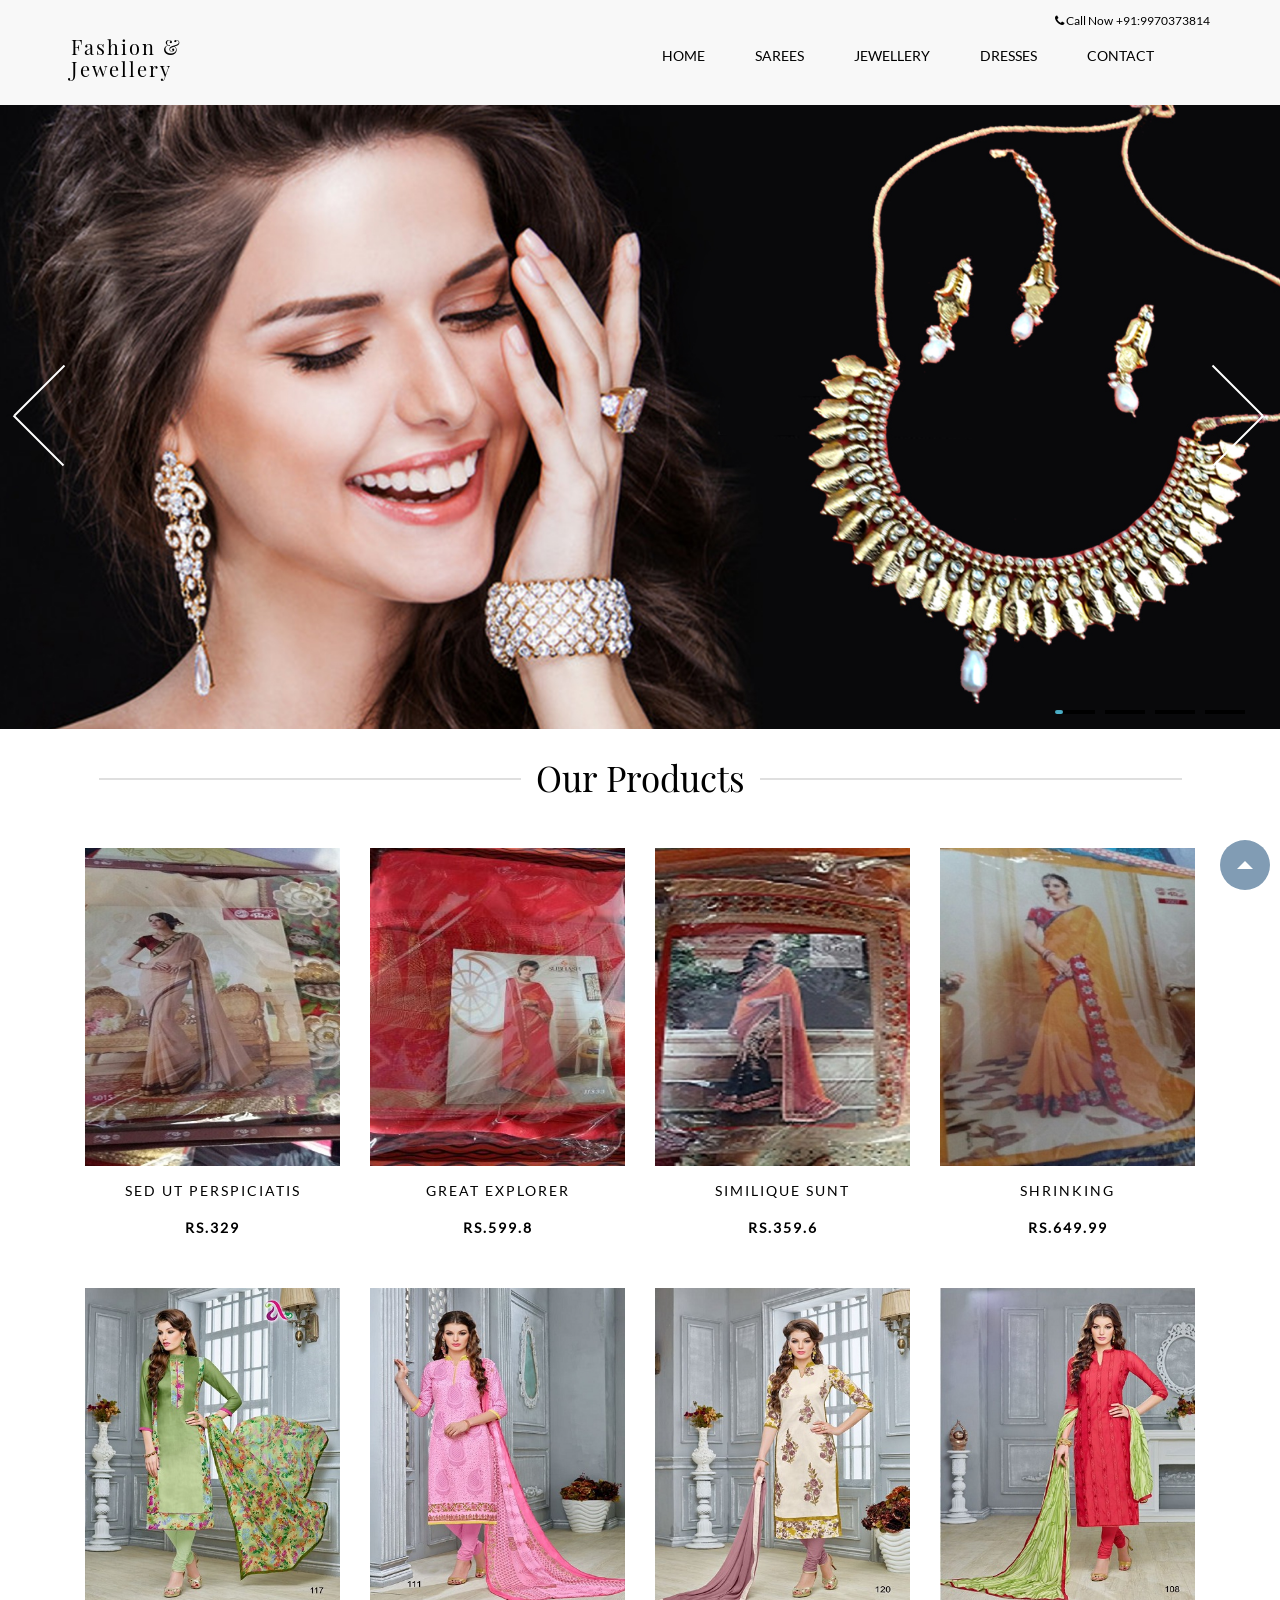
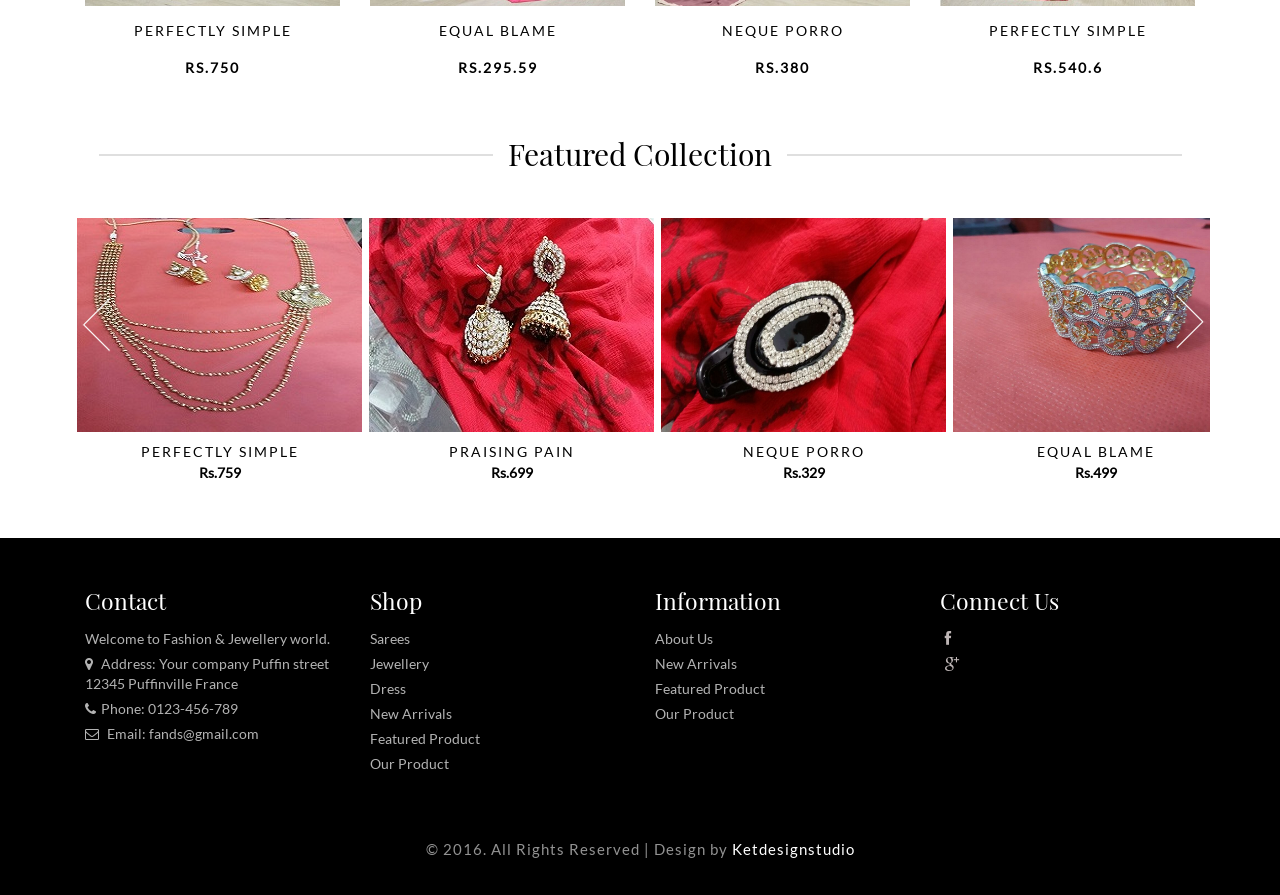
<file: sites/jewellery/index.html>
<!DOCTYPE html>
<html>
<head>
<title>Fashion & Jewellery</title>
<link href="css/bootstrap.css" rel='stylesheet' type='text/css' />
<!-- jQuery (necessary for Bootstrap's JavaScript plugins) -->
<script src="js/jquery.min.js"></script>
<!-- Custom Theme files -->
<link href="css/style.css" rel="stylesheet" type="text/css" media="all" />
<!--font awasome link-->
<link href="font-awesome/css/font-awesome.min.css" rel="stylesheet" />
<!-- Custom Theme files -->
<meta name="viewport" content="width=device-width, initial-scale=1">
<meta http-equiv="Content-Type" content="text/html; charset=utf-8" />
<script type="application/x-javascript"> addEventListener("load", function() { setTimeout(hideURLbar, 0); }, false); function hideURLbar(){ window.scrollTo(0,1); } </script>
<!--webfont-->
<!-- for bootstrap working -->
	<script type="text/javascript" src="js/bootstrap-3.1.1.min.js"></script>
<!-- //for bootstrap working -->
<!-- cart -->
	<script src="js/simpleCart.min.js"> </script>
<!-- cart -->
<!--scroll to top position-->
<script type='text/javascript'>
$(document).ready(function(){ 
    $(window).scroll(function(){ 
        if ($(this).scrollTop() > 100) { 
            $('#scroll').fadeIn(); 
        } else { 
            $('#scroll').fadeOut(); 
        } 
    }); 
    $('#scroll').click(function(){ 
        $("html, body").animate({ scrollTop: 0 }, 600); 
        return false; 
    }); 
});
</script>
<link rel="stylesheet" href="css/flexslider.css" type="text/css" media="screen" />
<!--home page start slider -->
<script src="js/jquery.min.js"></script>
<link rel="stylesheet" href="css/fwslider.css" media="all">
<script src="js/jquery-ui.min.js"></script>
<script src="js/fwslider.js"></script>
<!--end slider -->
</head>
<body>
	<!-- header-section-starts -->
	<div class="header">
	<div class="header-top-strip">
	<div class="container">
	<div class="header-top-left">
	<ul>
	<li><a href="account.html"><span class="glyphicon glyphicon-user"> </span>Login</a></li>
	<li><a href="register.html"><span class="glyphicon glyphicon-lock"> </span>Create an Account</a></li>			
	</ul>
	</div>
	<div class="header-right">
	<div class="cart box_1">
	<span class="phone-no"> <i class="icon-phone"></i> <span>Call Now</span></span>	
	<span class="phone-no">+91:9970373814</span>
	<div class="clearfix"> </div>
	</div>
	</div>
	<div class="clearfix"> </div>
	</div>
	</div>
	</div>
	<!-- header-section-ends -->
		<div class="banner-top">
		<div class="container">
				<nav class="navbar navbar-default" role="navigation">
	    <div class="navbar-header">
	        <button type="button" class="navbar-toggle" data-toggle="collapse" data-target="#bs-example-navbar-collapse-1">
		        <span class="sr-only">Toggle navigation</span>
		        <span class="icon-bar"></span>
		        <span class="icon-bar"></span>
		        <span class="icon-bar"></span>
	        </button>
				<div class="logo">
					<h1><a href="index.html"><p>Fashion & </p><p>Jewellery </p></a></h1>
				</div>
	    </div>
	    <!--/.navbar-header-->
	
	    <div class="collapse navbar-collapse" id="bs-example-navbar-collapse-1">
	        <ul class="nav navbar-nav">
			<li><a href="index.html">Home</a></li>
		        <li class="dropdown">
		            <a href="sarees.html">Sarees <b class="caret"></b></a>
		        </li>
		        <li class="dropdown">
		            <a href="jewellery.html">Jewellery <b class="caret"></b></a>
		        </li>
		        <li class="dropdown">
		        	<a href="dress.html">Dresses <b class="caret"></b></a>
		        </li>
					<li><a href="contact.html">CONTACT</a></li>
	        </ul>
	    </div>
	    <!--/.navbar-collapse-->
	</nav>
	<!--/.navbar-->
</div>
</div>
		<div class="banner">
	<!-- start slider -->
       <div id="fwslider">
         <div class="slider_container">
            <div class="slide"> 
                <!-- Slide image -->
               <img src="images/banner-01.jpg" class="img-responsive" alt=""/>
                <!-- /Slide image -->
            </div>
            <!-- /Duplicate to create more slides -->
            <div class="slide">
               <img src="images/banner-02.jpg" class="img-responsive" alt=""/>
            </div>
             <div class="slide">
               <img src="images/banner-03.jpg" class="img-responsive" alt=""/>
            </div>
            <div class="slide">
               <img src="images/banner-04.jpg" class="img-responsive" alt=""/>
            </div>
            <!--/slide -->
        </div>
        <div class="timers"></div>
        <div class="slidePrev"><span></span></div>
        <div class="slideNext"><span></span></div>
       </div>
       <!--/slider -->
      </div>		
	</div>
		</div>
		<!-- content-section-starts-here -->
		<div class="container">
			<div class="main-content">
				<div class="online-strip">
					<div class="col-md-4 follow-us">
						<h3>follow us : <a class="twitter" href="#"></a><a class="facebook" href="#"></a></h3>
					</div>
					<div class="col-md-4 shipping-grid">
						<div class="shipping">
							<img src="images/shipping.png" alt="" />
						</div>
						<div class="shipping-text">
							<h3>Free Shipping</h3>
							<p>on orders over Rs. 199</p>
						</div>
						<div class="clearfix"></div>
					</div>
					<div class="col-md-4 online-order">
						<p>Order online</p>
						<h3>Tel:999 4567 8902</h3>
					</div>
					<div class="clearfix"></div>
				</div>
				<div class="products-grid">
				<header>
					<h3 class="head text-center line-seperater"><span>Our Products</span></h3>
				</header>
					<div class="col-md-3 product simpleCart_shelfItem text-center">
						<a href="sarees.html"><img src="images/s1.jpg" alt="" /></a>
						<div class="mask">
							<a href="sarees.html">Quick View</a>
						</div>
						<a class="product_name" href="single.html">Sed ut perspiciatis</a>
						<p><a class="item_add" href="#"><i></i> <span class="item_price">Rs.329</span></a></p>
					</div>
					<div class="col-md-3 product simpleCart_shelfItem text-center">
						<a href="sarees.html"><img src="images/s2.jpg" alt="" /></a>
						<div class="mask">
							<a href="sarees.html">Quick View</a>
						</div>
						<a class="product_name" href="single.html">great explorer</a>
						<p><a class="item_add" href="#"><i></i> <span class="item_price">Rs.599.8</span></a></p>
					</div>
					<div class="col-md-3 product simpleCart_shelfItem text-center">
						<a href="sarees.html"><img src="images/s6.jpg" alt="" /></a>
						<div class="mask">
							<a href="single.html">Quick View</a>
						</div>
						<a class="product_name" href="single.html">similique sunt</a>
						<p><a class="item_add" href="#"><i></i> <span class="item_price">Rs.359.6</span></a></p>
					</div>
					<div class="col-md-3 product simpleCart_shelfItem text-center">
						<a href="sarees.html"><img src="images/s7.jpg" alt="" /></a>
						<div class="mask">
							<a href="sarees.html">Quick View</a>
						</div>
						<a class="product_name" href="single.html">shrinking </a>
						<p><a class="item_add" href="#"><i></i> <span class="item_price">Rs.649.99</span></a></p>
					</div>
					<div class="col-md-3 product simpleCart_shelfItem text-center">
						<a href="dress.html"><img src="images/d2.jpg" alt="" /></a>
						<div class="mask">
							<a href="dress.html">Quick View</a>
						</div>
						<a class="product_name" href="single.html">perfectly simple</a>
						<p><a class="item_add" href="#"><i></i> <span class="item_price">Rs.750</span></a></p>
					</div>
					<div class="col-md-3 product simpleCart_shelfItem text-center">
						<a href="dress.html"><img src="images/d3.jpg" alt="" /></a>
						<div class="mask">
							<a href="dress.html">Quick View</a>
						</div>
						<a class="product_name" href="single.html">equal blame</a>
						<p><a class="item_add" href="#"><i></i> <span class="item_price">Rs.295.59</span></a></p>
					</div>
					<div class="col-md-3 product simpleCart_shelfItem text-center">
						<a href="single.html"><img src="images/d4.jpg" alt="" /></a>
						<div class="mask">
							<a href="dress.html">Quick View</a>
						</div>
						<a class="product_name" href="single.html">Neque porro</a>
						<p><a class="item_add" href="#"><i></i> <span class="item_price">Rs.380</span></a></p>
					</div>
					<div class="col-md-3 product simpleCart_shelfItem text-center">
						<a href="single.html"><img src="images/d5.jpg" alt="" /></a>
						<div class="mask">
							<a href="dress.html">Quick View</a>
						</div>
						<a class="product_name" href="single.html">perfectly simple</a>
						<p><a class="item_add" href="#"><i></i> <span class="item_price">Rs.540.6</span></a></p>
					</div>
					<div class="clearfix"></div>
				</div>
			</div>

		</div>
		<div class="other-products">
		<div class="container">
			<h3 class="like text-center line-seperater"><span>Featured Collection</span></h3>        			
				     <ul id="flexiselDemo3">
						<li><a href="jewellery.html"><img src="images/j1slider.jpg" class="img-responsive" alt="" /></a>
							<div class="product liked-product simpleCart_shelfItem">
							<a class="like_name" href="jewellery.html">perfectly simple</a>
							<p><a class="item_add" href="#"><i></i> <span class=" item_price">Rs.759</span></a></p>
							</div>
						</li>
						<li><a href="jewellery.html"><img src="images/j2slider.jpg" class="img-responsive" alt="" /></a>						
							<div class="product liked-product simpleCart_shelfItem">
							<a class="like_name" href="jewellery.html">praising pain</a>
							<p><a class="item_add" href="#"><i></i> <span class=" item_price">Rs.699</span></a></p>
							</div>
						</li>
						<li><a href="jewellery.html"><img src="images/j3.jpg" class="img-responsive" alt="" /></a>
							<div class="product liked-product simpleCart_shelfItem">
							<a class="like_name" href="jewellery.html">Neque porro</a>
							<p><a class="item_add" href="#"><i></i> <span class=" item_price">Rs.329</span></a></p>
							</div>
						</li>
						<li><a href="jewellery.html"><img src="images/j4.jpg" class="img-responsive" alt="" /></a>
							<div class="product liked-product simpleCart_shelfItem">
							<a class="like_name" href="jewellery.html">equal blame</a>
							<p><a class="item_add" href="#"><i></i> <span class=" item_price">Rs.499</span></a></p>
							</div>
						</li>
						<li><a href="single.html"><img src="images/j5.jpg" class="img-responsive" alt="" /></a>
							<div class="product liked-product simpleCart_shelfItem">
							<a class="like_name" href="jewellery.html">perfectly simple</a>
							<p><a class="item_add" href="#"><i></i> <span class=" item_price">Rs.649</span></a></p>
							</div>
						</li>
				     </ul>
				    <script type="text/javascript">
					 $(window).load(function() {
						$("#flexiselDemo3").flexisel({
							visibleItems: 4,
							animationSpeed: 1000,
							autoPlay: true,
							autoPlaySpeed: 3000,    		
							pauseOnHover: true,
							enableResponsiveBreakpoints: true,
					    	responsiveBreakpoints: { 
					    		portrait: { 
					    			changePoint:480,
					    			visibleItems: 1
					    		}, 
					    		landscape: { 
					    			changePoint:640,
					    			visibleItems: 2
					    		},
					    		tablet: { 
					    			changePoint:768,
					    			visibleItems: 3
					    		}
					    	}
					    });
					    
					});
				   </script>
				   <script type="text/javascript" src="js/jquery.flexisel.js"></script>
				   </div>
				   </div>
		<!-- content-section-ends-here -->
		<div class="news-letter">
			<div class="container">
				<div class="join">
					<h6>JOIN OUR MAILING LIST</h6>
					<div class="sub-left-right">
						<form>
							<input type="text" value="Enter Your Email Here" onfocus="this.value = '';" onblur="if (this.value == '') {this.value = 'Enter Your Email Here';}" />
							<input type="submit" value="SUBSCRIBE" />
						</form>
					</div>
					<div class="clearfix"> </div>
				</div>
			</div>
		</div>
		<!--scroll to top -->
		<div class="srolltop">
		<a href="javascript:void(0);" id="scroll" title="Scroll to Top" style="display: none;">Top<span></span></a>
		</div>
		<div class="footer">
		<div class="container">
		 <div class="footer_top">
			<div class="span_of_4">
				<div class="col-md-3 span1_of_4">
					<h4>Contact</h4>
					<ul class="f_nav">
					    <li><p>Welcome to <i>Fashion & Jewellery</i> world.</p></li>
						<li><p><span><i class="icon-map-marker iconspace"></i></span> Address: Your company Puffin street 12345 Puffinville France</p></li>
						<li><p><span><i class="icon-phone iconspace"></i>Phone: 0123-456-789</span></p></li>
						<li><p><span><i class="icon-envelope-alt iconspace"></i></span> Email: fands@gmail.com</p></li>
					</ul>	
				</div>
				<div class="col-md-3 span1_of_4">
					<h4>Shop</h4>
					<ul class="f_nav">
					    <li><a href="#">sarees</a></li>
						<li><a href="#">jewellery</a></li>
						<li><a href="#">dress</a></li>
					    <li><a href="#">new arrivals</a></li>
						<li><a href="#">featured product</a></li>
						<li><a href="#">our product</a></li>
					</ul>	
				</div>
				<div class="col-md-3 span1_of_4">
					<h4>Information</h4>
					<ul class="f_nav">
						<li><a href="account.html">About Us</a></li>
						<li><a href="#">new arrivals</a></li>
						<li><a href="#">featured product</a></li>
						<li><a href="#">our product</a></li>
					</ul>				
				</div>
				<div class="col-md-3 span1_of_4">
					<h4>Connect Us</h4>
					<ul class="f_nav">
						<li><a href="#"><i class="icon-facebook follow"></i></a></li>
						<li><a href="#"><i class="icon-google-plus follow"></i></a></li>
					</ul>
				</div>
				<div class="clearfix"></div>
				</div>
		  </div>
		  <div class="cards text-center">
				<img src="images/cards.jpg" alt="" />
		  </div>
		  <div class="copyright text-center">
				<p>© 2016. All Rights Reserved | Design by   <a href="#">  Ketdesignstudio</a></p>
		  </div>
		</div>
		</div>
</body>
</html>
</file>
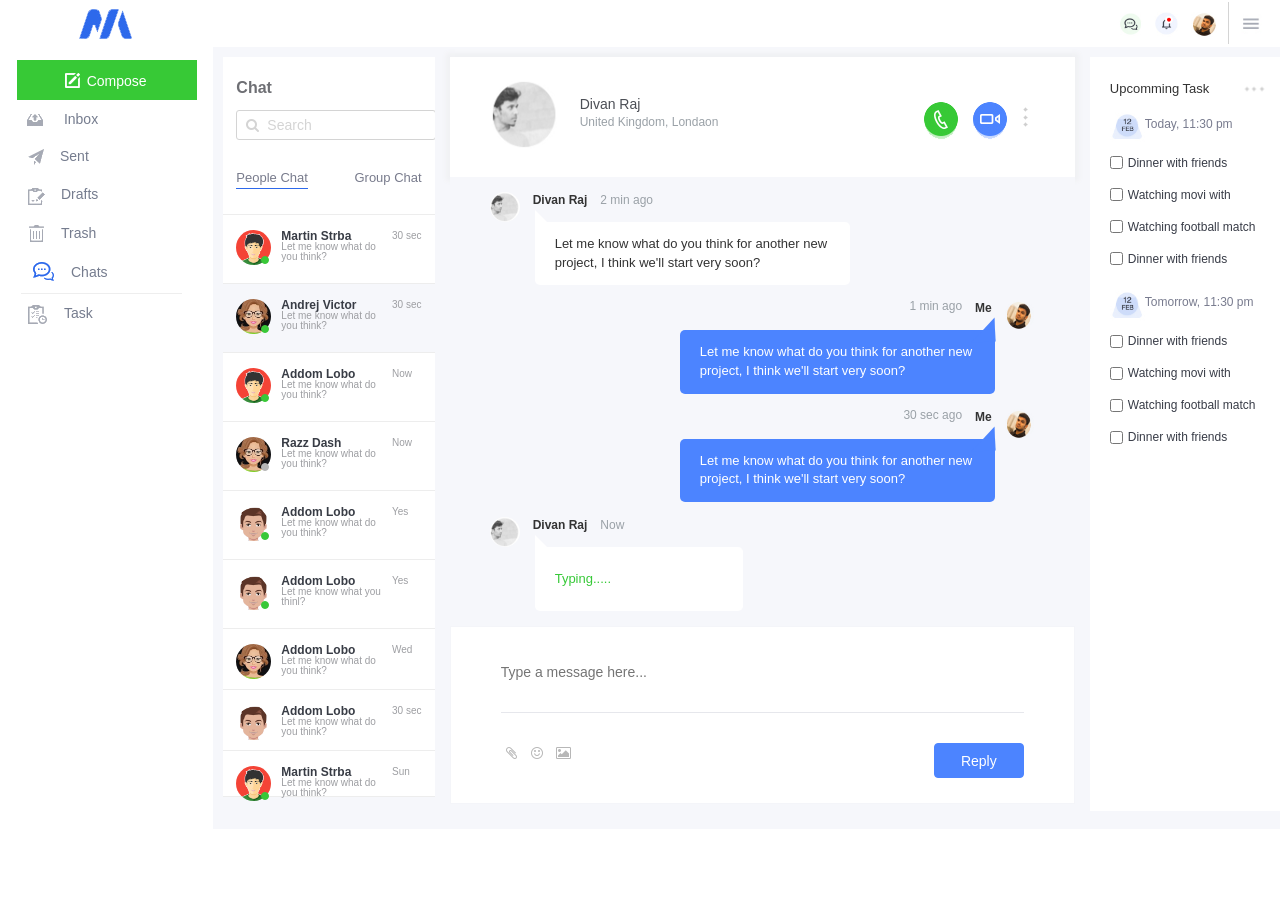
<file: sites/medico/index.html>
<!DOCTYPE html>
<html>
   <head>
      <title>Medico</title>
      <meta charset="utf-8">
      <meta http-equiv="X-UA-Compatible" content="IE=edge">
      <meta name="viewport" content="width=device-width, initial-scale=1">
      <link rel="stylesheet" type="text/css" href="css/bootstrap.min.css">
      <link rel="stylesheet" type="text/css" href="css/style.css">
      <link rel="stylesheet" type="text/css" href="fonts/font-awesome/css/font-awesome.min.css">
   </head>
   <body>
      <div class="container-fluid">
         <div class="toprmenu">
            <ul>
               <span id="hide">
                  <li><a href="#"><img src="images/t1.png" alt="icon" /></a></li>
                  <li><a href="#"><img src="images/t2.png" alt="icon" /></a></li>
                  <li><a href="#"><img src="images/t3.png" alt="icon" /></a></li>
               </span>
               <li class="barline"><a href="#"><img src="images/t4.png" alt="icon" style="margin-left: 10px;"/></a></li>
            </ul>
         </div>
         <div class="row">
            <div class="col-md-2 text-center">
               <p><img src="images/logo.png" alt="logo">
               </p>
               <button class="composebtn">
               <img src="images/compose.png" alt="compose" /><span>Compose</span>
               </button>
               <!--compose menu start-->
               <nav class="navbar firstnav">
                  <div class="container-fluid" style="padding: 0px;">
                     <div class="navbar-header">
                        <button type="button" class="navbar-toggle collapsed composebtn-mob" data-toggle="collapse" data-target="#navbar" aria-expanded="false" aria-controls="navbar">
                        <span class="sr-only">Toggle navigation</span>
                        <img src="images/compose.png" alt="compose" /><span>Compose</span>
                        </button>
                     </div>
                     <div id="navbar" class="navbar-collapse collapse" style="padding-left: 5px;">
                        <ul class="nav compose-menu">
                           <li class="active"><a href="#"><img src="images/1.png" alt="icon"/> Inbox</a></li>
                           <li><a href="#"><img src="images/2.png" alt="icon"/>Sent</a></li>
                           <li><a href="#"><img src="images/3.png" alt="icon"/>Drafts</a></li>
                           <li><a href="#"><img src="images/4.png" alt="icon"/>Trash</a></li>
                           <li><a href="#"><img src="images/5.png" alt="icon"/>Chats</a></li>
                           <li>
                              <hr style="margin:0px;">
                           </li>
                           <li><a href="#"><img src="images/6.png" alt="icon"/>Task</a></li>
                        </ul>
                     </div>
                  </div>
               </nav>
               <!--compose menu end-->
            </div>
            <div class="col-md-10 text-center outersection">
               <div class="col-md-3 userlist-outer">
                  <div class="userlist">
                     <div class="userlistinner">
                        <p>Chat</p>
                        <input type="search" value="Search" class="searchbtn">
                        <i class="fa fa-search" aria-hidden="true" id="icon"></i>
                        <div class="chat-type">
                           <div class="peoplechat">People Chat</div>
                           <div class="groupchat">Group Chat</div>
                        </div>
                     </div>
                     <div class="demo"></div>
                     <div class="user-profile2">
                        <div class="userphoto"><a href="accountsetting.html" target="_blank"><img src="images/av.png" class="img-circle img-responsive" alt=""/></a><span class="onlinesign">k</span>
                        </div>
                        <div class="usertext">
                           <p>Martin Strba</p>
                           <p>Let me know what do you think?</p>
                        </div>
                        <div class="usertime">
                           <p>30 sec</p>
                        </div>
                     </div>
                     <div class="user-profile2 active">
                        <div class="userphoto"><a href="accountsetting.html" target="_blank"><img src="images/av2.jpg" class="img-circle img-responsive" alt=""></a><span class="onlinesign">k</span>
                        </div>
                        <div class="usertext">
                           <p>Andrej Victor</p>
                           <p>Let me know what do you think?</p>
                        </div>
                        <div class="usertime">
                           <p>30 sec</p>
                        </div>
                     </div>
                     <div class="user-profile2">
                        <div class="userphoto">
                           <a href="accountsetting.html" target="_blank"><img src="images/av.png" class="img-circle img-responsive" alt=""></a><span class="onlinesign">k</span>
                        </div>
                        <div class="usertext">
                           <p>Addom Lobo</p>
                           <p>Let me know what do you think?</p>
                        </div>
                        <div class="usertime">
                           <p>Now</p>
                        </div>
                     </div>
                     <div class="user-profile2">
                        <div class="userphoto"><img src="images/av2.jpg" class="img-circle img-responsive" alt=""><span class="onlinesign2">k</span>
                        </div>
                        <div class="usertext">
                           <p>Razz Dash</p>
                           <p>Let me know what do you think?</p>
                        </div>
                        <div class="usertime">
                           <p>Now</p>
                        </div>
                     </div>
                     <div class="user-profile2">
                        <div class="userphoto"><img src="images/av3.png" class="img-circle img-responsive" alt=""><span class="onlinesign">k</span>
                        </div>
                        <div class="usertext">
                           <p>Addom Lobo</p>
                           <p>Let me know what do you think?</p>
                        </div>
                        <div class="usertime">
                           <p>Yes</p>
                        </div>
                     </div>
                     <div class="user-profile2">
                        <div class="userphoto"><img src="images/av3.png" class="img-circle img-responsive" alt=""><span class="onlinesign">k</span>
                        </div>
                        <div class="usertext">
                           <p>Addom Lobo</p>
                           <p>Let me know what you thinl?</p>
                        </div>
                        <div class="usertime">
                           <p>Yes</p>
                        </div>
                     </div>
                     <div class="user-profile2">
                        <div class="userphoto"><img src="images/av2.jpg" class="img-circle img-responsive" alt="">
                        </div>
                        <div class="usertext">
                           <p>Addom Lobo</p>
                           <p>Let me know what do you think?</p>
                        </div>
                        <div class="usertime">
                           <p>Wed</p>
                        </div>
                     </div>
                     <div class="user-profile2">
                        <div class="userphoto"><img src="images/av3.png" class="img-circle img-responsive" alt="">
                        </div>
                        <div class="usertext">
                           <p>Addom Lobo</p>
                           <p>Let me know what do you think?</p>
                        </div>
                        <div class="usertime">
                           <p>30 sec</p>
                        </div>
                     </div>
                     <div class="user-profile2">
                        <div class="userphoto"><img src="images/av.png" class="img-circle img-responsive" alt=""><span class="onlinesign">k</span>
                        </div>
                        <div class="usertext">
                           <p>Martin Strba</p>
                           <p>Let me know what do you think?</p>
                        </div>
                        <div class="usertime">
                           <p>Sun</p>
                        </div>
                     </div>
                  </div>
               </div>
               <div class="col-md-6 chatsection" style="background-color:#f6f7fb;">
                  <div class="comment1">
                     <div class="user">
                        <div class="user-profile">
                           <a href="accountsetting.html" target="_blank"><img src="images/divan.png" class="img-circle img-responsive" alt="user picture"/></a>
                           <!-- <span class="onlinesign2">k</span> -->
                        </div>
                        <div class="user-name">
                           <p>Divan Raj</p>
                           <p>United Kingdom, Londaon</p>
                        </div>
                     </div>
                     <div class="user2">
                        <img src="images/phone.png" alt="phone"/>
                        <img src="images/video.png" alt="video"/>
                        <span class="dots"><img src="images/dot.png" alt="dots"/></span>
                     </div>
                  </div>
                  <div class="comment2">
                     <div class="send-cmt">
                        <img src="images/divan.png" class="img-circle img-responsive" alt=""/><span class="sender-name">Divan Raj</span>
                        <span class="sender-time">2 min ago</span>
                     </div>
                     <!-- <div class="sender-cmttext"></div> -->
                     <div class="talk-bubble tri-right btm-right">
                        <div class="talktext">
                           <p>Let me know what do you think for another new project, I think we'll start very soon?</p>
                        </div>
                     </div>
                  </div>
                  <div class="comment3">
                     <div class="send-cmt">
                        <img src="images/me.png" class="img-circle img-responsive" alt=""/><span class="sender-name">Me</span>
                        <span class="sender-time">1 min ago</span>
                     </div>
                     <!-- <div class="sender-cmttext"></div> -->
                     <div class="talk-bubble tri-right btm-right">
                        <div class="talktext">
                           <p>Let me know what do you think for another new project, I think we'll start very soon?</p>
                        </div>
                     </div>
                  </div>
                  <div class="comment3">
                     <div class="send-cmt">
                        <img src="images/me.png" class="img-circle img-responsive" alt=""/><span class="sender-name">Me</span>
                        <span class="sender-time">30 sec ago</span>
                     </div>
                     <!-- <div class="sender-cmttext"></div> -->
                     <div class="talk-bubble tri-right btm-right">
                        <div class="talktext">
                           <p>Let me know what do you think for another new project, I think we'll start very soon?</p>
                        </div>
                     </div>
                  </div>
                  <div class="comment2">
                     <div class="send-cmt">
                        <img src="images/divan.png" class="img-circle img-responsive" alt=""/><span class="sender-name">Divan Raj</span>
                        <span class="sender-time">Now</span>
                     </div>
                     <!-- <div class="sender-cmttext"></div> -->
                     <div class="talk-bubble tri-right btm-right" style="width:auto;margin-bottom:15px;">
                        <div class="talktext">
                           <input type="text" placeholder="Typing.....">
                           <!-- <p><span style="color: #37c938;">Typing......</span> </p> -->
                        </div>
                     </div>
                  </div>
                  <div class="commentreply-section">
                     <input type="text" class="text" placeholder="Type a message here..."/>
                     <p class="line">.</p>
                     <div class="buttons">
                        <div class="buttons-icon">
                           <span><i class="fa fa-paperclip" aria-hidden="true"></i></span>
                           <span><i class="fa fa-smile-o" aria-hidden="true"></i></span>
                           <span><i class="fa fa-picture-o" aria-hidden="true"></i></span>
                        </div>
                        <div class="buttons-replay">
                           <button>Reply</button>
                        </div>
                     </div>
                  </div>
               </div>
               <div class="col-md-3 tasksection1">
                  <div class="tasksection">
                     <p class="cmgtask">Upcomming Task</p>
                     <p class="dotstask"><img src="images/dot.png" alt="dots"/></p>
                  </div>
                  <div class="date">
                     <span class="date1"><img src="images/d1.png" alt="date" /></span>
                     <span class="date2">Today, 11:30 pm</span>
                  </div>
                  <div class="task-list">
                     <p>
                        <input type="checkbox"><span class="chk">Dinner with friends</span>
                     </p>
                     <p>
                        <input type="checkbox"><span class="chk">Watching movi with</span>
                     </p>
                     <p>
                        <input type="checkbox"><span class="chk">Watching football match</span>
                     </p>
                     <p>
                        <input type="checkbox"><span class="chk">Dinner with friends</span>
                     </p>
                  </div>
                  <div class="date">
                     <span class="date1"><img src="images/d1.png" alt="date" /></span>
                     <span class="date2">Tomorrow, 11:30 pm</span>
                  </div>
                  <div class="task-list bottomspace">
                     <p>
                        <input type="checkbox"><span class="chk">Dinner with friends</span>
                     </p>
                     <p><input type="checkbox"><span class="chk">Watching movi with</span></p>
                     <p><input type="checkbox"><span class="chk">Watching football match</span></p>
                     <p><input type="checkbox"><span class="chk">Dinner with friends</span></p>
                  </div>
               </div>
            </div>
         </div>
      </div>
      <script src="https://ajax.googleapis.com/ajax/libs/jquery/1.12.4/jquery.min.js"></script>
      <script src="js/bootstrap.min.js"></script>
   </body>
</html>
</file>
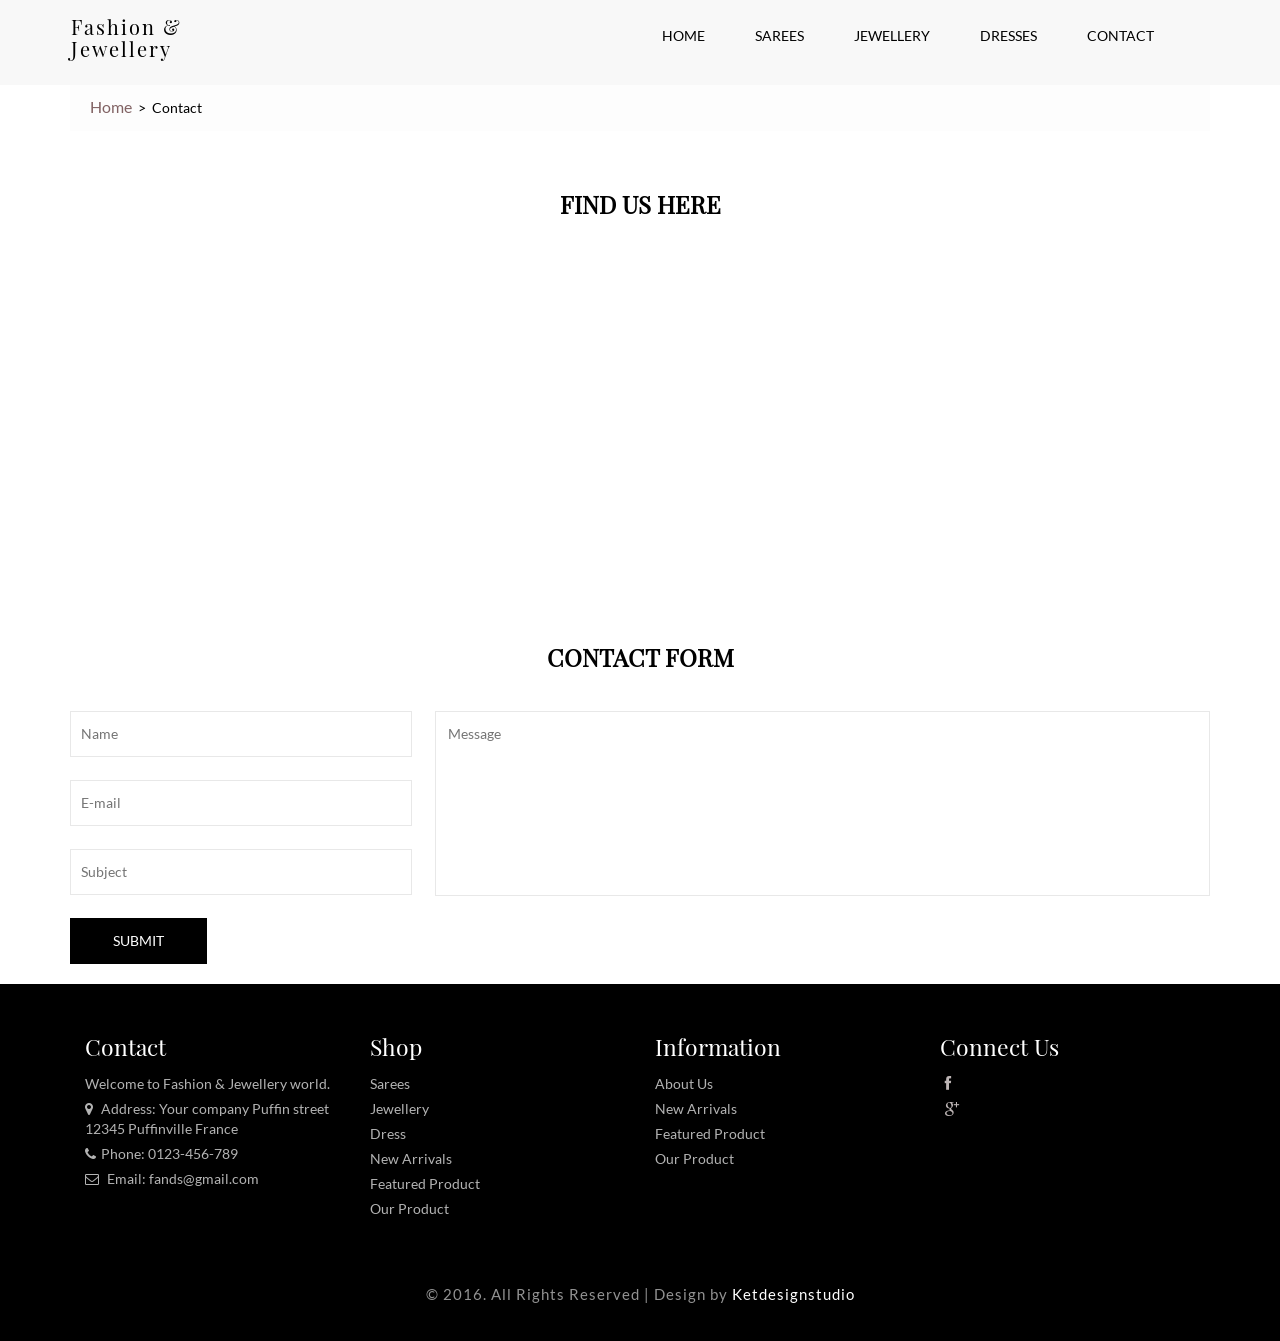
<file: sites/jewellery/contact.html>
<!DOCTYPE html>
<html>
<head>
<title>Fashion & Jewellery</title>
<link href="css/bootstrap.css" rel='stylesheet' type='text/css' />
<!-- jQuery (necessary for Bootstrap's JavaScript plugins) -->
<script src="js/jquery.min.js"></script>
<!-- Custom Theme files -->
<link href="css/style.css" rel="stylesheet" type="text/css" media="all" />
<!--font awasome link-->
<link href="font-awesome/css/font-awesome.min.css" rel="stylesheet" />
<!-- Custom Theme files -->
<meta name="viewport" content="width=device-width, initial-scale=1">
<meta http-equiv="Content-Type" content="text/html; charset=utf-8" />
<meta name="keywords"/>
<script type="application/x-javascript"> addEventListener("load", function() { setTimeout(hideURLbar, 0); }, false); function hideURLbar(){ window.scrollTo(0,1); } </script>
<!--webfont-->
<!-- for bootstrap working -->
	<script type="text/javascript" src="js/bootstrap-3.1.1.min.js"></script>
<!-- //for bootstrap working -->
<!-- cart -->
	<script src="js/simpleCart.min.js"> </script>
<!-- cart -->
<link rel="stylesheet" href="css/flexslider.css" type="text/css" media="screen" />
</head>
<body>
	<!-- header-section-starts -->
	<div class="header">
	<div class="header-top-strip">
		<div class="container test">
		<div class="header-right">
		<div class="cart box_1">
		<div class="clearfix"> </div>
		</div>
		</div>
		<div class="clearfix"> </div>
		</div>
		</div>
	</div>
	<!-- header-section-ends -->
	<div class="inner-banner">
		<div class="container">
			<div class="banner-top inner-head">
				<nav class="navbar navbar-default" role="navigation">
	    <div class="navbar-header">
	        <button type="button" class="navbar-toggle" data-toggle="collapse" data-target="#bs-example-navbar-collapse-1">
		        <span class="sr-only">Toggle navigation</span>
		        <span class="icon-bar"></span>
		        <span class="icon-bar"></span>
		        <span class="icon-bar"></span>
	        </button>
				<div class="logo">
					<h1><a href="index.html"><p>Fashion & </p><p>Jewellery </p></a></h1>
				</div>
	    </div>
	    <!--/.navbar-header-->
	     <div class="collapse navbar-collapse" id="bs-example-navbar-collapse-1">
	        <ul class="nav navbar-nav">
			<li><a href="index.html">Home</a></li>
		        <li class="dropdown">
		            <a href="sarees.html">Sarees <b class="caret"></b></a>
		        </li>
		        <li class="dropdown">
		            <a href="jewellery.html">Jewellery <b class="caret"></b></a>
		        </li>
		        <li class="dropdown">
		        	<a href="dress.html">Dresses <b class="caret"></b></a>
		        </li>
					<li><a href="contact.html">CONTACT</a></li>
	        </ul>
	    </div>
	    <!--/.navbar-collapse-->
	</nav>
	<!--/.navbar-->
</div>
	</div>
		</div>
		
<!-- contact-page -->
<div class="contact">
	<div class="container">
	<div class="dreamcrub">
			   	 <ul class="breadcrumbs">
                    <li class="home">
                       <a href="index.html" title="Go to Home Page">Home</a>&nbsp;
                       <span>&gt;</span>
                    </li>
                    <li class="women">
                       Contact
                    </li>
                </ul>
                <ul class="previous">
                	<li><a href="index.html">Back to Previous Page</a></li>
                </ul>
                <div class="clearfix"></div>
			   </div>
		<div class="contact-info">
			<h2>FIND US HERE</h2>
		</div>
		<div class="contact-map">
			<iframe src="https://www.google.com/maps/embed?pb=!1m18!1m12!1m3!1d6632.248000703498!2d151.265683!3d-33.7832959!2m3!1f0!2f0!3f0!3m2!1i1024!2i768!4f13.1!3m3!1m2!1s0x6b12abc7edcbeb07%3A0x5017d681632bfc0!2sManly+Vale+NSW+2093%2C+Australia!5e0!3m2!1sen!2sin!4v1433329298259" style="border:0"></iframe>
		</div>
		<div class="contact-form">
			<div class="contact-info">
				<h3>CONTACT FORM</h3>
			</div>
			<form>
				<div class="contact-left">
					<input type="text" placeholder="Name" required>
					<input type="text" placeholder="E-mail" required>
					<input type="text" placeholder="Subject" required>
				</div>
				<div class="contact-right">
					<textarea placeholder="Message" required></textarea>
				</div>
				<div class="clearfix"></div>
				<input type="submit" value="SUBMIT">
			</form>
		</div>
	</div>
</div>
<!-- //contact-page -->

		<div class="news-letter">
			<div class="container">
				<div class="join">
					<h6>JOIN OUR MAILING LIST</h6>
					<div class="sub-left-right">
						<form>
							<input type="text" value="Enter Your Email Here" onfocus="this.value = '';" onblur="if (this.value == '') {this.value = 'Enter Your Email Here';}" />
							<input type="submit" value="SUBSCRIBE" />
						</form>
					</div>
					<div class="clearfix"> </div>
				</div>
			</div>
		</div>
		<div class="footer">
		<div class="container">
		 <div class="footer_top">
			<div class="span_of_4">
				<div class="col-md-3 span1_of_4">
					<h4>Contact</h4>
					<ul class="f_nav">
					    <li><p>Welcome to <i>Fashion & Jewellery</i> world.</p></li>
						<li><p><span><i class="icon-map-marker iconspace"></i></span> Address: Your company Puffin street 12345 Puffinville France</p></li>
						<li><p><span><i class="icon-phone iconspace"></i>Phone: 0123-456-789</span></p></li>
						<li><p><span><i class="icon-envelope-alt iconspace"></i></span> Email: fands@gmail.com</p></li>
					</ul>	
				</div>
				<div class="col-md-3 span1_of_4">
					<h4>Shop</h4>
					<ul class="f_nav">
					    <li><a href="#">sarees</a></li>
						<li><a href="#">jewellery</a></li>
						<li><a href="#">dress</a></li>
					    <li><a href="#">new arrivals</a></li>
						<li><a href="#">featured product</a></li>
						<li><a href="#">our product</a></li>
					</ul>	
				</div>
				<div class="col-md-3 span1_of_4">
					<h4>Information</h4>
					<ul class="f_nav">
						<li><a href="account.html">About Us</a></li>
						<li><a href="#">new arrivals</a></li>
						<li><a href="#">featured product</a></li>
						<li><a href="#">our product</a></li>
					</ul>				
				</div>
				<div class="col-md-3 span1_of_4">
					<h4>Connect Us</h4>
					<ul class="f_nav">
						<li><a href="#"><i class="icon-facebook follow"></i></a></li>
						<li><a href="#"><i class="icon-google-plus follow"></i></a></li>
					</ul>
				</div>
				<div class="clearfix"></div>
				</div>
		  </div>
		  <div class="cards text-center">
				<img src="images/cards.jpg" alt="" />
		  </div>
		  <div class="copyright text-center">
				<p>© 2016. All Rights Reserved | Design by   <a href="#">  Ketdesignstudio</a></p>
		  </div>
		</div>
		</div>
</body>
</html>
</file>
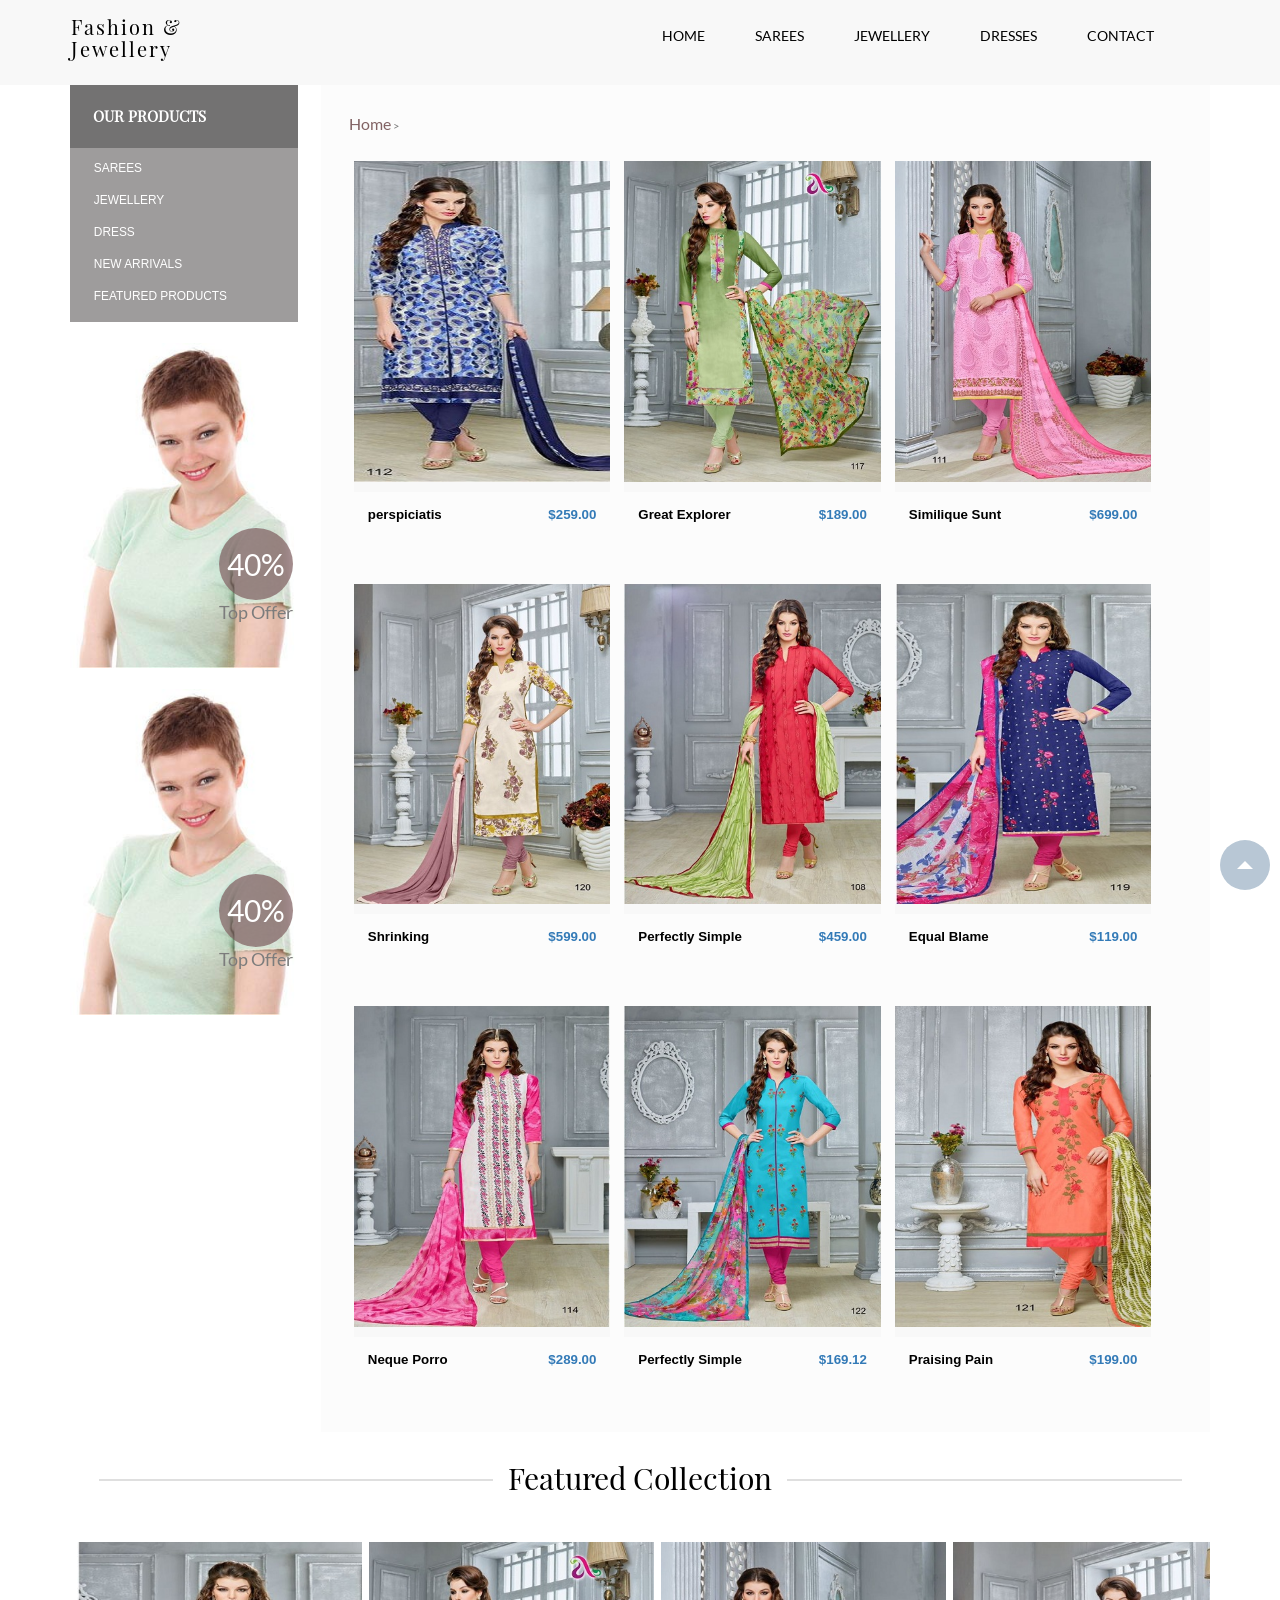
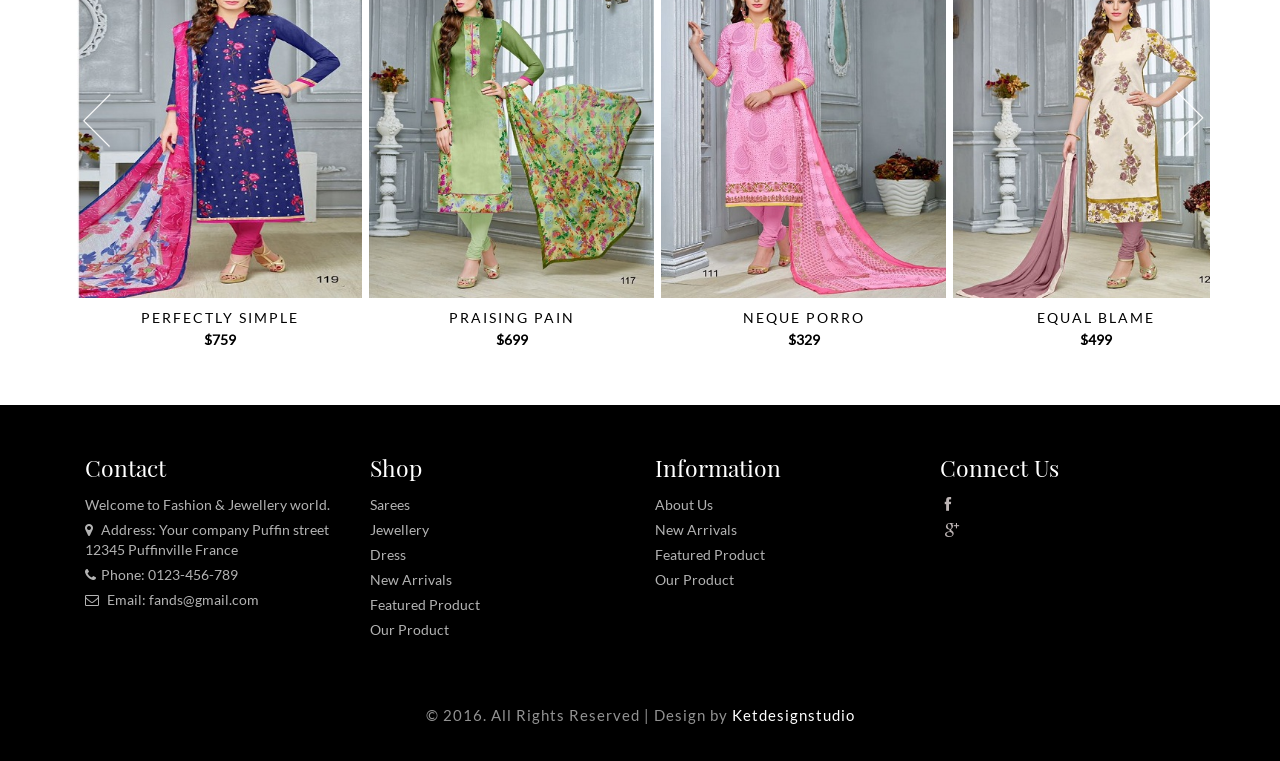
<file: sites/jewellery/dress.html>
<!DOCTYPE html>
<html>
<head>
<title>Fashion & Jewellery</title>
<link href="css/bootstrap.css" rel='stylesheet' type='text/css' />
<!-- jQuery (necessary for Bootstrap's JavaScript plugins) -->
<script src="js/jquery.min.js"></script>
<!-- Custom Theme files -->
<link href="css/style.css" rel="stylesheet" type="text/css" media="all" />
<link href="css/component.css" rel='stylesheet' type='text/css' />
<!--font awasome link-->
<link href="font-awesome/css/font-awesome.min.css" rel="stylesheet" />
<!-- Custom Theme files -->
<meta name="viewport" content="width=device-width, initial-scale=1">
<meta http-equiv="Content-Type" content="text/html; charset=utf-8" />
<meta name="keywords"/>
<script type="application/x-javascript"> addEventListener("load", function() { setTimeout(hideURLbar, 0); }, false); function hideURLbar(){ window.scrollTo(0,1); } </script>
<!--webfont-->
<!-- for bootstrap working -->
	<script type="text/javascript" src="js/bootstrap-3.1.1.min.js"></script>
<!-- //for bootstrap working -->
<!-- cart -->
	<script src="js/simpleCart.min.js"> </script>
<!-- cart -->
<!--scroll to top position-->
<script type='text/javascript'>
$(document).ready(function(){ 
    $(window).scroll(function(){ 
        if ($(this).scrollTop() > 100) { 
            $('#scroll').fadeIn(); 
        } else { 
            $('#scroll').fadeOut(); 
        } 
    }); 
    $('#scroll').click(function(){ 
        $("html, body").animate({ scrollTop: 0 }, 600); 
        return false; 
    }); 
});
</script>
<link rel="stylesheet" href="css/flexslider.css" type="text/css" media="screen" />
</head>
<body>
	<!-- header-section-starts -->
	<div class="header">
	<div class="header-top-strip">
		<div class="container test">
		<div class="header-right">
		<div class="cart box_1">
		<div class="clearfix"> </div>
		</div>
		</div>
		<div class="clearfix"> </div>
		</div>
		</div>
	</div>
	<!-- header-section-ends -->
	<div class="inner-banner">
		<div class="container">
			<div class="banner-top inner-head">
				<nav class="navbar navbar-default" role="navigation">
	    <div class="navbar-header">
	        <button type="button" class="navbar-toggle" data-toggle="collapse" data-target="#bs-example-navbar-collapse-1">
		        <span class="sr-only">Toggle navigation</span>
		        <span class="icon-bar"></span>
		        <span class="icon-bar"></span>
		        <span class="icon-bar"></span>
	        </button>
				<div class="logo">
					<h1><a href="index.html"><p>Fashion & </p><p>Jewellery </p></a></h1>
				</div>
	    </div>
	    <!--/.navbar-header-->
	    <div class="collapse navbar-collapse" id="bs-example-navbar-collapse-1">
	        <ul class="nav navbar-nav">
			<li><a href="index.html">Home</a></li>
		        <li class="dropdown">
		            <a href="sarees.html">Sarees <b class="caret"></b></a>
		        </li>
		        <li class="dropdown">
		            <a href="jewellery.html">Jewellery <b class="caret"></b></a>
		        </li>
		        <li class="dropdown">
		        	<a href="dress.html">Dresses <b class="caret"></b></a>
		        </li>
					<li><a href="contact.html">CONTACT</a></li>
	        </ul>
	    </div>
	
	    <!--/.navbar-collapse-->
	</nav>
	<!--/.navbar-->
</div>
	</div>
		</div>
		
		<!-- content-section-starts -->
	<div class="container">
	   <div class="products-page">
			<div class="products">
				<div class="product-listy">
					<h2>our Products</h2>
					<ul class="product-list">
						<li><a href="">Sarees</a></li>
						<li><a href="">Jewellery</a></li>
						<li><a href="">Dress</a></li>
						<li><a href="">New Arrivals</a></li>
						<li><a href="">Featured Products</li>
					</ul>
				</div>
				<div class="latest-bis">
					<img src="images/l4.jpg" class="img-responsive" alt="" />
					<div class="offer">
						<p>40%</p>
						<small>Top Offer</small>
					</div>
				</div> 
				<div class="latest-bis">
					<img src="images/l4.jpg" class="img-responsive" alt="" />
					<div class="offer">
						<p>40%</p>
						<small>Top Offer</small>
					</div>
				</div> 	
			</div>
			<div class="new-product">
				<div class="new-product-top">
					<ul class="product-top-list">
						<li><a href="index.html">Home</a>&nbsp;<span>&gt;</span></li>
						<li><span class="act">Best Sales</span>&nbsp;</li>
					</ul>
					<p class="back"><a href="index.html">Back to Previous</a></p>
					<div class="clearfix"></div>
				</div>
				<div class="mens-toolbar">
                 <div class="sort">
               	   <div class="sort-by">
			            <label>Sort By</label>
			            <select>
			                            <option value="">
			                    Position                </option>
			                            <option value="">
			                    Name                </option>
			                            <option value="">
			                    Price                </option>
			            </select>
			            <a href=""><img src="images/arrow2.gif" alt="" class="v-middle"></a>
	                   </div>
	    		     </div>
		    	        <ul class="women_pagenation">
					     <li>Page:</li>
					     <li class="active"><a href="#">1</a></li>
					     <li><a href="#">2</a></li>
				  	    </ul>
	               		 <div class="clearfix"></div>		
			        </div>
			        <div id="cbp-vm" class="cbp-vm-switcher cbp-vm-view-grid">
					<div class="cbp-vm-options">
						<a href="#" class="cbp-vm-icon cbp-vm-grid cbp-vm-selected" data-view="cbp-vm-view-grid" title="grid">Grid View</a>
						<a href="#" class="cbp-vm-icon cbp-vm-list" data-view="cbp-vm-view-list" title="list">List View</a>
					</div>
					<div class="pages">   
        	 <div class="limiter visible-desktop">
               <label>Show</label>
                  <select>
                            <option value="" selected="selected">
                    9                </option>
                            <option value="">
                    15                </option>
                            <option value="">
                    30                </option>
                  </select> per page        
               </div>
       	   </div>
					<div class="clearfix"></div>
					<ul>
					  <li>
							<a class="cbp-vm-image" href="dressview.html">
								<div class="simpleCart_shelfItem">
							 <div class="view view-first">
					   		  <div class="inner_content clearfix">
								<div class="product_image">
									<img src="images/d1.jpg" class="img-responsive" alt=""/>
									<div class="mask">
			                       		<div class="info">Quick View</div>
					                  </div>
									<div class="product_container">
									   <div class="cart-left">
										 <p class="title">perspiciatis</p>
									   </div>
									   <div class="pricey"><span class="item_price">$259.00</span></div>
									   <div class="clearfix"></div>
								     </div>		
								  </div>
			                     </div>
		                      </div>
		                    </a>
							<div class="cbp-vm-details">
								Silver beet shallot wakame tomatillo salsify mung bean beetroot groundnut.
							</div>
							<a class="cbp-vm-icon cbp-vm-add item_add" href="#">Add to cart</a>
							</div>
						</li>
						<li>
							<a class="cbp-vm-image" href="dressview.html">
								<div class="simpleCart_shelfItem">
							  <div class="view view-first">
					   		  <div class="inner_content clearfix">
								<div class="product_image">
									<img src="images/d2.jpg" class="img-responsive" alt=""/>
									<div class="mask">
			                       		<div class="info">Quick View</div>
					                  </div>
									<div class="product_container">
									   <div class="cart-left">
										 <p class="title">Great Explorer</p>
									   </div>
									   <div class="pricey"><span class="item_price">$189.00</span></div>
									   <div class="clearfix"></div>
								     </div>		
								  </div>
			                     </div>
		                      </div>
							 </a>
							<div class="cbp-vm-details">
								Wattle seed bunya nuts spring onion okra garlic bitterleaf zucchini.
							</div>
							<a class="cbp-vm-icon cbp-vm-add item_add" href="#">Add to cart</a>
							</div>
						</li>
						<li>
							<a class="cbp-vm-image" href="dressview.html">
								<div class="simpleCart_shelfItem">
								<div class="view view-first">
					   		  <div class="inner_content clearfix">
								<div class="product_image">
									<img src="images/d3.jpg" class="img-responsive" alt=""/>
									<div class="mask">
			                       		<div class="info">Quick View</div>
					                  </div>
									<div class="product_container">
									   <div class="cart-left">
										 <p class="title">Similique Sunt</p>
									   </div>
									   <div class="pricey"><span class="item_price">$699.00</span></div>
									   <div class="clearfix"></div>
								     </div>		
								  </div>
			                     </div>
		                      </div>
							</a>
							<div class="cbp-vm-details">
								Kohlrabi bok choy broccoli rabe welsh onion spring onion tatsoi ricebean kombu chard.
							</div>
							<a class="cbp-vm-icon cbp-vm-add item_add" href="#">Add to cart</a>
							</div>
						</li>
						<li>
							<a class="cbp-vm-image" href="dressview.html">
								<div class="simpleCart_shelfItem">
								<div class="view view-first">
					   		  <div class="inner_content clearfix">
								<div class="product_image">
									<img src="images/d4.jpg" class="img-responsive" alt=""/>
									<div class="mask">
			                       		<div class="info">Quick View</div>
					                  </div>
									<div class="product_container">
									   <div class="cart-left">
										 <p class="title">Shrinking</p>
									   </div>
									   <div class="pricey"><span class="item_price">$599.00</span></div>
									   <div class="clearfix"></div>
								     </div>		
								  </div>
			                     </div>
		                      </div>
							</a>
							<div class="cbp-vm-details">
								Kohlrabi bok choy broccoli rabe welsh onion spring onion tatsoi ricebean kombu chard.
							</div>
							<a class="cbp-vm-icon cbp-vm-add item_add" href="#">Add to cart</a>
							</div>
						</li>
						<li>
							<a class="cbp-vm-image" href="dressview.html">
								<div class="simpleCart_shelfItem">
								<div class="view view-first">
					   		  <div class="inner_content clearfix">
								<div class="product_image">
									<img src="images/d5.jpg" class="img-responsive" alt=""/>
									<div class="mask">
			                       		<div class="info">Quick View</div>
					                  </div>
									<div class="product_container">
									   <div class="cart-left">
										 <p class="title">Perfectly Simple</p>
									   </div>
									   <div class="pricey"><span class="item_price">$459.00</span></div>
									   <div class="clearfix"></div>
								     </div>		
								  </div>
			                     </div>
		                      </div>
							</a>
							<div class="cbp-vm-details">
								Kohlrabi bok choy broccoli rabe welsh onion spring onion tatsoi ricebean kombu chard.
							</div>
							<a class="cbp-vm-icon cbp-vm-add item_add" href="#">Add to cart</a>
							</div>
						</li>
						<li>
							<a class="cbp-vm-image" href="dressview.html">
								<div class="simpleCart_shelfItem">
								<div class="view view-first">
					   		  <div class="inner_content clearfix">
								<div class="product_image">
									<img src="images/d6.jpg" class="img-responsive" alt=""/>
									<div class="mask">
			                       		<div class="info">Quick View</div>
					                  </div>
									<div class="product_container">
									   <div class="cart-left">
										 <p class="title">Equal Blame</p>
									   </div>
									   <div class="pricey"><span class="item_price">$119.00</span></div>
									   <div class="clearfix"></div>
								     </div>		
								  </div>
			                     </div>
		                      </div>
							</a>
							<div class="cbp-vm-details">
								Kohlrabi bok choy broccoli rabe welsh onion spring onion tatsoi ricebean kombu chard.
							</div>
							<a class="cbp-vm-icon cbp-vm-add item_add" href="#">Add to cart</a>
							</div>
						</li>
						<li>
							<a class="cbp-vm-image" href="dressview.html">
								<div class="simpleCart_shelfItem">
								<div class="view view-first">
					   		  <div class="inner_content clearfix">
								<div class="product_image">
									<img src="images/d7.jpg" class="img-responsive" alt=""/>
									<div class="mask">
			                       		<div class="info">Quick View</div>
					                  </div>
									<div class="product_container">
									   <div class="cart-left">
										 <p class="title">Neque Porro</p>
									   </div>
									   <div class="pricey"><span class="item_price">$289.00</span></div>
									   <div class="clearfix"></div>
								     </div>		
								  </div>
			                     </div>
		                      </div>
							</a>
							<div class="cbp-vm-details">
								Kohlrabi bok choy broccoli rabe welsh onion spring onion tatsoi ricebean kombu chard.
							</div>
							<a class="cbp-vm-icon cbp-vm-add item_add" href="#">Add to cart</a>
							</div>
						</li>
						<li>
							<a class="cbp-vm-image" href="dressview.html">
								<div class="simpleCart_shelfItem">
								<div class="view view-first">
					   		  <div class="inner_content clearfix">
								<div class="product_image">
									<img src="images/d8.jpg" class="img-responsive" alt=""/>
									<div class="mask">
			                       		<div class="info">Quick View</div>
					                  </div>
									<div class="product_container">
									   <div class="cart-left">
										 <p class="title">Perfectly Simple</p>
									   </div>
									   <div class="pricey"><span class="item_price">$169.12</span></div>
									   <div class="clearfix"></div>
								     </div>		
								  </div>
			                     </div>
		                      </div>
							</a>
							<div class="cbp-vm-details">
								Kohlrabi bok choy broccoli rabe welsh onion spring onion tatsoi ricebean kombu chard.
							</div>
							<a class="cbp-vm-icon cbp-vm-add item_add" href="#">Add to cart</a>
							</div>
						</li>
						<li>
							<a class="cbp-vm-image" href="dressview.html">
								<div class="simpleCart_shelfItem">
								<div class="view view-first">
					   		  <div class="inner_content clearfix">
								<div class="product_image">
									<img src="images/d9.jpg" class="img-responsive" alt=""/>
									<div class="mask">
			                       		<div class="info">Quick View</div>
					                  </div>
									<div class="product_container">
									   <div class="cart-left">
										 <p class="title">Praising Pain</p>
									   </div>
									   <div class="pricey"><span class="item_price">$199.00</span></div>
									   <div class="clearfix"></div>
								     </div>		
								  </div>
			                     </div>
		                      </div>
							</a>
							<div class="cbp-vm-details">
								Kohlrabi bok choy broccoli rabe welsh onion spring onion tatsoi ricebean kombu chard.
							</div>
								<a class="cbp-vm-icon cbp-vm-add item_add" href="#">Add to cart</a>
							</div>
						</li>
					</ul>
				</div>
				<script src="js/cbpViewModeSwitch.js" type="text/javascript"></script>
                <script src="js/classie.js" type="text/javascript"></script>
			</div>
			<div class="clearfix"></div>
			</div>
			<div class="clearfix"></div>
   </div>
   <!-- content-section-ends -->
		<div class="other-products">
		<div class="container">
			<h3 class="like text-center line-seperater"><span>Featured Collection</span></h3>        			
				     <ul id="flexiselDemo3">
						<li><a href="jewelleryview.html"><img src="images/d6.jpg" class="img-responsive"/></a>
							<div class="product liked-product simpleCart_shelfItem">
							<a class="like_name" href="single.html">Perfectly simple</a>
							<p><a class="item_add" href="#"><i></i> <span class=" item_price">$759</span></a></p>
							</div>
						</li>
						<li><a href="dressview.html"><img src="images/d2.jpg" class="img-responsive"/></a>						
							<div class="product liked-product simpleCart_shelfItem">
							<a class="like_name" href="single.html">Praising pain</a>
							<p><a class="item_add" href="#"><i></i> <span class=" item_price">$699</span></a></p>
							</div>
						</li>
						<li><a href="dressview.html"><img src="images/d3.jpg" class="img-responsive"/></a>
							<div class="product liked-product simpleCart_shelfItem">
							<a class="like_name" href="single.html">Neque porro</a>
							<p><a class="item_add" href="#"><i></i> <span class=" item_price">$329</span></a></p>
							</div>
						</li>
						<li><a href="dressview.html"><img src="images/d4.jpg" class="img-responsive"/></a>
							<div class="product liked-product simpleCart_shelfItem">
							<a class="like_name" href="single.html">Equal blame</a>
							<p><a class="item_add" href="#"><i></i> <span class=" item_price">$499</span></a></p>
							</div>
						</li>
						<li><a href="dressview.html"><img src="images/d5.jpg" class="img-responsive"/></a>
							<div class="product liked-product simpleCart_shelfItem">
							<a class="like_name" href="single.html">Perfectly simple</a>
							<p><a class="item_add" href="#"><i></i> <span class=" item_price">$649</span></a></p>
							</div>
						</li>
				     </ul>
				    <script type="text/javascript">
					 $(window).load(function() {
						$("#flexiselDemo3").flexisel({
							visibleItems: 4,
							animationSpeed: 1000,
							autoPlay: true,
							autoPlaySpeed: 3000,    		
							pauseOnHover: true,
							enableResponsiveBreakpoints: true,
					    	responsiveBreakpoints: { 
					    		portrait: { 
					    			changePoint:480,
					    			visibleItems: 1
					    		}, 
					    		landscape: { 
					    			changePoint:640,
					    			visibleItems: 2
					    		},
					    		tablet: { 
					    			changePoint:768,
					    			visibleItems: 3
					    		}
					    	}
					    });
					    
					});
				   </script>
				   <script type="text/javascript" src="js/jquery.flexisel.js"></script>
				   </div>
				   </div>
		<!-- content-section-ends-here -->
		<div class="news-letter">
			<div class="container">
				<div class="join">
					<h6>JOIN OUR MAILING LIST</h6>
					<div class="sub-left-right">
						<form>
							<input type="text" value="Enter Your Email Here" onfocus="this.value = '';" onblur="if (this.value == '') {this.value = 'Enter Your Email Here';}" />
							<input type="submit" value="SUBSCRIBE" />
						</form>
					</div>
					<div class="clearfix"> </div>
				</div>
			</div>
		</div>
		<!--scroll to top -->
		<div class="srolltop">
		<a href="javascript:void(0);" id="scroll" title="Scroll to Top" style="display: none;">Top<span></span></a>
		</div>
		<div class="footer">
		<div class="container">
		 <div class="footer_top">
			<div class="span_of_4">
				<div class="col-md-3 span1_of_4">
					<h4>Contact</h4>
					<ul class="f_nav">
					    <li><p>Welcome to <i>Fashion & Jewellery</i> world.</p></li>
						<li><p><span><i class="icon-map-marker iconspace"></i></span> Address: Your company Puffin street 12345 Puffinville France</p></li>
						<li><p><span><i class="icon-phone iconspace"></i>Phone: 0123-456-789</span></p></li>
						<li><p><span><i class="icon-envelope-alt iconspace"></i></span> Email: fands@gmail.com</p></li>
					</ul>	
				</div>
				<div class="col-md-3 span1_of_4">
					<h4>Shop</h4>
					<ul class="f_nav">
					    <li><a href="#">sarees</a></li>
						<li><a href="#">jewellery</a></li>
						<li><a href="#">dress</a></li>
					    <li><a href="#">new arrivals</a></li>
						<li><a href="#">featured product</a></li>
						<li><a href="#">our product</a></li>
					</ul>	
				</div>
				<div class="col-md-3 span1_of_4">
					<h4>Information</h4>
					<ul class="f_nav">
						<li><a href="account.html">About Us</a></li>
						<li><a href="#">new arrivals</a></li>
						<li><a href="#">featured product</a></li>
						<li><a href="#">our product</a></li>
					</ul>				
				</div>
				<div class="col-md-3 span1_of_4">
					<h4>Connect Us</h4>
					<ul class="f_nav">
						<li><a href="#"><i class="icon-facebook follow"></i></a></li>
						<li><a href="#"><i class="icon-google-plus follow"></i></a></li>
					</ul>

				</div>
				<div class="clearfix"></div>
				</div>
		  </div>
		  <div class="cards text-center">
				<img src="images/cards.jpg" alt="" />
		  </div>
		  <div class="copyright text-center">
				<p>© 2016. All Rights Reserved | Design by   <a href="#">  Ketdesignstudio</a></p>
		  </div>
		</div>
		</div>
</body>
</html>
</file>
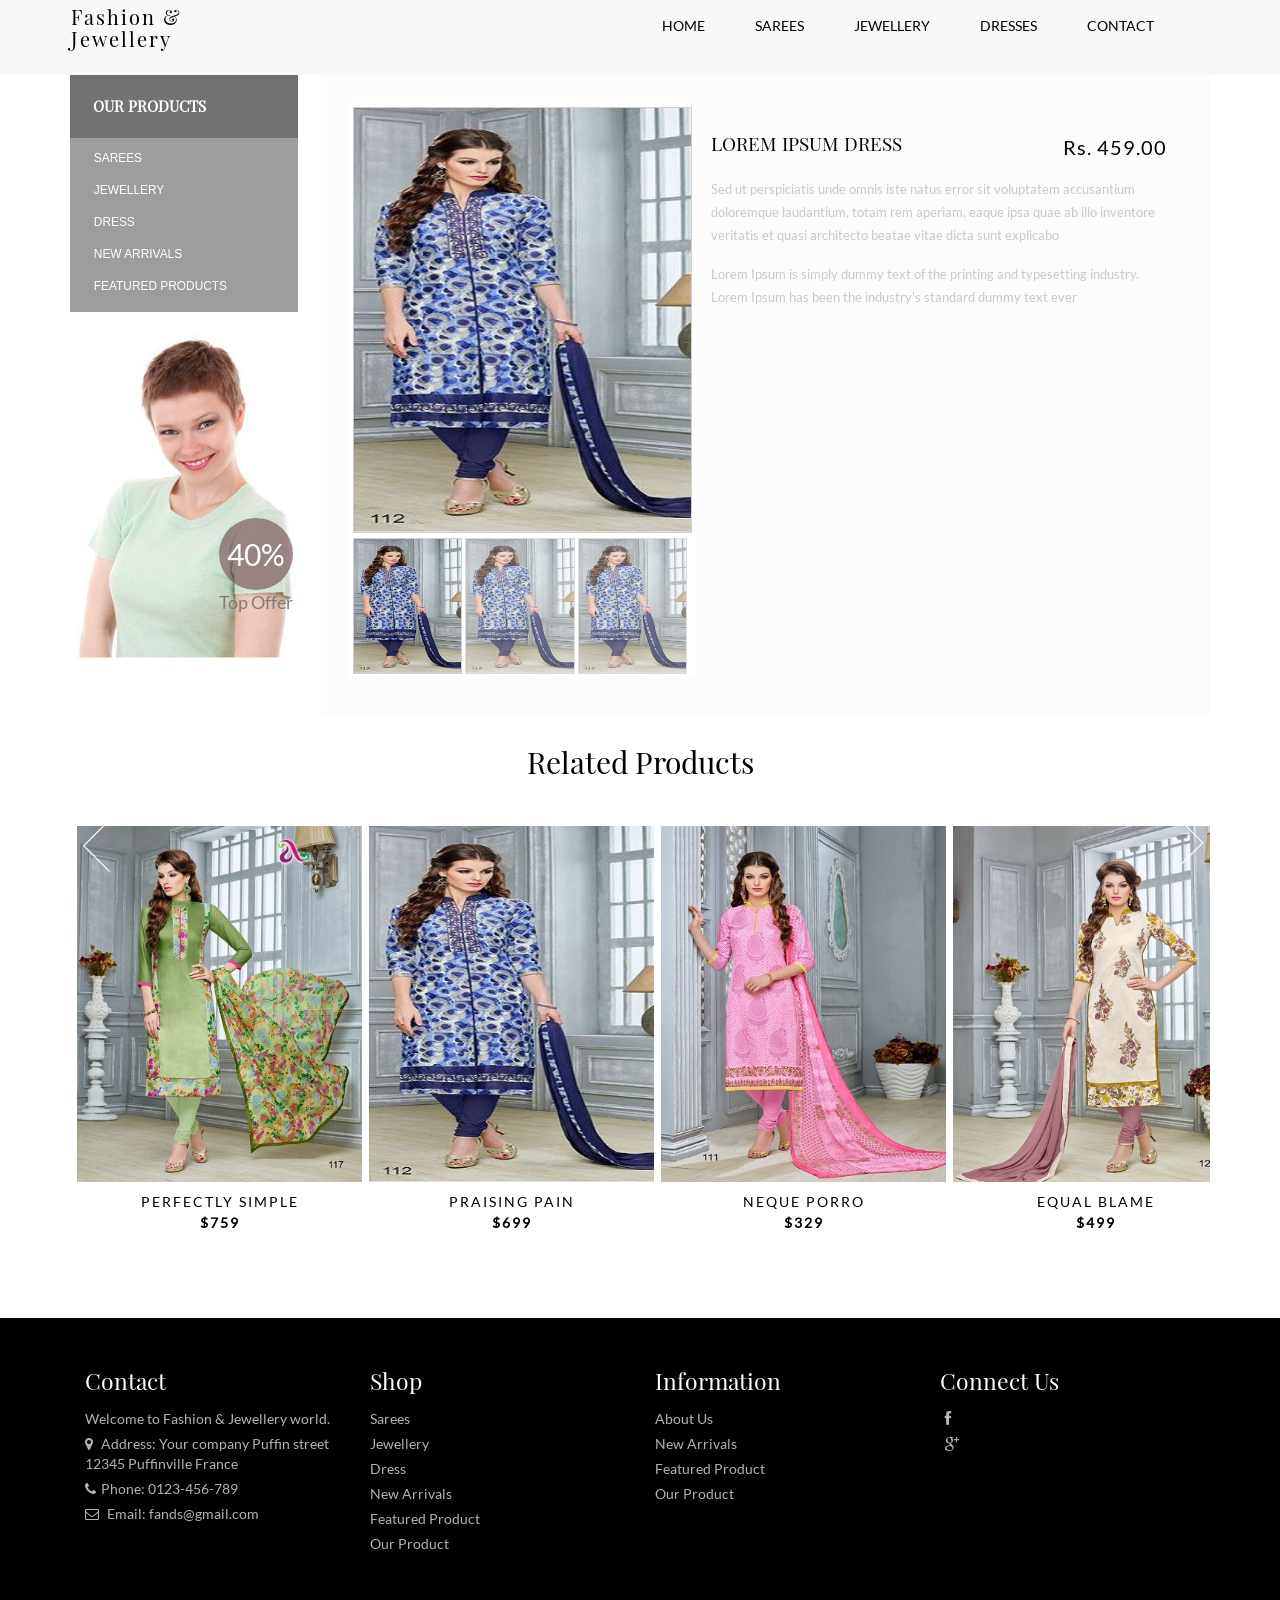
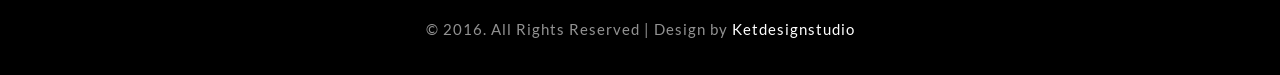
<file: sites/jewellery/dressview.html>
<!DOCTYPE html>
<html>
<head>
<title>Fashion & Jewellery</title>
<link href="css/bootstrap.css" rel='stylesheet' type='text/css' />
<!-- jQuery (necessary for Bootstrap's JavaScript plugins) -->
<script src="js/jquery.min.js"></script>
<!-- Custom Theme files -->
<link href="css/style.css" rel="stylesheet" type="text/css" media="all" />
<!--font awasome link-->
<link href="font-awesome/css/font-awesome.min.css" rel="stylesheet" />
<!-- Custom Theme files -->
<meta name="viewport" content="width=device-width, initial-scale=1">
<meta http-equiv="Content-Type" content="text/html; charset=utf-8" />
<meta name="keywords" content="Eshop Responsive web template, Bootstrap Web Templates, Flat Web Templates, Andriod Compatible web template, 
Smartphone Compatible web template, free webdesigns for Nokia, Samsung, LG, SonyErricsson, Motorola web design" />
<script type="application/x-javascript"> addEventListener("load", function() { setTimeout(hideURLbar, 0); }, false); function hideURLbar(){ window.scrollTo(0,1); } </script>
<!--webfont-->
<!-- for bootstrap working -->
	<script type="text/javascript" src="js/bootstrap-3.1.1.min.js"></script>
<!-- //for bootstrap working -->
<!-- cart -->
	<script src="js/simpleCart.min.js"> </script>
<!-- cart -->
<link rel="stylesheet" href="css/flexslider.css" type="text/css" media="screen" />

</head>
<body>
	<!-- header-section-starts -->
	<div class="header">
	</div>
	<!-- header-section-ends -->
	<div class="inner-banner">
		<div class="container">
			<div class="banner-top inner-head">
				<nav class="navbar navbar-default" role="navigation">
	    <div class="navbar-header">
	        <button type="button" class="navbar-toggle" data-toggle="collapse" data-target="#bs-example-navbar-collapse-1">
		        <span class="sr-only">Toggle navigation</span>
		        <span class="icon-bar"></span>
		        <span class="icon-bar"></span>
		        <span class="icon-bar"></span>
	        </button>
				<div class="logo">
					<h1><a href="index.html"><p>Fashion & </p><p>Jewellery </p></a></h1>
				</div>
	    </div>
	    <!--/.navbar-header-->
	    <div class="collapse navbar-collapse" id="bs-example-navbar-collapse-1">
	        <ul class="nav navbar-nav">
			<li><a href="index.html">Home</a></li>
		        <li class="dropdown">
		            <a href="sarees.html">Sarees <b class="caret"></b></a>
		        </li>
		        <li class="dropdown">
		            <a href="jewellery.html">Jewellery <b class="caret"></b></a>
		        </li>
		        <li class="dropdown">
		        	<a href="dress.html">Dresses <b class="caret"></b></a>
		        </li>
					<li><a href="contact.html">CONTACT</a></li>
	        </ul>
	    </div>
	    <!--/.navbar-collapse-->
	</nav>
	<!--/.navbar-->
</div>
	</div>
		</div>
		<!-- content-section-starts -->
	<div class="container">
	   <div class="products-page">
			<div class="products">
				<div class="product-listy">
					<h2>our Products</h2>
					<ul class="product-list">
						<li><a href="">Sarees</a></li>
						<li><a href="">Jewellery</a></li>
						<li><a href="">Dress</a></li>
						<li><a href="">New Arrivals</a></li>
						<li><a href="">Featured Products</li>
					</ul>
				</div>
				<div class="latest-bis">
					<img src="images/l4.jpg" class="img-responsive" alt="" />
					<div class="offer">
						<p>40%</p>
						<small>Top Offer</small>
					</div>
				</div> 
			</div>
			<div class="new-product">
				<div class="col-md-5 zoom-grid">
					<div class="flexslider">
						<ul class="slides">
							<li data-thumb="images/d1.jpg">
								<div class="thumb-image"> <img src="images/d1.jpg" data-imagezoom="true" class="img-responsive" alt="" /> </div>
							</li>
							<li data-thumb="images/d1.jpg">
								<div class="thumb-image"> <img src="images/d1.jpg" data-imagezoom="true" class="img-responsive" alt="" /> </div>
							</li>
							<li data-thumb="images/d1.jpg">
							<div class="thumb-image"> <img src="images/d1.jpg" data-imagezoom="true" class="img-responsive" alt="" /> </div>
							</li> 
						</ul>
					</div>
				</div>
				<div class="col-md-7 dress-info">
					<div class="dress-name">
						<h3>LOREM IPSUM DRESS</h3>
						<span>Rs. 459.00</span>
						<div class="clearfix"></div>
						<p>Sed ut perspiciatis unde omnis iste natus error sit voluptatem accusantium doloremque laudantium, totam rem aperiam, eaque ipsa quae ab illo inventore veritatis et quasi architecto beatae vitae dicta sunt explicabo</p>
						<p>Lorem Ipsum is simply dummy text of the printing and typesetting industry. Lorem Ipsum has been the industry's standard dummy text ever</p>
					</div>
					<div class="span span1">
						<p class="left">FABRIC ORIGIN</p>
						<p class="right">Japan</p>
						<div class="clearfix"></div>
					</div>
					<div class="span span2">
						<p class="left">MADE IN</p>
						<p class="right">China</p>
						<div class="clearfix"></div>
					</div>
					<div class="span span3">
						<p class="left">COLOR</p>
						<p class="right">White</p>
						<div class="clearfix"></div>
					</div>
					<div class="span span4">
						<p class="left">SIZE</p>
						<p class="right"><span class="selection-box"><select class="domains valid" name="domains">
										   <option>M</option>
										   <option>L</option>
										   <option>XL</option>
										   <option>FS</option>
										   <option>S</option>
									   </select></span></p>
						<div class="clearfix"></div>
					</div>
					<div class="purchase">
						<a href="#">Purchase Now</a>
						<div class="social-icons">
							<ul>
								<li><a class="facebook1" href="#"></a></li>
								<li><a class="twitter1" href="#"></a></li>
								<li><a class="googleplus1" href="#"></a></li>
							</ul>
						</div>
						<div class="clearfix"></div>
					</div>
				<script src="js/imagezoom.js"></script>
					<!-- FlexSlider -->
					<script defer src="js/jquery.flexslider.js"></script>
					<script>
						// Can also be used with $(document).ready()
						$(window).load(function() {
						  $('.flexslider').flexslider({
							animation: "slide",
							controlNav: "thumbnails"
						  });
						});
					</script>
				</div>
				<div class="clearfix"></div>
			</div>
			<div class="clearfix"></div>
			</div>
   </div>
   <div class="other-products products-grid">
		<!-- content-section-ends -->
		<div class="other-products sareeview_slider">
		<div class="container">
			<h3 class="like text-center">Related Products</h3>        			
				     <ul id="flexiselDemo3">
						<li><a href="single.html"><img src="images/d2.jpg" class="img-responsive"/></a>
							<div class="product liked-product simpleCart_shelfItem">
							<a class="like_name" href="single.html">Perfectly simple</a>
							<p><a class="item_add" href="#"><i></i> <span class=" item_price">$759</span></a></p>
							</div>
						</li>
						<li><a href="single.html"><img src="images/d1.jpg" class="img-responsive"/></a>						
							<div class="product liked-product simpleCart_shelfItem">
							<a class="like_name" href="single.html">Praising pain</a>
							<p><a class="item_add" href="#"><i></i> <span class=" item_price">$699</span></a></p>
							</div>
						</li>
						<li><a href="single.html"><img src="images/d3.jpg" class="img-responsive"/></a>
							<div class="product liked-product simpleCart_shelfItem">
							<a class="like_name" href="single.html">Neque porro</a>
							<p><a class="item_add" href="#"><i></i> <span class=" item_price">$329</span></a></p>
							</div>
						</li>
						<li><a href="single.html"><img src="images/d4.jpg" class="img-responsive"/></a>
							<div class="product liked-product simpleCart_shelfItem">
							<a class="like_name" href="single.html">Equal blame</a>
							<p><a class="item_add" href="#"><i></i> <span class=" item_price">$499</span></a></p>
							</div>
						</li>
						<li><a href="single.html"><img src="images/d5.jpg" class="img-responsive"/></a>
							<div class="product liked-product simpleCart_shelfItem">
							<a class="like_name" href="single.html">Perfectly simple</a>
							<p><a class="item_add" href="#"><i></i> <span class=" item_price">$649</span></a></p>
							</div>
						</li>
				     </ul>
				    <script type="text/javascript">
					 $(window).load(function() {
						$("#flexiselDemo3").flexisel({
							visibleItems: 4,
							animationSpeed: 1000,
							autoPlay: true,
							autoPlaySpeed: 3000,    		
							pauseOnHover: true,
							enableResponsiveBreakpoints: true,
					    	responsiveBreakpoints: { 
					    		portrait: { 
					    			changePoint:480,
					    			visibleItems: 1
					    		}, 
					    		landscape: { 
					    			changePoint:640,
					    			visibleItems: 2
					    		},
					    		tablet: { 
					    			changePoint:768,
					    			visibleItems: 3
					    		}
					    	}
					    });
					    
					});
				   </script>
				   <script type="text/javascript" src="js/jquery.flexisel.js"></script>
				   </div>
				   </div>
		<!-- content-section-ends-here -->
				   </div>
   <!-- content-section-ends -->
		<div class="news-letter">
			<div class="container">
				<div class="join">
					<h6>JOIN OUR MAILING LIST</h6>
					<div class="sub-left-right">
						<form>
							<input type="text" value="Enter Your Email Here" onfocus="this.value = '';" onblur="if (this.value == '') {this.value = 'Enter Your Email Here';}" />
							<input type="submit" value="SUBSCRIBE" />
						</form>
					</div>
					<div class="clearfix"> </div>
				</div>
			</div>
		</div>
		<div class="footer">
		<div class="container">
		 <div class="footer_top">
			<div class="span_of_4">
				<div class="col-md-3 span1_of_4">
					<h4>Contact</h4>
					<ul class="f_nav">
					    <li><p>Welcome to <i>Fashion & Jewellery</i> world.</p></li>
						<li><p><span><i class="icon-map-marker iconspace"></i></span> Address: Your company Puffin street 12345 Puffinville France</p></li>
						<li><p><span><i class="icon-phone iconspace"></i>Phone: 0123-456-789</span></p></li>
						<li><p><span><i class="icon-envelope-alt iconspace"></i></span> Email: fands@gmail.com</p></li>
					</ul>	
				</div>
				<div class="col-md-3 span1_of_4">
					<h4>Shop</h4>
					<ul class="f_nav">
					    <li><a href="#">sarees</a></li>
						<li><a href="#">jewellery</a></li>
						<li><a href="#">dress</a></li>
					    <li><a href="#">new arrivals</a></li>
						<li><a href="#">featured product</a></li>
						<li><a href="#">our product</a></li>
					</ul>	
				</div>
				<div class="col-md-3 span1_of_4">
					<h4>Information</h4>
					<ul class="f_nav">
						<li><a href="account.html">About Us</a></li>
						<li><a href="#">new arrivals</a></li>
						<li><a href="#">featured product</a></li>
						<li><a href="#">our product</a></li>
					</ul>				
				</div>
				<div class="col-md-3 span1_of_4">
					<h4>Connect Us</h4>
					<ul class="f_nav">
						<li><a href="#"><i class="icon-facebook follow"></i></a></li>
						<li><a href="#"><i class="icon-google-plus follow"></i></a></li>
					</ul>

				</div>
				<div class="clearfix"></div>
				</div>
		  </div>
		  <div class="cards text-center">
				<img src="images/cards.jpg" alt="" />
		  </div>
		  <div class="copyright text-center">
				<p>© 2016. All Rights Reserved | Design by   <a href="#">  Ketdesignstudio</a></p>
		  </div>
		</div>
		</div>		
 <script src="js/responsive-tabs.js"></script>
    <script type="text/javascript">
      $( '#myTab a' ).click( function ( e ) {
        e.preventDefault();
        $( this ).tab( 'show' );
      } );

      $( '#moreTabs a' ).click( function ( e ) {
        e.preventDefault();
        $( this ).tab( 'show' );
      } );

      ( function( $ ) {
          // Test for making sure event are maintained
          $( '.js-alert-test' ).click( function () {
            alert( 'Button Clicked: Event was maintained' );
          } );
          fakewaffle.responsiveTabs( [ 'xs', 'sm' ] );
      } )( jQuery );

    </script>

</body>
</html>
</file>
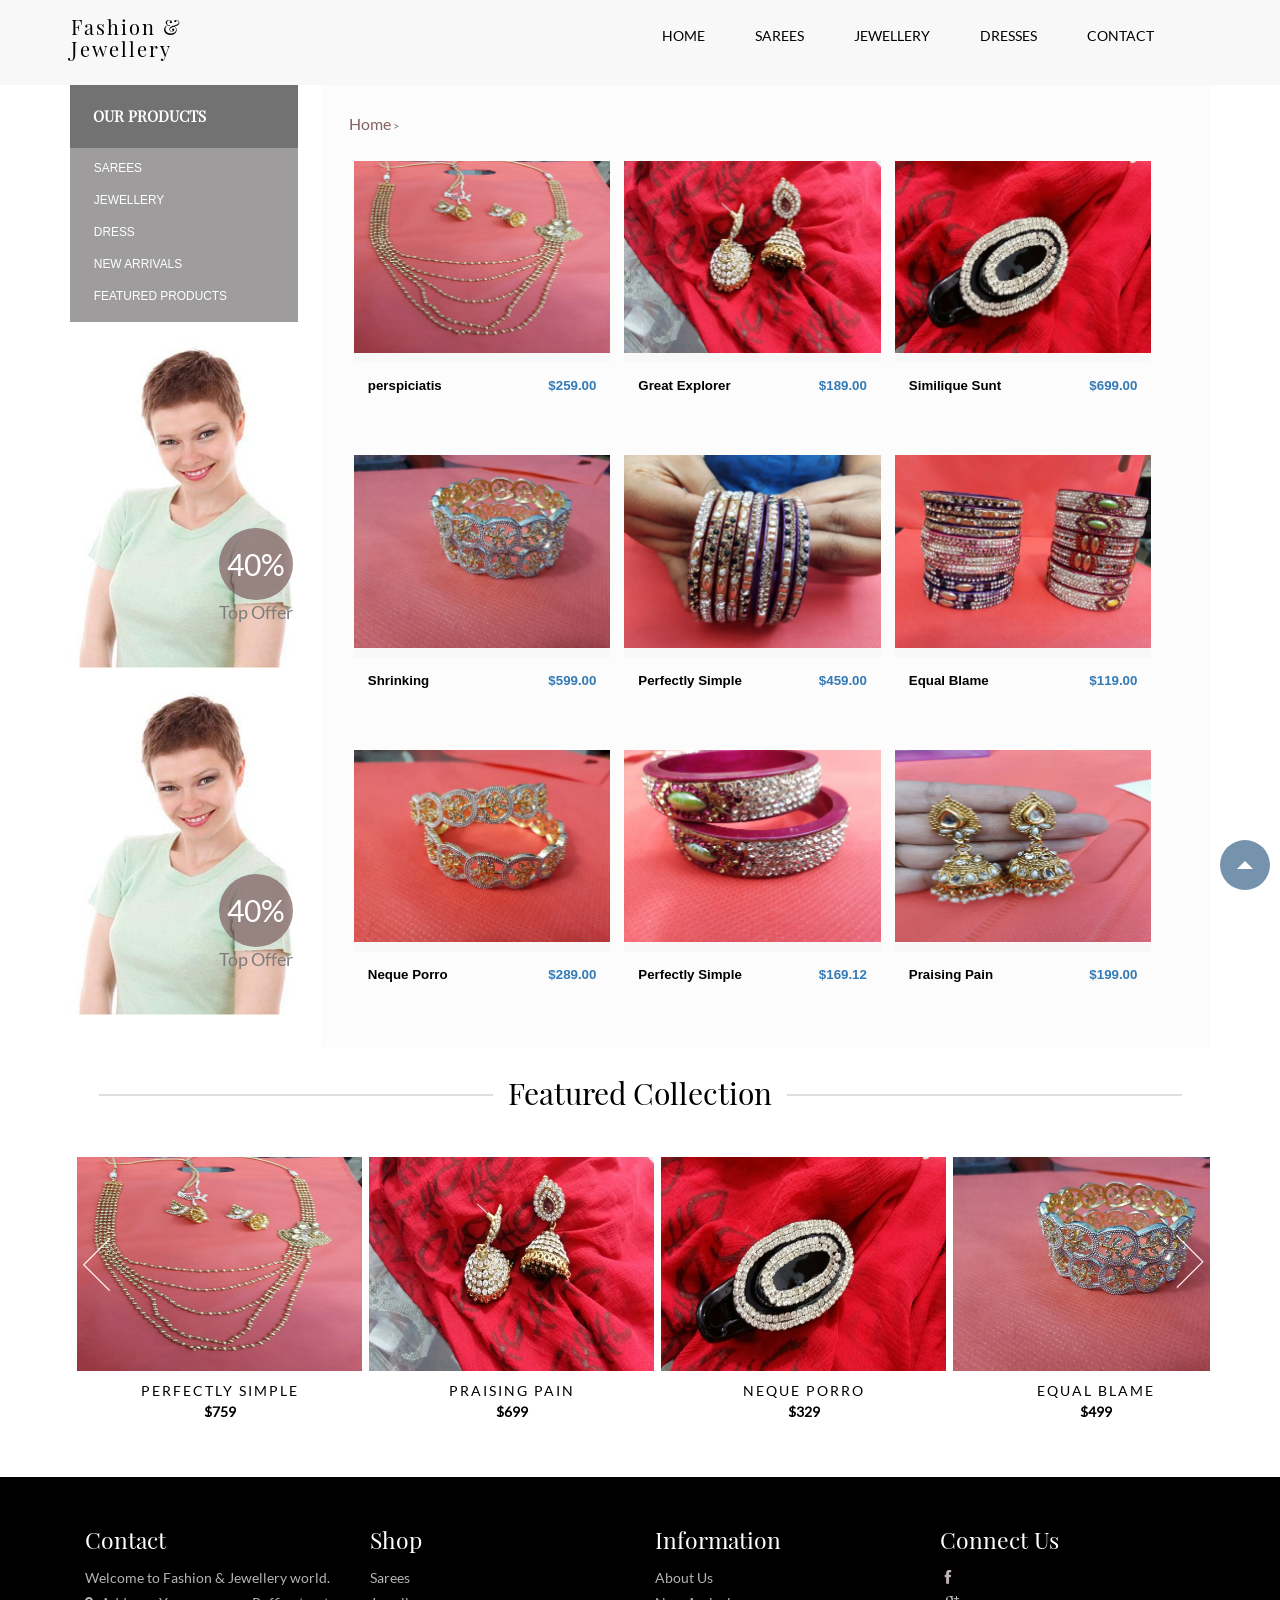
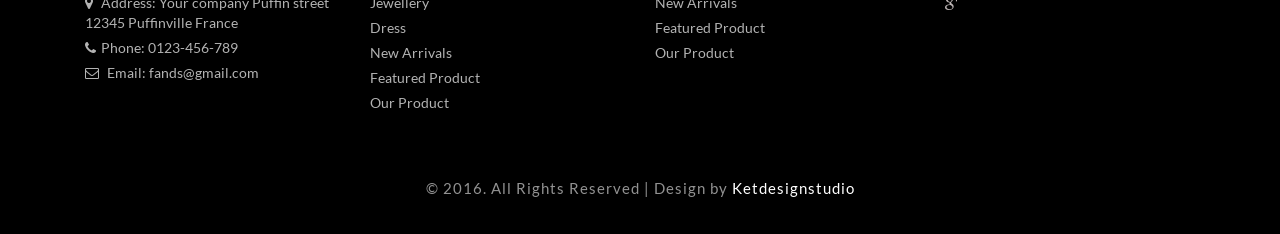
<file: sites/jewellery/jewellery.html>
<!DOCTYPE html>
<html>
<head>
<title>Fashion & Jewellery</title>
<link href="css/bootstrap.css" rel='stylesheet' type='text/css' />
<!-- jQuery (necessary for Bootstrap's JavaScript plugins) -->
<script src="js/jquery.min.js"></script>
<!-- Custom Theme files -->
<link href="css/style.css" rel="stylesheet" type="text/css" media="all" />
<link href="css/component.css" rel='stylesheet' type='text/css' />
<!--font awasome link-->
<link href="font-awesome/css/font-awesome.min.css" rel="stylesheet" />
<!-- Custom Theme files -->
<meta name="viewport" content="width=device-width, initial-scale=1">
<meta http-equiv="Content-Type" content="text/html; charset=utf-8" />
<meta name="keywords"/>
<script type="application/x-javascript"> addEventListener("load", function() { setTimeout(hideURLbar, 0); }, false); function hideURLbar(){ window.scrollTo(0,1); } </script>
<!--webfont-->
<!-- for bootstrap working -->
	<script type="text/javascript" src="js/bootstrap-3.1.1.min.js"></script>
<!-- //for bootstrap working -->
<!-- cart -->
	<script src="js/simpleCart.min.js"> </script>
<!-- cart -->
<!--scroll to top position-->
<script type='text/javascript'>
$(document).ready(function(){ 
    $(window).scroll(function(){ 
        if ($(this).scrollTop() > 100) { 
            $('#scroll').fadeIn(); 
        } else { 
            $('#scroll').fadeOut(); 
        } 
    }); 
    $('#scroll').click(function(){ 
        $("html, body").animate({ scrollTop: 0 }, 600); 
        return false; 
    }); 
});
</script>
<link rel="stylesheet" href="css/flexslider.css" type="text/css" media="screen" />
</head>
<body>
	<!-- header-section-starts -->
	<div class="header">
	<div class="header-top-strip">
		<div class="container test">
		<div class="header-right">
		<div class="cart box_1">
		<div class="clearfix"> </div>
		</div>
		</div>
		<div class="clearfix"> </div>
		</div>
		</div>
	</div>
	<!-- header-section-ends -->
	<div class="inner-banner">
		<div class="container">
			<div class="banner-top inner-head">
				<nav class="navbar navbar-default" role="navigation">
	    <div class="navbar-header">
	        <button type="button" class="navbar-toggle" data-toggle="collapse" data-target="#bs-example-navbar-collapse-1">
		        <span class="sr-only">Toggle navigation</span>
		        <span class="icon-bar"></span>
		        <span class="icon-bar"></span>
		        <span class="icon-bar"></span>
	        </button>
				<div class="logo">
					<h1><a href="index.html"><p>Fashion & </p><p>Jewellery </p></a></h1>
				</div>
	    </div>
	    <!--/.navbar-header-->
	    <div class="collapse navbar-collapse" id="bs-example-navbar-collapse-1">
	        <ul class="nav navbar-nav">
			<li><a href="index.html">Home</a></li>
		        <li class="dropdown">
		            <a href="sarees.html">Sarees <b class="caret"></b></a>
		        </li>
		        <li class="dropdown">
		            <a href="jewellery.html">Jewellery <b class="caret"></b></a>
		        </li>
		        <li class="dropdown">
		        	<a href="dress.html">Dresses <b class="caret"></b></a>
		        </li>
					<li><a href="contact.html">CONTACT</a></li>
	        </ul>
	    </div>
	
	  
	    <!--/.navbar-collapse-->
	</nav>
	<!--/.navbar-->
</div>
	</div>
		</div>
		
		<!-- content-section-starts -->
	<div class="container">
	   <div class="products-page">
			<div class="products">
				<div class="product-listy">
					<h2>our Products</h2>
					<ul class="product-list">
						<li><a href="">Sarees</a></li>
						<li><a href="">Jewellery</a></li>
						<li><a href="">Dress</a></li>
						<li><a href="">New Arrivals</a></li>
						<li><a href="">Featured Products</li>
					</ul>
				</div>
				<div class="latest-bis">
					<img src="images/l4.jpg" class="img-responsive" alt="" />
					<div class="offer">
						<p>40%</p>
						<small>Top Offer</small>
					</div>
				</div> 
				<div class="latest-bis">
					<img src="images/l4.jpg" class="img-responsive" alt="" />
					<div class="offer">
						<p>40%</p>
						<small>Top Offer</small>
					</div>
				</div> 	
			</div>
			<div class="new-product">
				<div class="new-product-top">
					<ul class="product-top-list">
						<li><a href="index.html">Home</a>&nbsp;<span>&gt;</span></li>
						<li><span class="act">Best Sales</span>&nbsp;</li>
					</ul>
					<p class="back"><a href="index.html">Back to Previous</a></p>
					<div class="clearfix"></div>
				</div>
				<div class="mens-toolbar">
                 <div class="sort">
               	   <div class="sort-by">
			            <label>Sort By</label>
			            <select>
			                            <option value="">
			                    Position                </option>
			                            <option value="">
			                    Name                </option>
			                            <option value="">
			                    Price                </option>
			            </select>
			            <a href=""><img src="images/arrow2.gif" alt="" class="v-middle"></a>
	                   </div>
	    		     </div>
		    	        <ul class="women_pagenation">
					     <li>Page:</li>
					     <li class="active"><a href="#">1</a></li>
					     <li><a href="#">2</a></li>
				  	    </ul>
	               		 <div class="clearfix"></div>		
			        </div>
			        <div id="cbp-vm" class="cbp-vm-switcher cbp-vm-view-grid">
					<div class="cbp-vm-options">
						<a href="#" class="cbp-vm-icon cbp-vm-grid cbp-vm-selected" data-view="cbp-vm-view-grid" title="grid">Grid View</a>
						<a href="#" class="cbp-vm-icon cbp-vm-list" data-view="cbp-vm-view-list" title="list">List View</a>
					</div>
					<div class="pages">   
        	 <div class="limiter visible-desktop">
               <label>Show</label>
                  <select>
                            <option value="" selected="selected">
                    9                </option>
                            <option value="">
                    15                </option>
                            <option value="">
                    30                </option>
                  </select> per page        
               </div>
       	   </div>
					<div class="clearfix"></div>
					<ul>
					  <li>
							<a class="cbp-vm-image" href="jewelleryview.html">
								<div class="simpleCart_shelfItem">
							 <div class="view view-first">
					   		  <div class="inner_content clearfix">
								<div class="product_image">
									<img src="images/j1.jpg" class="img-responsive" alt=""/>
									<div class="mask">
			                       		<div class="info">Quick View</div>
					                  </div>
									<div class="product_container">
									   <div class="cart-left">
										 <p class="title">perspiciatis</p>
									   </div>
									   <div class="pricey"><span class="item_price">$259.00</span></div>
									   <div class="clearfix"></div>
								     </div>		
								  </div>
			                     </div>
		                      </div>
		                    </a>
							<div class="cbp-vm-details">
								Silver beet shallot wakame tomatillo salsify mung bean beetroot groundnut.
							</div>
							<a class="cbp-vm-icon cbp-vm-add item_add" href="#">Add to cart</a>
							</div>
						</li>
						<li>
							<a class="cbp-vm-image" href="jewelleryview.html">
								<div class="simpleCart_shelfItem">
							  <div class="view view-first">
					   		  <div class="inner_content clearfix">
								<div class="product_image">
									<img src="images/j2.jpg" class="img-responsive" alt=""/>
									<div class="mask">
			                       		<div class="info">Quick View</div>
					                  </div>
									<div class="product_container">
									   <div class="cart-left">
										 <p class="title">Great Explorer</p>
									   </div>
									   <div class="pricey"><span class="item_price">$189.00</span></div>
									   <div class="clearfix"></div>
								     </div>		
								  </div>
			                     </div>
		                      </div>
							 </a>
							<div class="cbp-vm-details">
								Wattle seed bunya nuts spring onion okra garlic bitterleaf zucchini.
							</div>
							<a class="cbp-vm-icon cbp-vm-add item_add" href="#">Add to cart</a>
							</div>
						</li>
						<li>
							<a class="cbp-vm-image" href="jewelleryview.html">
								<div class="simpleCart_shelfItem">
								<div class="view view-first">
					   		  <div class="inner_content clearfix">
								<div class="product_image">
									<img src="images/j3.jpg" class="img-responsive" alt=""/>
									<div class="mask">
			                       		<div class="info">Quick View</div>
					                  </div>
									<div class="product_container">
									   <div class="cart-left">
										 <p class="title">Similique Sunt</p>
									   </div>
									   <div class="pricey"><span class="item_price">$699.00</span></div>
									   <div class="clearfix"></div>
								     </div>		
								  </div>
			                     </div>
		                      </div>
							</a>
							<div class="cbp-vm-details">
								Kohlrabi bok choy broccoli rabe welsh onion spring onion tatsoi ricebean kombu chard.
							</div>
							<a class="cbp-vm-icon cbp-vm-add item_add" href="#">Add to cart</a>
							</div>
						</li>
						<li>
							<a class="cbp-vm-image" href="jewelleryview.html">
								<div class="simpleCart_shelfItem">
								<div class="view view-first">
					   		  <div class="inner_content clearfix">
								<div class="product_image">
									<img src="images/j4.jpg" class="img-responsive" alt=""/>
									<div class="mask">
			                       		<div class="info">Quick View</div>
					                  </div>
									<div class="product_container">
									   <div class="cart-left">
										 <p class="title">Shrinking</p>
									   </div>
									   <div class="pricey"><span class="item_price">$599.00</span></div>
									   <div class="clearfix"></div>
								     </div>		
								  </div>
			                     </div>
		                      </div>
							</a>
							<div class="cbp-vm-details">
								Kohlrabi bok choy broccoli rabe welsh onion spring onion tatsoi ricebean kombu chard.
							</div>
							<a class="cbp-vm-icon cbp-vm-add item_add" href="#">Add to cart</a>
							</div>
						</li>
						<li>
							<a class="cbp-vm-image" href="jewelleryview.html">
								<div class="simpleCart_shelfItem">
								<div class="view view-first">
					   		  <div class="inner_content clearfix">
								<div class="product_image">
									<img src="images/j5.jpg" class="img-responsive" alt=""/>
									<div class="mask">
			                       		<div class="info">Quick View</div>
					                  </div>
									<div class="product_container">
									   <div class="cart-left">
										 <p class="title">Perfectly Simple</p>
									   </div>
									   <div class="pricey"><span class="item_price">$459.00</span></div>
									   <div class="clearfix"></div>
								     </div>		
								  </div>
			                     </div>
		                      </div>
							</a>
							<div class="cbp-vm-details">
								Kohlrabi bok choy broccoli rabe welsh onion spring onion tatsoi ricebean kombu chard.
							</div>
							<a class="cbp-vm-icon cbp-vm-add item_add" href="#">Add to cart</a>
							</div>
						</li>
						<li>
							<a class="cbp-vm-image" href="jewelleryview.html">
								<div class="simpleCart_shelfItem">
								<div class="view view-first">
					   		  <div class="inner_content clearfix">
								<div class="product_image">
									<img src="images/j6.jpg" class="img-responsive" alt=""/>
									<div class="mask">
			                       		<div class="info">Quick View</div>
					                  </div>
									<div class="product_container">
									   <div class="cart-left">
										 <p class="title">Equal Blame</p>
									   </div>
									   <div class="pricey"><span class="item_price">$119.00</span></div>
									   <div class="clearfix"></div>
								     </div>		
								  </div>
			                     </div>
		                      </div>
							</a>
							<div class="cbp-vm-details">
								Kohlrabi bok choy broccoli rabe welsh onion spring onion tatsoi ricebean kombu chard.
							</div>
							<a class="cbp-vm-icon cbp-vm-add item_add" href="#">Add to cart</a>
							</div>
						</li>
						<li>
							<a class="cbp-vm-image" href="jewelleryview.html">
								<div class="simpleCart_shelfItem">
								<div class="view view-first">
					   		  <div class="inner_content clearfix">
								<div class="product_image">
									<img src="images/j7.jpg" class="img-responsive" alt=""/>
									<div class="mask">
			                       		<div class="info">Quick View</div>
					                  </div>
									<div class="product_container">
									   <div class="cart-left">
										 <p class="title">Neque Porro</p>
									   </div>
									   <div class="pricey"><span class="item_price">$289.00</span></div>
									   <div class="clearfix"></div>
								     </div>		
								  </div>
			                     </div>
		                      </div>
							</a>
							<div class="cbp-vm-details">
								Kohlrabi bok choy broccoli rabe welsh onion spring onion tatsoi ricebean kombu chard.
							</div>
							<a class="cbp-vm-icon cbp-vm-add item_add" href="#">Add to cart</a>
							</div>
						</li>
						<li>
							<a class="cbp-vm-image" href="jewelleryview.html">
								<div class="simpleCart_shelfItem">
								<div class="view view-first">
					   		  <div class="inner_content clearfix">
								<div class="product_image">
									<img src="images/j8.jpg" class="img-responsive" alt=""/>
									<div class="mask">
			                       		<div class="info">Quick View</div>
					                  </div>
									<div class="product_container">
									   <div class="cart-left">
										 <p class="title">Perfectly Simple</p>
									   </div>
									   <div class="pricey"><span class="item_price">$169.12</span></div>
									   <div class="clearfix"></div>
								     </div>		
								  </div>
			                     </div>
		                      </div>
							</a>
							<div class="cbp-vm-details">
								Kohlrabi bok choy broccoli rabe welsh onion spring onion tatsoi ricebean kombu chard.
							</div>
							<a class="cbp-vm-icon cbp-vm-add item_add" href="#">Add to cart</a>
							</div>
						</li>
						<li>
							<a class="cbp-vm-image" href="jewelleryview.html">
								<div class="simpleCart_shelfItem">
								<div class="view view-first">
					   		  <div class="inner_content clearfix">
								<div class="product_image">
									<img src="images/j9.jpg" class="img-responsive" alt=""/>
									<div class="mask">
			                       		<div class="info">Quick View</div>
					                  </div>
									<div class="product_container">
									   <div class="cart-left">
										 <p class="title">Praising Pain</p>
									   </div>
									   <div class="pricey"><span class="item_price">$199.00</span></div>
									   <div class="clearfix"></div>
								     </div>		
								  </div>
			                     </div>
		                      </div>
							</a>
							<div class="cbp-vm-details">
								Kohlrabi bok choy broccoli rabe welsh onion spring onion tatsoi ricebean kombu chard.
							</div>
								<a class="cbp-vm-icon cbp-vm-add item_add" href="#">Add to cart</a>
							</div>
						</li>
					</ul>
				</div>
				<script src="js/cbpViewModeSwitch.js" type="text/javascript"></script>
                <script src="js/classie.js" type="text/javascript"></script>
			</div>
			<div class="clearfix"></div>
			</div>
			<div class="clearfix"></div>
   </div>
   <!-- content-section-ends -->
		<div class="other-products">
		<div class="container">
			<h3 class="like text-center line-seperater"><span>Featured Collection</span></h3>        			
				     <ul id="flexiselDemo3">
						<li><a href="single.html"><img src="images/j1.jpg" class="img-responsive"/></a>
							<div class="product liked-product simpleCart_shelfItem">
							<a class="like_name" href="single.html">Perfectly simple</a>
							<p><a class="item_add" href="#"><i></i> <span class=" item_price">$759</span></a></p>
							</div>
						</li>
						<li><a href="single.html"><img src="images/j2.jpg" class="img-responsive"/></a>						
							<div class="product liked-product simpleCart_shelfItem">
							<a class="like_name" href="single.html">Praising pain</a>
							<p><a class="item_add" href="#"><i></i> <span class=" item_price">$699</span></a></p>
							</div>
						</li>
						<li><a href="single.html"><img src="images/j3.jpg" class="img-responsive"/></a>
							<div class="product liked-product simpleCart_shelfItem">
							<a class="like_name" href="single.html">Neque porro</a>
							<p><a class="item_add" href="#"><i></i> <span class=" item_price">$329</span></a></p>
							</div>
						</li>
						<li><a href="single.html"><img src="images/j4.jpg" class="img-responsive"/></a>
							<div class="product liked-product simpleCart_shelfItem">
							<a class="like_name" href="single.html">Equal blame</a>
							<p><a class="item_add" href="#"><i></i> <span class=" item_price">$499</span></a></p>
							</div>
						</li>
						<li><a href="single.html"><img src="images/j5.jpg" class="img-responsive"/></a>
							<div class="product liked-product simpleCart_shelfItem">
							<a class="like_name" href="single.html">Perfectly simple</a>
							<p><a class="item_add" href="#"><i></i> <span class=" item_price">$649</span></a></p>
							</div>
						</li>
				     </ul>
				    <script type="text/javascript">
					 $(window).load(function() {
						$("#flexiselDemo3").flexisel({
							visibleItems: 4,
							animationSpeed: 1000,
							autoPlay: true,
							autoPlaySpeed: 3000,    		
							pauseOnHover: true,
							enableResponsiveBreakpoints: true,
					    	responsiveBreakpoints: { 
					    		portrait: { 
					    			changePoint:480,
					    			visibleItems: 1
					    		}, 
					    		landscape: { 
					    			changePoint:640,
					    			visibleItems: 2
					    		},
					    		tablet: { 
					    			changePoint:768,
					    			visibleItems: 3
					    		}
					    	}
					    });
					    
					});
				   </script>
				   <script type="text/javascript" src="js/jquery.flexisel.js"></script>
				   </div>
				   </div>
		<!-- content-section-ends-here -->
		<div class="news-letter">
			<div class="container">
				<div class="join">
					<h6>JOIN OUR MAILING LIST</h6>
					<div class="sub-left-right">
						<form>
							<input type="text" value="Enter Your Email Here" onfocus="this.value = '';" onblur="if (this.value == '') {this.value = 'Enter Your Email Here';}" />
							<input type="submit" value="SUBSCRIBE" />
						</form>
					</div>
					<div class="clearfix"> </div>
				</div>
			</div>
		</div>
		<!--scroll to top -->
		<div class="srolltop">
		<a href="javascript:void(0);" id="scroll" title="Scroll to Top" style="display: none;">Top<span></span></a>
		</div>
		<div class="footer">
		<div class="container">
		 <div class="footer_top">
			<div class="span_of_4">
				<div class="col-md-3 span1_of_4">
					<h4>Contact</h4>
					<ul class="f_nav">
					    <li><p>Welcome to <i>Fashion & Jewellery</i> world.</p></li>
						<li><p><span><i class="icon-map-marker iconspace"></i></span> Address: Your company Puffin street 12345 Puffinville France</p></li>
						<li><p><span><i class="icon-phone iconspace"></i>Phone: 0123-456-789</span></p></li>
						<li><p><span><i class="icon-envelope-alt iconspace"></i></span> Email: fands@gmail.com</p></li>
					</ul>	
				</div>
				<div class="col-md-3 span1_of_4">
					<h4>Shop</h4>
					<ul class="f_nav">
					    <li><a href="#">sarees</a></li>
						<li><a href="#">jewellery</a></li>
						<li><a href="#">dress</a></li>
					    <li><a href="#">new arrivals</a></li>
						<li><a href="#">featured product</a></li>
						<li><a href="#">our product</a></li>
					</ul>	
				</div>
				<div class="col-md-3 span1_of_4">
					<h4>Information</h4>
					<ul class="f_nav">
						<li><a href="account.html">About Us</a></li>
						<li><a href="#">new arrivals</a></li>
						<li><a href="#">featured product</a></li>
						<li><a href="#">our product</a></li>
					</ul>				
				</div>
				<div class="col-md-3 span1_of_4">
					<h4>Connect Us</h4>
					<ul class="f_nav">
						<li><a href="#"><i class="icon-facebook follow"></i></a></li>
						<li><a href="#"><i class="icon-google-plus follow"></i></a></li>
					</ul>

				</div>
				<div class="clearfix"></div>
				</div>
		  </div>
		  <div class="cards text-center">
				<img src="images/cards.jpg" alt="" />
		  </div>
		  <div class="copyright text-center">
				<p>© 2016. All Rights Reserved | Design by   <a href="#">  Ketdesignstudio</a></p>
		  </div>
		</div>
		</div>
</body>
</html>
</file>
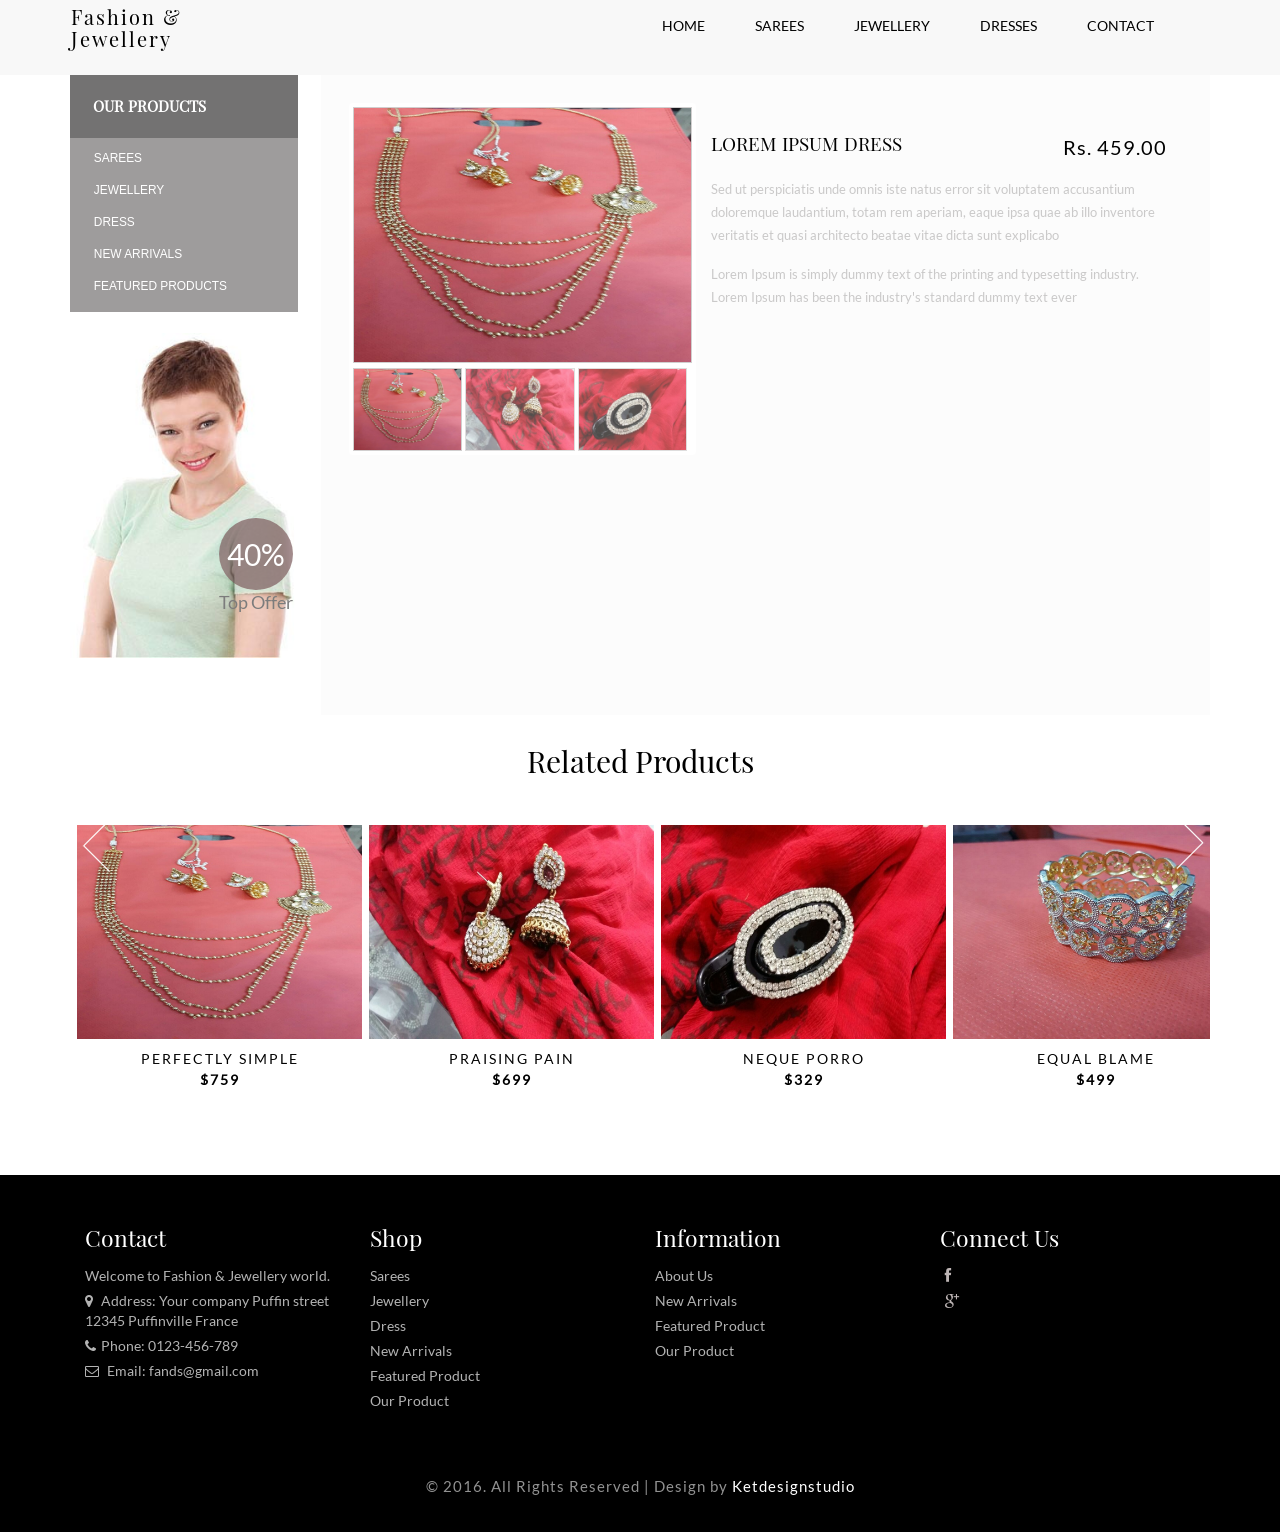
<file: sites/jewellery/jewelleryview.html>
<!DOCTYPE html>
<html>
<head>
<title>Fashion & Jewellery</title>
<link href="css/bootstrap.css" rel='stylesheet' type='text/css' />
<!-- jQuery (necessary for Bootstrap's JavaScript plugins) -->
<script src="js/jquery.min.js"></script>
<!-- Custom Theme files -->
<link href="css/style.css" rel="stylesheet" type="text/css" media="all" />
<!--font awasome link-->
<link href="font-awesome/css/font-awesome.min.css" rel="stylesheet" />
<!-- Custom Theme files -->
<meta name="viewport" content="width=device-width, initial-scale=1">
<meta http-equiv="Content-Type" content="text/html; charset=utf-8" />
<meta name="keywords" content="Eshop Responsive web template, Bootstrap Web Templates, Flat Web Templates, Andriod Compatible web template, 
Smartphone Compatible web template, free webdesigns for Nokia, Samsung, LG, SonyErricsson, Motorola web design" />
<script type="application/x-javascript"> addEventListener("load", function() { setTimeout(hideURLbar, 0); }, false); function hideURLbar(){ window.scrollTo(0,1); } </script>
<!--webfont-->
<!-- for bootstrap working -->
	<script type="text/javascript" src="js/bootstrap-3.1.1.min.js"></script>
<!-- //for bootstrap working -->
<!-- cart -->
	<script src="js/simpleCart.min.js"> </script>
<!-- cart -->
<link rel="stylesheet" href="css/flexslider.css" type="text/css" media="screen" />

</head>
<body>
	<!-- header-section-starts -->
	<div class="header">
	</div>
	<!-- header-section-ends -->
	<div class="inner-banner">
		<div class="container">
			<div class="banner-top inner-head">
				<nav class="navbar navbar-default" role="navigation">
	    <div class="navbar-header">
	        <button type="button" class="navbar-toggle" data-toggle="collapse" data-target="#bs-example-navbar-collapse-1">
		        <span class="sr-only">Toggle navigation</span>
		        <span class="icon-bar"></span>
		        <span class="icon-bar"></span>
		        <span class="icon-bar"></span>
	        </button>
				<div class="logo">
					<h1><a href="index.html"><p>Fashion & </p><p>Jewellery </p></a></h1>
				</div>
	    </div>
	    <!--/.navbar-header-->
	    <div class="collapse navbar-collapse" id="bs-example-navbar-collapse-1">
	        <ul class="nav navbar-nav">
			<li><a href="index.html">Home</a></li>
		        <li class="dropdown">
		            <a href="sarees.html">Sarees <b class="caret"></b></a>
		        </li>
		        <li class="dropdown">
		            <a href="jewellery.html">Jewellery <b class="caret"></b></a>
		        </li>
		        <li class="dropdown">
		        	<a href="dress.html">Dresses <b class="caret"></b></a>
		        </li>
					<li><a href="contact.html">CONTACT</a></li>
	        </ul>
	    </div>
	    <!--/.navbar-collapse-->
	</nav>
	<!--/.navbar-->
</div>
	</div>
		</div>
		<!-- content-section-starts -->
	<div class="container">
	   <div class="products-page">
			<div class="products">
				<div class="product-listy">
					<h2>our Products</h2>
					<ul class="product-list">
						<li><a href="">Sarees</a></li>
						<li><a href="">Jewellery</a></li>
						<li><a href="">Dress</a></li>
						<li><a href="">New Arrivals</a></li>
						<li><a href="">Featured Products</li>
					</ul>
				</div>
				<div class="latest-bis">
					<img src="images/l4.jpg" class="img-responsive" alt="" />
					<div class="offer">
						<p>40%</p>
						<small>Top Offer</small>
					</div>
				</div> 
			</div>
			<div class="new-product">
				<div class="col-md-5 zoom-grid">
					<div class="flexslider">
						<ul class="slides">
							<li data-thumb="images/j1.jpg">
								<div class="thumb-image"> <img src="images/j1.jpg" data-imagezoom="true" class="img-responsive" alt="" /> </div>
							</li>
							<li data-thumb="images/j2.jpg">
								<div class="thumb-image"> <img src="images/j2.jpg" data-imagezoom="true" class="img-responsive" alt="" /> </div>
							</li>
							<li data-thumb="images/j3.jpg">
							<div class="thumb-image"> <img src="images/j3.jpg" data-imagezoom="true" class="img-responsive" alt="" /> </div>
							</li> 
						</ul>
					</div>
				</div>
				<div class="col-md-7 dress-info">
					<div class="dress-name">
						<h3>LOREM IPSUM DRESS</h3>
						<span>Rs. 459.00</span>
						<div class="clearfix"></div>
						<p>Sed ut perspiciatis unde omnis iste natus error sit voluptatem accusantium doloremque laudantium, totam rem aperiam, eaque ipsa quae ab illo inventore veritatis et quasi architecto beatae vitae dicta sunt explicabo</p>
						<p>Lorem Ipsum is simply dummy text of the printing and typesetting industry. Lorem Ipsum has been the industry's standard dummy text ever</p>
					</div>
					<div class="span span1">
						<p class="left">FABRIC ORIGIN</p>
						<p class="right">Japan</p>
						<div class="clearfix"></div>
					</div>
					<div class="span span2">
						<p class="left">MADE IN</p>
						<p class="right">China</p>
						<div class="clearfix"></div>
					</div>
					<div class="span span3">
						<p class="left">COLOR</p>
						<p class="right">White</p>
						<div class="clearfix"></div>
					</div>
					<div class="span span4">
						<p class="left">SIZE</p>
						<p class="right"><span class="selection-box"><select class="domains valid" name="domains">
										   <option>M</option>
										   <option>L</option>
										   <option>XL</option>
										   <option>FS</option>
										   <option>S</option>
									   </select></span></p>
						<div class="clearfix"></div>
					</div>
					<div class="purchase">
						<a href="#">Purchase Now</a>
						<div class="social-icons">
							<ul>
								<li><a class="facebook1" href="#"></a></li>
								<li><a class="twitter1" href="#"></a></li>
								<li><a class="googleplus1" href="#"></a></li>
							</ul>
						</div>
						<div class="clearfix"></div>
					</div>
				<script src="js/imagezoom.js"></script>
					<!-- FlexSlider -->
					<script defer src="js/jquery.flexslider.js"></script>
					<script>
						// Can also be used with $(document).ready()
						$(window).load(function() {
						  $('.flexslider').flexslider({
							animation: "slide",
							controlNav: "thumbnails"
						  });
						});
					</script>
				</div>
				<div class="clearfix"></div>
			</div>
			<div class="clearfix"></div>
			</div>
   </div>
   <div class="other-products products-grid">
		<!-- content-section-ends -->
		<div class="other-products sareeview_slider">
		<div class="container">
			<h3 class="like text-center">Related Products</h3>        			
				     <ul id="flexiselDemo3">
						<li><a href="single.html"><img src="images/j1.jpg" class="img-responsive"/></a>
							<div class="product liked-product simpleCart_shelfItem">
							<a class="like_name" href="single.html">Perfectly simple</a>
							<p><a class="item_add" href="#"><i></i> <span class=" item_price">$759</span></a></p>
							</div>
						</li>
						<li><a href="single.html"><img src="images/j2.jpg" class="img-responsive"/></a>						
							<div class="product liked-product simpleCart_shelfItem">
							<a class="like_name" href="single.html">Praising pain</a>
							<p><a class="item_add" href="#"><i></i> <span class=" item_price">$699</span></a></p>
							</div>
						</li>
						<li><a href="single.html"><img src="images/j3.jpg" class="img-responsive"/></a>
							<div class="product liked-product simpleCart_shelfItem">
							<a class="like_name" href="single.html">Neque porro</a>
							<p><a class="item_add" href="#"><i></i> <span class=" item_price">$329</span></a></p>
							</div>
						</li>
						<li><a href="single.html"><img src="images/j4.jpg" class="img-responsive"/></a>
							<div class="product liked-product simpleCart_shelfItem">
							<a class="like_name" href="single.html">Equal blame</a>
							<p><a class="item_add" href="#"><i></i> <span class=" item_price">$499</span></a></p>
							</div>
						</li>
						<li><a href="single.html"><img src="images/j5.jpg" class="img-responsive"/></a>
							<div class="product liked-product simpleCart_shelfItem">
							<a class="like_name" href="single.html">Perfectly simple</a>
							<p><a class="item_add" href="#"><i></i> <span class=" item_price">$649</span></a></p>
							</div>
						</li>
				     </ul>
				    <script type="text/javascript">
					 $(window).load(function() {
						$("#flexiselDemo3").flexisel({
							visibleItems: 4,
							animationSpeed: 1000,
							autoPlay: true,
							autoPlaySpeed: 3000,    		
							pauseOnHover: true,
							enableResponsiveBreakpoints: true,
					    	responsiveBreakpoints: { 
					    		portrait: { 
					    			changePoint:480,
					    			visibleItems: 1
					    		}, 
					    		landscape: { 
					    			changePoint:640,
					    			visibleItems: 2
					    		},
					    		tablet: { 
					    			changePoint:768,
					    			visibleItems: 3
					    		}
					    	}
					    });
					    
					});
				   </script>
				   <script type="text/javascript" src="js/jquery.flexisel.js"></script>
				   </div>
				   </div>
		<!-- content-section-ends-here -->
				   </div>
   <!-- content-section-ends -->
		<div class="news-letter">
			<div class="container">
				<div class="join">
					<h6>JOIN OUR MAILING LIST</h6>
					<div class="sub-left-right">
						<form>
							<input type="text" value="Enter Your Email Here" onfocus="this.value = '';" onblur="if (this.value == '') {this.value = 'Enter Your Email Here';}" />
							<input type="submit" value="SUBSCRIBE" />
						</form>
					</div>
					<div class="clearfix"> </div>
				</div>
			</div>
		</div>
		<div class="footer">
		<div class="container">
		 <div class="footer_top">
			<div class="span_of_4">
				<div class="col-md-3 span1_of_4">
					<h4>Contact</h4>
					<ul class="f_nav">
					    <li><p>Welcome to <i>Fashion & Jewellery</i> world.</p></li>
						<li><p><span><i class="icon-map-marker iconspace"></i></span> Address: Your company Puffin street 12345 Puffinville France</p></li>
						<li><p><span><i class="icon-phone iconspace"></i>Phone: 0123-456-789</span></p></li>
						<li><p><span><i class="icon-envelope-alt iconspace"></i></span> Email: fands@gmail.com</p></li>
					</ul>	
				</div>
				<div class="col-md-3 span1_of_4">
					<h4>Shop</h4>
					<ul class="f_nav">
					    <li><a href="#">sarees</a></li>
						<li><a href="#">jewellery</a></li>
						<li><a href="#">dress</a></li>
					    <li><a href="#">new arrivals</a></li>
						<li><a href="#">featured product</a></li>
						<li><a href="#">our product</a></li>
					</ul>	
				</div>
				<div class="col-md-3 span1_of_4">
					<h4>Information</h4>
					<ul class="f_nav">
						<li><a href="account.html">About Us</a></li>
						<li><a href="#">new arrivals</a></li>
						<li><a href="#">featured product</a></li>
						<li><a href="#">our product</a></li>
					</ul>				
				</div>
				<div class="col-md-3 span1_of_4">
					<h4>Connect Us</h4>
					<ul class="f_nav">
						<li><a href="#"><i class="icon-facebook follow"></i></a></li>
						<li><a href="#"><i class="icon-google-plus follow"></i></a></li>
					</ul>

				</div>
				<div class="clearfix"></div>
				</div>
		  </div>
		  <div class="cards text-center">
				<img src="images/cards.jpg" alt="" />
		  </div>
		  <div class="copyright text-center">
				<p>© 2016. All Rights Reserved | Design by   <a href="#">  Ketdesignstudio</a></p>
		  </div>
		</div>
		</div>		
 <script src="js/responsive-tabs.js"></script>
    <script type="text/javascript">
      $( '#myTab a' ).click( function ( e ) {
        e.preventDefault();
        $( this ).tab( 'show' );
      } );

      $( '#moreTabs a' ).click( function ( e ) {
        e.preventDefault();
        $( this ).tab( 'show' );
      } );

      ( function( $ ) {
          // Test for making sure event are maintained
          $( '.js-alert-test' ).click( function () {
            alert( 'Button Clicked: Event was maintained' );
          } );
          fakewaffle.responsiveTabs( [ 'xs', 'sm' ] );
      } )( jQuery );

    </script>

</body>
</html>
</file>
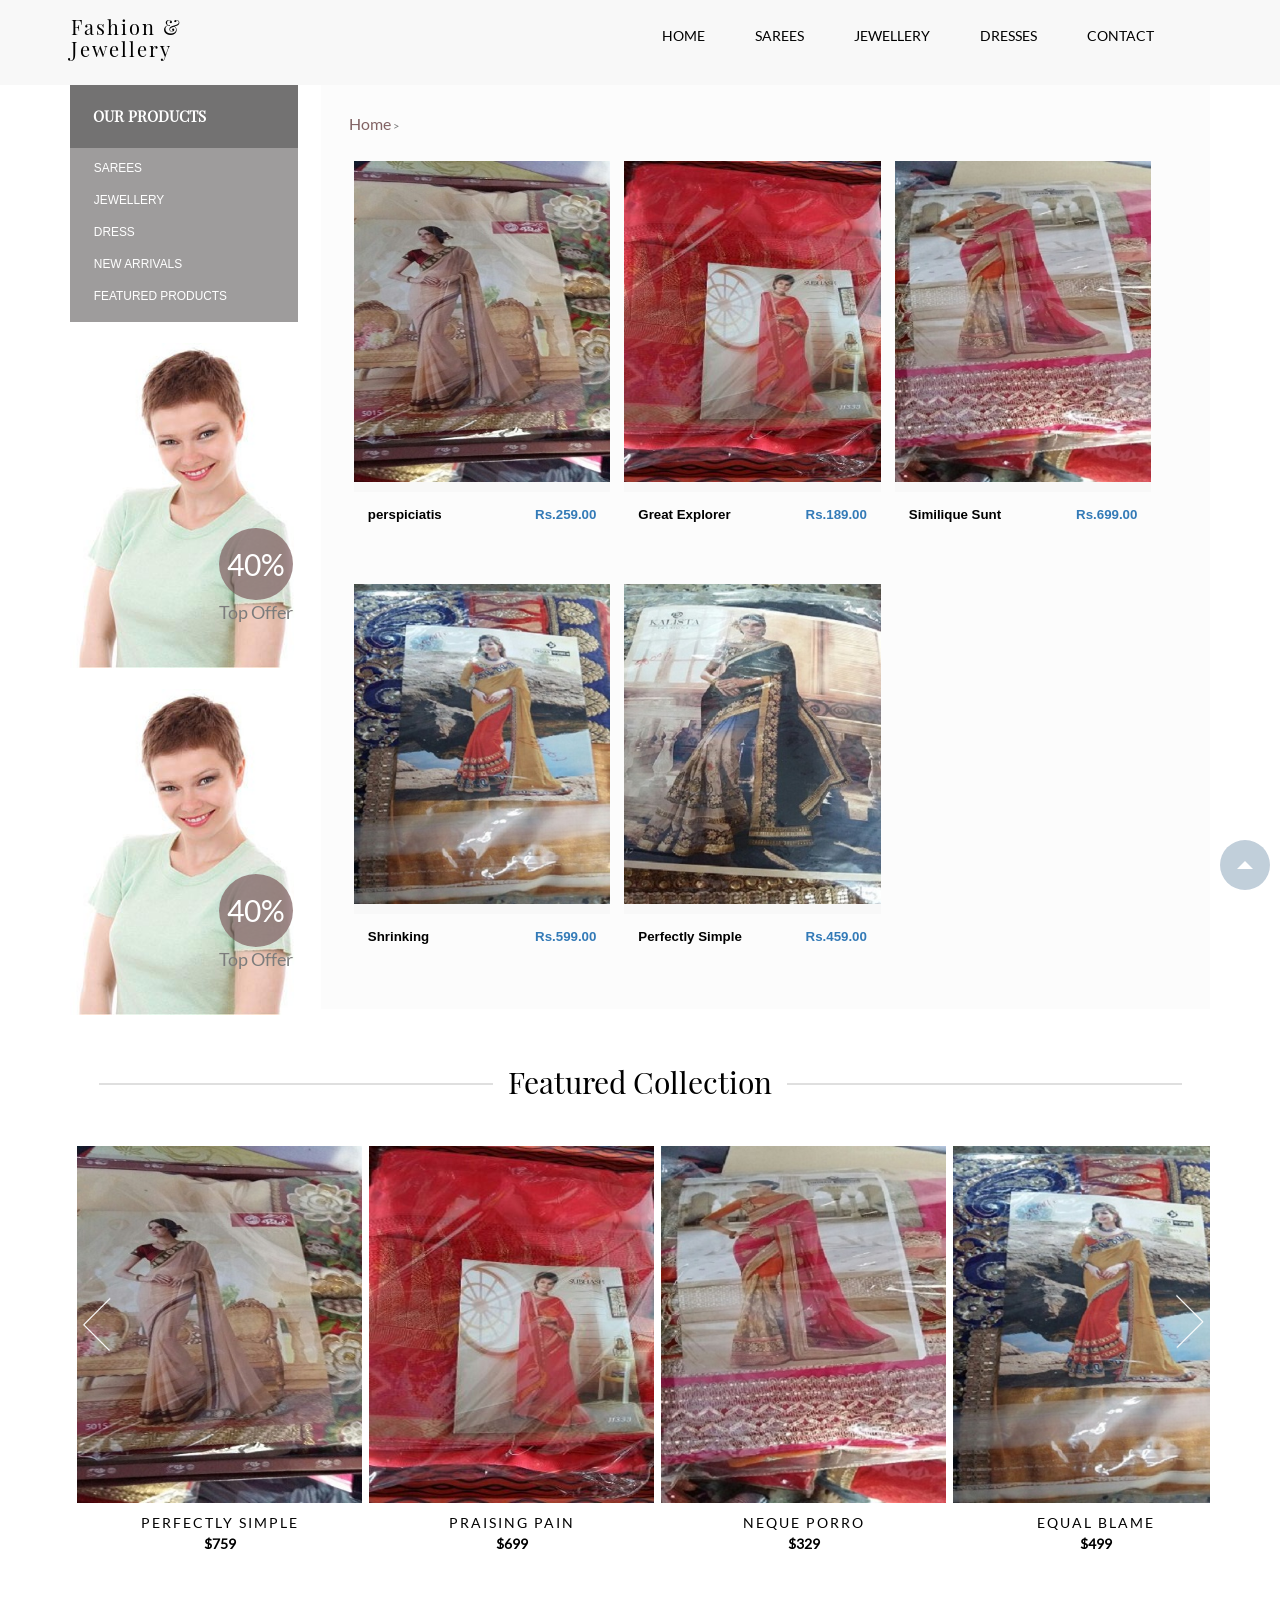
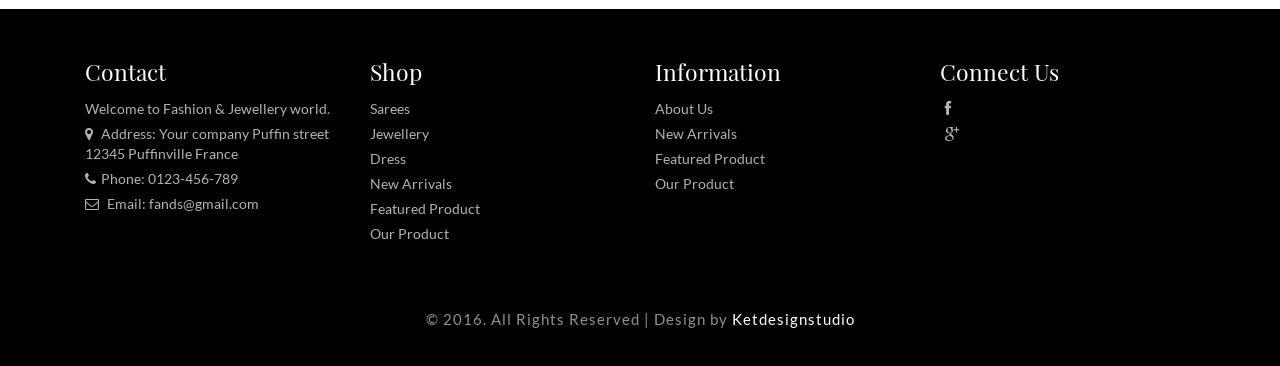
<file: sites/jewellery/sarees.html>
<!DOCTYPE html>
<html>
<head>
<title>Fashion & Jewellery</title>
<link href="css/bootstrap.css" rel='stylesheet' type='text/css' />
<!-- jQuery (necessary for Bootstrap's JavaScript plugins) -->
<script src="js/jquery.min.js"></script>
<!-- Custom Theme files -->
<link href="css/style.css" rel="stylesheet" type="text/css" media="all" />
<link href="css/component.css" rel='stylesheet' type='text/css' />
<!--font awasome link-->
<link href="font-awesome/css/font-awesome.min.css" rel="stylesheet" />
<!-- Custom Theme files -->
<meta name="viewport" content="width=device-width, initial-scale=1">
<meta http-equiv="Content-Type" content="text/html; charset=utf-8" />
<meta name="keywords"/>
<script type="application/x-javascript"> addEventListener("load", function() { setTimeout(hideURLbar, 0); }, false); function hideURLbar(){ window.scrollTo(0,1); } </script>
<!--webfont-->
<!-- for bootstrap working -->
	<script type="text/javascript" src="js/bootstrap-3.1.1.min.js"></script>
<!-- //for bootstrap working -->
<!-- cart -->
	<script src="js/simpleCart.min.js"> </script>
<!-- cart -->
<!--scroll to top position-->
<script type='text/javascript'>
$(document).ready(function(){ 
    $(window).scroll(function(){ 
        if ($(this).scrollTop() > 100) { 
            $('#scroll').fadeIn(); 
        } else { 
            $('#scroll').fadeOut(); 
        } 
    }); 
    $('#scroll').click(function(){ 
        $("html, body").animate({ scrollTop: 0 }, 600); 
        return false; 
    }); 
});
</script>
<link rel="stylesheet" href="css/flexslider.css" type="text/css" media="screen" />
</head>
<body>
	<!-- header-section-starts -->
	<div class="header">
	<div class="header-top-strip">
		<div class="container test">
		<div class="header-right">
		<div class="cart box_1">
		<div class="clearfix"> </div>
		</div>
		</div>
		<div class="clearfix"> </div>
		</div>
		</div>
	</div>
	<!-- header-section-ends -->
	<div class="inner-banner">
		<div class="container">
			<div class="banner-top inner-head">
				<nav class="navbar navbar-default" role="navigation">
	    <div class="navbar-header">
	        <button type="button" class="navbar-toggle" data-toggle="collapse" data-target="#bs-example-navbar-collapse-1">
		        <span class="sr-only">Toggle navigation</span>
		        <span class="icon-bar"></span>
		        <span class="icon-bar"></span>
		        <span class="icon-bar"></span>
	        </button>
				<div class="logo">
					<h1><a href="index.html"><p>Fashion & </p><p>Jewellery </p></a></h1>
				</div>
	    </div>
	    <!--/.navbar-header-->
	
	     <div class="collapse navbar-collapse" id="bs-example-navbar-collapse-1">
	        <ul class="nav navbar-nav">
			<li><a href="index.html">Home</a></li>
		        <li class="dropdown">
		            <a href="sarees.html">Sarees <b class="caret"></b></a>
		        </li>
		        <li class="dropdown">
		            <a href="jewellery.html">Jewellery <b class="caret"></b></a>
		        </li>
		        <li class="dropdown">
		        	<a href="dress.html">Dresses <b class="caret"></b></a>
		        </li>
					<li><a href="contact.html">CONTACT</a></li>
	        </ul>
	    </div>
	    <!--/.navbar-collapse-->
	</nav>
	<!--/.navbar-->
</div>
	</div>
		</div>
		
		<!-- content-section-starts -->
	<div class="container">
	   <div class="products-page">
			<div class="products">
				<div class="product-listy">
					<h2>our Products</h2>
					<ul class="product-list">
						<li><a href="">Sarees</a></li>
						<li><a href="">Jewellery</a></li>
						<li><a href="">Dress</a></li>
						<li><a href="">New Arrivals</a></li>
						<li><a href="">Featured Products</li>
					</ul>
				</div>
				<div class="latest-bis">
					<img src="images/l4.jpg" class="img-responsive" alt="" />
					<div class="offer">
						<p>40%</p>
						<small>Top Offer</small>
					</div>
				</div> 
				<div class="latest-bis">
					<img src="images/l4.jpg" class="img-responsive" alt="" />
					<div class="offer">
						<p>40%</p>
						<small>Top Offer</small>
					</div>
				</div> 	
			</div>
			<div class="new-product">
				<div class="new-product-top">
					<ul class="product-top-list">
						<li><a href="index.html">Home</a>&nbsp;<span>&gt;</span></li>
						<li><span class="act">Best Sales</span>&nbsp;</li>
					</ul>
					<p class="back"><a href="index.html">Back to Previous</a></p>
					<div class="clearfix"></div>
				</div>
				<div class="mens-toolbar">
                 <div class="sort">
               	   <div class="sort-by">
			            <label>Sort By</label>
			            <select>
			                            <option value="">
			                    Position                </option>
			                            <option value="">
			                    Name                </option>
			                            <option value="">
			                    Price                </option>
			            </select>
			            <a href=""><img src="images/arrow2.gif" alt="" class="v-middle"></a>
	                   </div>
	    		     </div>
		    	        <ul class="women_pagenation">
					     <li>Page:</li>
					     <li class="active"><a href="#">1</a></li>
					     <li><a href="#">2</a></li>
				  	    </ul>
	               		 <div class="clearfix"></div>		
			        </div>
			        <div id="cbp-vm" class="cbp-vm-switcher cbp-vm-view-grid">
					<div class="cbp-vm-options">
						<a href="#" class="cbp-vm-icon cbp-vm-grid cbp-vm-selected" data-view="cbp-vm-view-grid" title="grid">Grid View</a>
						<a href="#" class="cbp-vm-icon cbp-vm-list" data-view="cbp-vm-view-list" title="list">List View</a>
					</div>
					<div class="pages">   
        	 <div class="limiter visible-desktop">
               <label>Show</label>
                  <select>
                            <option value="" selected="selected">
                    9                </option>
                            <option value="">
                    15                </option>
                            <option value="">
                    30                </option>
                  </select> per page        
               </div>
       	   </div>
					<div class="clearfix"></div>
					<ul>
					  <li>
							<a class="cbp-vm-image" href="sareesview.html">
								<div class="simpleCart_shelfItem">
							 <div class="view view-first">
					   		  <div class="inner_content clearfix">
								<div class="product_image">
									<img src="database/images/sarees/s1.jpg" class="img-responsive" alt=""/>
									<div class="mask">
			                       		<div class="info">Quick View</div>
					                  </div>
									<div class="product_container">
									   <div class="cart-left">
										 <p class="title">perspiciatis</p>
									   </div>
									   <div class="pricey"><span class="item_price">Rs.259.00</span></div>
									   <div class="clearfix"></div>
								     </div>		
								  </div>
			                     </div>
		                      </div>
		                    </a>
							<div class="cbp-vm-details">
								Silver beet shallot wakame tomatillo salsify mung bean beetroot groundnut.
							</div>
							<a class="cbp-vm-icon cbp-vm-add item_add" href="#">Add to cart</a>
							</div>
						</li>
						<li>
							<a class="cbp-vm-image" href="sareesview.html">
								<div class="simpleCart_shelfItem">
							  <div class="view view-first">
					   		  <div class="inner_content clearfix">
								<div class="product_image">
									<img src="database/images/sarees/s2.jpg" class="img-responsive" alt=""/>
									<div class="mask">
			                       		<div class="info">Quick View</div>
					                  </div>
									<div class="product_container">
									   <div class="cart-left">
										 <p class="title">Great Explorer</p>
									   </div>
									   <div class="pricey"><span class="item_price">Rs.189.00</span></div>
									   <div class="clearfix"></div>
								     </div>		
								  </div>
			                     </div>
		                      </div>
							 </a>
							<div class="cbp-vm-details">
								Wattle seed bunya nuts spring onion okra garlic bitterleaf zucchini.
							</div>
							<a class="cbp-vm-icon cbp-vm-add item_add" href="#">Add to cart</a>
							</div>
						</li>
						<li>
							<a class="cbp-vm-image" href="sareesview.html">
								<div class="simpleCart_shelfItem">
								<div class="view view-first">
					   		  <div class="inner_content clearfix">
								<div class="product_image">
									<img src="database/images/sarees/s3.jpg" class="img-responsive" alt=""/>
									<div class="mask">
			                       		<div class="info">Quick View</div>
					                  </div>
									<div class="product_container">
									   <div class="cart-left">
										 <p class="title">Similique Sunt</p>
									   </div>
									   <div class="pricey"><span class="item_price">Rs.699.00</span></div>
									   <div class="clearfix"></div>
								     </div>		
								  </div>
			                     </div>
		                      </div>
							</a>
							<div class="cbp-vm-details">
								Kohlrabi bok choy broccoli rabe welsh onion spring onion tatsoi ricebean kombu chard.
							</div>
							<a class="cbp-vm-icon cbp-vm-add item_add" href="#">Add to cart</a>
							</div>
						</li>
						<li>
							<a class="cbp-vm-image" href="sareesview.html">
								<div class="simpleCart_shelfItem">
								<div class="view view-first">
					   		  <div class="inner_content clearfix">
								<div class="product_image">
									<img src="database/images/sarees/s4.jpg" class="img-responsive" alt=""/>
									<div class="mask">
			                       		<div class="info">Quick View</div>
					                  </div>
									<div class="product_container">
									   <div class="cart-left">
										 <p class="title">Shrinking</p>
									   </div>
									   <div class="pricey"><span class="item_price">Rs.599.00</span></div>
									   <div class="clearfix"></div>
								     </div>		
								  </div>
			                     </div>
		                      </div>
							</a>
							<div class="cbp-vm-details">
								Kohlrabi bok choy broccoli rabe welsh onion spring onion tatsoi ricebean kombu chard.
							</div>
							<a class="cbp-vm-icon cbp-vm-add item_add" href="#">Add to cart</a>
							</div>
						</li>
						<li>
							<a class="cbp-vm-image" href="sareesview.html">
								<div class="simpleCart_shelfItem">
								<div class="view view-first">
					   		  <div class="inner_content clearfix">
								<div class="product_image">
									<img src="database/images/sarees/s5.jpg" class="img-responsive" alt=""/>
									<div class="mask">
			                       		<div class="info">Quick View</div>
					                  </div>
									<div class="product_container">
									   <div class="cart-left">
										 <p class="title">Perfectly Simple</p>
									   </div>
									   <div class="pricey"><span class="item_price">Rs.459.00</span></div>
									   <div class="clearfix"></div>
								     </div>		
								  </div>
			                     </div>
		                      </div>
							</a>
							<div class="cbp-vm-details">
								Kohlrabi bok choy broccoli rabe welsh onion spring onion tatsoi ricebean kombu chard.
							</div>
							<a class="cbp-vm-icon cbp-vm-add item_add" href="#">Add to cart</a>
							</div>
						</li>
					</ul>
				</div>
				<script src="js/cbpViewModeSwitch.js" type="text/javascript"></script>
                <script src="js/classie.js" type="text/javascript"></script>
			</div>
			<div class="clearfix"></div>
			</div>
			<div class="clearfix"></div>
   </div>
   <!-- content-section-ends -->
		<div class="other-products">
		<div class="container">
			<h3 class="like text-center line-seperater"><span>Featured Collection</span></h3>        			
				     <ul id="flexiselDemo3">
						<li><a href="single.html"><img src="images/s1.jpg" class="img-responsive"/></a>
							<div class="product liked-product simpleCart_shelfItem">
							<a class="like_name" href="single.html">Perfectly simple</a>
							<p><a class="item_add" href="#"><i></i> <span class=" item_price">$759</span></a></p>
							</div>
						</li>
						<li><a href="single.html"><img src="images/s2.jpg" class="img-responsive"/></a>						
							<div class="product liked-product simpleCart_shelfItem">
							<a class="like_name" href="single.html">Praising pain</a>
							<p><a class="item_add" href="#"><i></i> <span class=" item_price">$699</span></a></p>
							</div>
						</li>
						<li><a href="single.html"><img src="images/s3.jpg" class="img-responsive"/></a>
							<div class="product liked-product simpleCart_shelfItem">
							<a class="like_name" href="single.html">Neque porro</a>
							<p><a class="item_add" href="#"><i></i> <span class=" item_price">$329</span></a></p>
							</div>
						</li>
						<li><a href="single.html"><img src="images/s4.jpg" class="img-responsive"/></a>
							<div class="product liked-product simpleCart_shelfItem">
							<a class="like_name" href="single.html">Equal blame</a>
							<p><a class="item_add" href="#"><i></i> <span class=" item_price">$499</span></a></p>
							</div>
						</li>
						<li><a href="single.html"><img src="images/s5.jpg" class="img-responsive"/></a>
							<div class="product liked-product simpleCart_shelfItem">
							<a class="like_name" href="single.html">Perfectly simple</a>
							<p><a class="item_add" href="#"><i></i> <span class=" item_price">$649</span></a></p>
							</div>
						</li>
				     </ul>
				    <script type="text/javascript">
					 $(window).load(function() {
						$("#flexiselDemo3").flexisel({
							visibleItems: 4,
							animationSpeed: 1000,
							autoPlay: true,
							autoPlaySpeed: 3000,    		
							pauseOnHover: true,
							enableResponsiveBreakpoints: true,
					    	responsiveBreakpoints: { 
					    		portrait: { 
					    			changePoint:480,
					    			visibleItems: 1
					    		}, 
					    		landscape: { 
					    			changePoint:640,
					    			visibleItems: 2
					    		},
					    		tablet: { 
					    			changePoint:768,
					    			visibleItems: 3
					    		}
					    	}
					    });
					    
					});
				   </script>
				   <script type="text/javascript" src="js/jquery.flexisel.js"></script>
				   </div>
				   </div>
		<!-- content-section-ends-here -->
		<div class="news-letter">
			<div class="container">
				<div class="join">
					<h6>JOIN OUR MAILING LIST</h6>
					<div class="sub-left-right">
						<form>
							<input type="text" value="Enter Your Email Here" onfocus="this.value = '';" onblur="if (this.value == '') {this.value = 'Enter Your Email Here';}" />
							<input type="submit" value="SUBSCRIBE" />
						</form>
					</div>
					<div class="clearfix"> </div>
				</div>
			</div>
		</div>
		<!--scroll to top -->
		<div class="srolltop">
		<a href="javascript:void(0);" id="scroll" title="Scroll to Top" style="display: none;">Top<span></span></a>
		</div>
		<div class="footer">
		<div class="container">
		 <div class="footer_top">
			<div class="span_of_4">
				<div class="col-md-3 span1_of_4">
					<h4>Contact</h4>
					<ul class="f_nav">
					    <li><p>Welcome to <i>Fashion & Jewellery</i> world.</p></li>
						<li><p><span><i class="icon-map-marker iconspace"></i></span> Address: Your company Puffin street 12345 Puffinville France</p></li>
						<li><p><span><i class="icon-phone iconspace"></i>Phone: 0123-456-789</span></p></li>
						<li><p><span><i class="icon-envelope-alt iconspace"></i></span> Email: fands@gmail.com</p></li>
					</ul>	
				</div>
				<div class="col-md-3 span1_of_4">
					<h4>Shop</h4>
					<ul class="f_nav">
					    <li><a href="#">sarees</a></li>
						<li><a href="#">jewellery</a></li>
						<li><a href="#">dress</a></li>
					    <li><a href="#">new arrivals</a></li>
						<li><a href="#">featured product</a></li>
						<li><a href="#">our product</a></li>
					</ul>	
				</div>
				<div class="col-md-3 span1_of_4">
					<h4>Information</h4>
					<ul class="f_nav">
						<li><a href="account.html">About Us</a></li>
						<li><a href="#">new arrivals</a></li>
						<li><a href="#">featured product</a></li>
						<li><a href="#">our product</a></li>
					</ul>				
				</div>
				<div class="col-md-3 span1_of_4">
					<h4>Connect Us</h4>
					<ul class="f_nav">
						<li><a href="#"><i class="icon-facebook follow"></i></a></li>
						<li><a href="#"><i class="icon-google-plus follow"></i></a></li>
					</ul>

				</div>
				<div class="clearfix"></div>
				</div>
		  </div>
		  <div class="cards text-center">
				<img src="images/cards.jpg" alt="" />
		  </div>
		  <div class="copyright text-center">
				<p>© 2016. All Rights Reserved | Design by   <a href="#">  Ketdesignstudio</a></p>
		  </div>
		</div>
		</div>
</body>
</html>
</file>
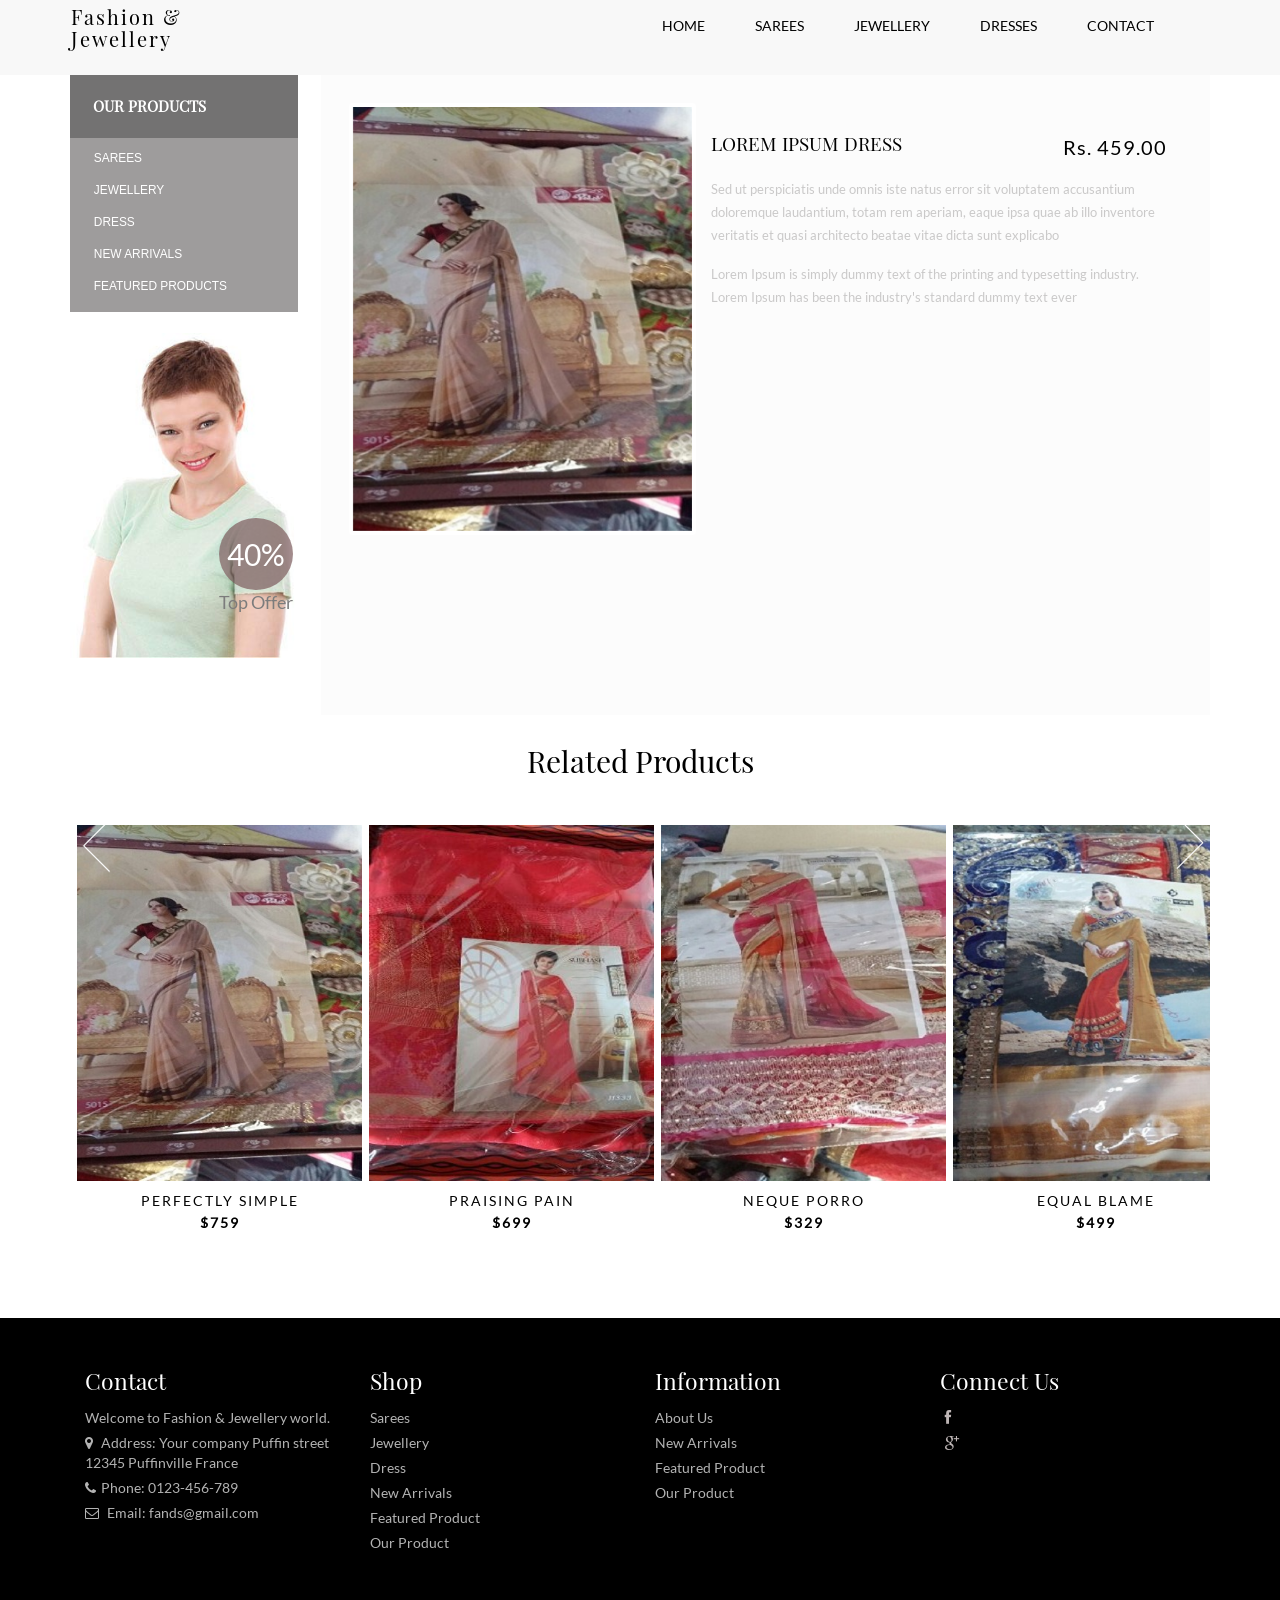
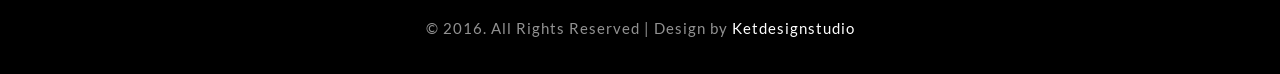
<file: sites/jewellery/sareesview.html>
<!DOCTYPE html>
<html>
<head>
<title>Fashion & Jewellery</title>
<link href="css/bootstrap.css" rel='stylesheet' type='text/css' />
<!-- jQuery (necessary for Bootstrap's JavaScript plugins) -->
<script src="js/jquery.min.js"></script>
<!-- Custom Theme files -->
<link href="css/style.css" rel="stylesheet" type="text/css" media="all" />
<!--font awasome link-->
<link href="font-awesome/css/font-awesome.min.css" rel="stylesheet" />
<!-- Custom Theme files -->
<meta name="viewport" content="width=device-width, initial-scale=1">
<meta http-equiv="Content-Type" content="text/html; charset=utf-8" />
<meta name="keywords" content="Eshop Responsive web template, Bootstrap Web Templates, Flat Web Templates, Andriod Compatible web template, 
Smartphone Compatible web template, free webdesigns for Nokia, Samsung, LG, SonyErricsson, Motorola web design" />
<script type="application/x-javascript"> addEventListener("load", function() { setTimeout(hideURLbar, 0); }, false); function hideURLbar(){ window.scrollTo(0,1); } </script>
<!--webfont-->
<!-- for bootstrap working -->
	<script type="text/javascript" src="js/bootstrap-3.1.1.min.js"></script>
<!-- //for bootstrap working -->
<!-- cart -->
	<script src="js/simpleCart.min.js"> </script>
<!-- cart -->
<link rel="stylesheet" href="css/flexslider.css" type="text/css" media="screen" />

</head>
<body>
	<!-- header-section-starts -->
	<div class="header">
	</div>
	<!-- header-section-ends -->
	<div class="inner-banner">
		<div class="container">
			<div class="banner-top inner-head">
				<nav class="navbar navbar-default" role="navigation">
	    <div class="navbar-header">
	        <button type="button" class="navbar-toggle" data-toggle="collapse" data-target="#bs-example-navbar-collapse-1">
		        <span class="sr-only">Toggle navigation</span>
		        <span class="icon-bar"></span>
		        <span class="icon-bar"></span>
		        <span class="icon-bar"></span>
	        </button>
				<div class="logo">
					<h1><a href="index.html"><p>Fashion & </p><p>Jewellery </p></a></h1>
				</div>
	    </div>
	    <!--/.navbar-header-->
	    <div class="collapse navbar-collapse" id="bs-example-navbar-collapse-1">
	        <ul class="nav navbar-nav">
			<li><a href="index.html">Home</a></li>
		        <li class="dropdown">
		            <a href="sarees.html">Sarees <b class="caret"></b></a>
		        </li>
		        <li class="dropdown">
		            <a href="jewellery.html">Jewellery <b class="caret"></b></a>
		        </li>
		        <li class="dropdown">
		        	<a href="dress.html">Dresses <b class="caret"></b></a>
		        </li>
					<li><a href="contact.html">CONTACT</a></li>
	        </ul>
	    </div>
	    <!--/.navbar-collapse-->
	</nav>
	<!--/.navbar-->
</div>
	</div>
		</div>
		<!-- content-section-starts -->
	<div class="container">
	   <div class="products-page">
			<div class="products">
				<div class="product-listy">
					<h2>our Products</h2>
					<ul class="product-list">
						<li><a href="">Sarees</a></li>
						<li><a href="">Jewellery</a></li>
						<li><a href="">Dress</a></li>
						<li><a href="">New Arrivals</a></li>
						<li><a href="">Featured Products</li>
					</ul>
				</div>
				<div class="latest-bis">
					<img src="images/l4.jpg" class="img-responsive" alt="" />
					<div class="offer">
						<p>40%</p>
						<small>Top Offer</small>
					</div>
				</div> 
			</div>
			<div class="new-product">
				<div class="col-md-5 zoom-grid">
					<div class="flexslider">
						<ul class="slides">
							<li data-thumb="database/images/sarees/s1.jpg">
								<div class="thumb-image"> <img src="database/images/sarees/s1.jpg" data-imagezoom="true" class="img-responsive" alt="" /> </div>
							</li>
							<!-- <li data-thumb="database/images/sarees/productViewImges/sareesview-02.jpg">
								<div class="thumb-image"> <img src="database/images/sarees/productViewImges/sareesview-02.jpg" data-imagezoom="true" class="img-responsive" alt="" /> </div>
							</li> -->
							<!-- <li data-thumb="database/images/sarees/productViewImges/sareesview-03.jpg">
								<div class="thumb-image"> <img src="database/images/sarees/productViewImges/sareesview-03.jpg" data-imagezoom="true" class="img-responsive" alt="" /> </div>
							</li> -->
						</ul>
					</div>
				</div>
				<div class="col-md-7 dress-info">
					<div class="dress-name">
						<h3>LOREM IPSUM DRESS</h3>
						<span>Rs. 459.00</span>
						<div class="clearfix"></div>
						<p>Sed ut perspiciatis unde omnis iste natus error sit voluptatem accusantium doloremque laudantium, totam rem aperiam, eaque ipsa quae ab illo inventore veritatis et quasi architecto beatae vitae dicta sunt explicabo</p>
						<p>Lorem Ipsum is simply dummy text of the printing and typesetting industry. Lorem Ipsum has been the industry's standard dummy text ever</p>
					</div>
					<div class="span span1">
						<p class="left">FABRIC ORIGIN</p>
						<p class="right">Japan</p>
						<div class="clearfix"></div>
					</div>
					<div class="span span2">
						<p class="left">MADE IN</p>
						<p class="right">China</p>
						<div class="clearfix"></div>
					</div>
					<div class="span span3">
						<p class="left">COLOR</p>
						<p class="right">White</p>
						<div class="clearfix"></div>
					</div>
					<div class="span span4">
						<p class="left">SIZE</p>
						<p class="right"><span class="selection-box"><select class="domains valid" name="domains">
										   <option>M</option>
										   <option>L</option>
										   <option>XL</option>
										   <option>FS</option>
										   <option>S</option>
									   </select></span></p>
						<div class="clearfix"></div>
					</div>
					<div class="purchase">
						<a href="#">Purchase Now</a>
						<div class="social-icons">
							<ul>
								<li><a class="facebook1" href="#"></a></li>
								<li><a class="twitter1" href="#"></a></li>
								<li><a class="googleplus1" href="#"></a></li>
							</ul>
						</div>
						<div class="clearfix"></div>
					</div>
				<script src="js/imagezoom.js"></script>
					<!-- FlexSlider -->
					<script defer src="js/jquery.flexslider.js"></script>
					<script>
						// Can also be used with $(document).ready()
						$(window).load(function() {
						  $('.flexslider').flexslider({
							animation: "slide",
							controlNav: "thumbnails"
						  });
						});
					</script>
				</div>
				<div class="clearfix"></div>
			</div>
			<div class="clearfix"></div>
			</div>
   </div>
   <div class="other-products products-grid">
		<!-- content-section-ends -->
		<div class="other-products sareeview_slider">
		<div class="container">
			<h3 class="like text-center">Related Products</h3>        			
				     <ul id="flexiselDemo3">
						<li><a href="single.html"><img src="images/s1.jpg" class="img-responsive"/></a>
							<div class="product liked-product simpleCart_shelfItem">
							<a class="like_name" href="single.html">Perfectly simple</a>
							<p><a class="item_add" href="#"><i></i> <span class=" item_price">$759</span></a></p>
							</div>
						</li>
						<li><a href="single.html"><img src="images/s2.jpg" class="img-responsive"/></a>						
							<div class="product liked-product simpleCart_shelfItem">
							<a class="like_name" href="single.html">Praising pain</a>
							<p><a class="item_add" href="#"><i></i> <span class=" item_price">$699</span></a></p>
							</div>
						</li>
						<li><a href="single.html"><img src="images/s3.jpg" class="img-responsive"/></a>
							<div class="product liked-product simpleCart_shelfItem">
							<a class="like_name" href="single.html">Neque porro</a>
							<p><a class="item_add" href="#"><i></i> <span class=" item_price">$329</span></a></p>
							</div>
						</li>
						<li><a href="single.html"><img src="images/s4.jpg" class="img-responsive"/></a>
							<div class="product liked-product simpleCart_shelfItem">
							<a class="like_name" href="single.html">Equal blame</a>
							<p><a class="item_add" href="#"><i></i> <span class=" item_price">$499</span></a></p>
							</div>
						</li>
						<li><a href="single.html"><img src="images/s5.jpg" class="img-responsive"/></a>
							<div class="product liked-product simpleCart_shelfItem">
							<a class="like_name" href="single.html">Perfectly simple</a>
							<p><a class="item_add" href="#"><i></i> <span class=" item_price">$649</span></a></p>
							</div>
						</li>
				     </ul>
				    <script type="text/javascript">
					 $(window).load(function() {
						$("#flexiselDemo3").flexisel({
							visibleItems: 4,
							animationSpeed: 1000,
							autoPlay: true,
							autoPlaySpeed: 3000,    		
							pauseOnHover: true,
							enableResponsiveBreakpoints: true,
					    	responsiveBreakpoints: { 
					    		portrait: { 
					    			changePoint:480,
					    			visibleItems: 1
					    		}, 
					    		landscape: { 
					    			changePoint:640,
					    			visibleItems: 2
					    		},
					    		tablet: { 
					    			changePoint:768,
					    			visibleItems: 3
					    		}
					    	}
					    });
					    
					});
				   </script>
				   <script type="text/javascript" src="js/jquery.flexisel.js"></script>
				   </div>
				   </div>
		<!-- content-section-ends-here -->
				   </div>
   <!-- content-section-ends -->
		<div class="news-letter">
			<div class="container">
				<div class="join">
					<h6>JOIN OUR MAILING LIST</h6>
					<div class="sub-left-right">
						<form>
							<input type="text" value="Enter Your Email Here" onfocus="this.value = '';" onblur="if (this.value == '') {this.value = 'Enter Your Email Here';}" />
							<input type="submit" value="SUBSCRIBE" />
						</form>
					</div>
					<div class="clearfix"> </div>
				</div>
			</div>
		</div>
		<div class="footer">
		<div class="container">
		 <div class="footer_top">
			<div class="span_of_4">
				<div class="col-md-3 span1_of_4">
					<h4>Contact</h4>
					<ul class="f_nav">
					    <li><p>Welcome to <i>Fashion & Jewellery</i> world.</p></li>
						<li><p><span><i class="icon-map-marker iconspace"></i></span> Address: Your company Puffin street 12345 Puffinville France</p></li>
						<li><p><span><i class="icon-phone iconspace"></i>Phone: 0123-456-789</span></p></li>
						<li><p><span><i class="icon-envelope-alt iconspace"></i></span> Email: fands@gmail.com</p></li>
					</ul>	
				</div>
				<div class="col-md-3 span1_of_4">
					<h4>Shop</h4>
					<ul class="f_nav">
					    <li><a href="#">sarees</a></li>
						<li><a href="#">jewellery</a></li>
						<li><a href="#">dress</a></li>
					    <li><a href="#">new arrivals</a></li>
						<li><a href="#">featured product</a></li>
						<li><a href="#">our product</a></li>
					</ul>	
				</div>
				<div class="col-md-3 span1_of_4">
					<h4>Information</h4>
					<ul class="f_nav">
						<li><a href="account.html">About Us</a></li>
						<li><a href="#">new arrivals</a></li>
						<li><a href="#">featured product</a></li>
						<li><a href="#">our product</a></li>
					</ul>				
				</div>
				<div class="col-md-3 span1_of_4">
					<h4>Connect Us</h4>
					<ul class="f_nav">
						<li><a href="#"><i class="icon-facebook follow"></i></a></li>
						<li><a href="#"><i class="icon-google-plus follow"></i></a></li>
					</ul>

				</div>
				<div class="clearfix"></div>
				</div>
		  </div>
		  <div class="cards text-center">
				<img src="images/cards.jpg" alt="" />
		  </div>
		  <div class="copyright text-center">
				<p>© 2016. All Rights Reserved | Design by   <a href="#">  Ketdesignstudio</a></p>
		  </div>
		</div>
		</div>		
 <script src="js/responsive-tabs.js"></script>
    <script type="text/javascript">
      $( '#myTab a' ).click( function ( e ) {
        e.preventDefault();
        $( this ).tab( 'show' );
      } );

      $( '#moreTabs a' ).click( function ( e ) {
        e.preventDefault();
        $( this ).tab( 'show' );
      } );

      ( function( $ ) {
          // Test for making sure event are maintained
          $( '.js-alert-test' ).click( function () {
            alert( 'Button Clicked: Event was maintained' );
          } );
          fakewaffle.responsiveTabs( [ 'xs', 'sm' ] );
      } )( jQuery );

    </script>

</body>
</html>
</file>
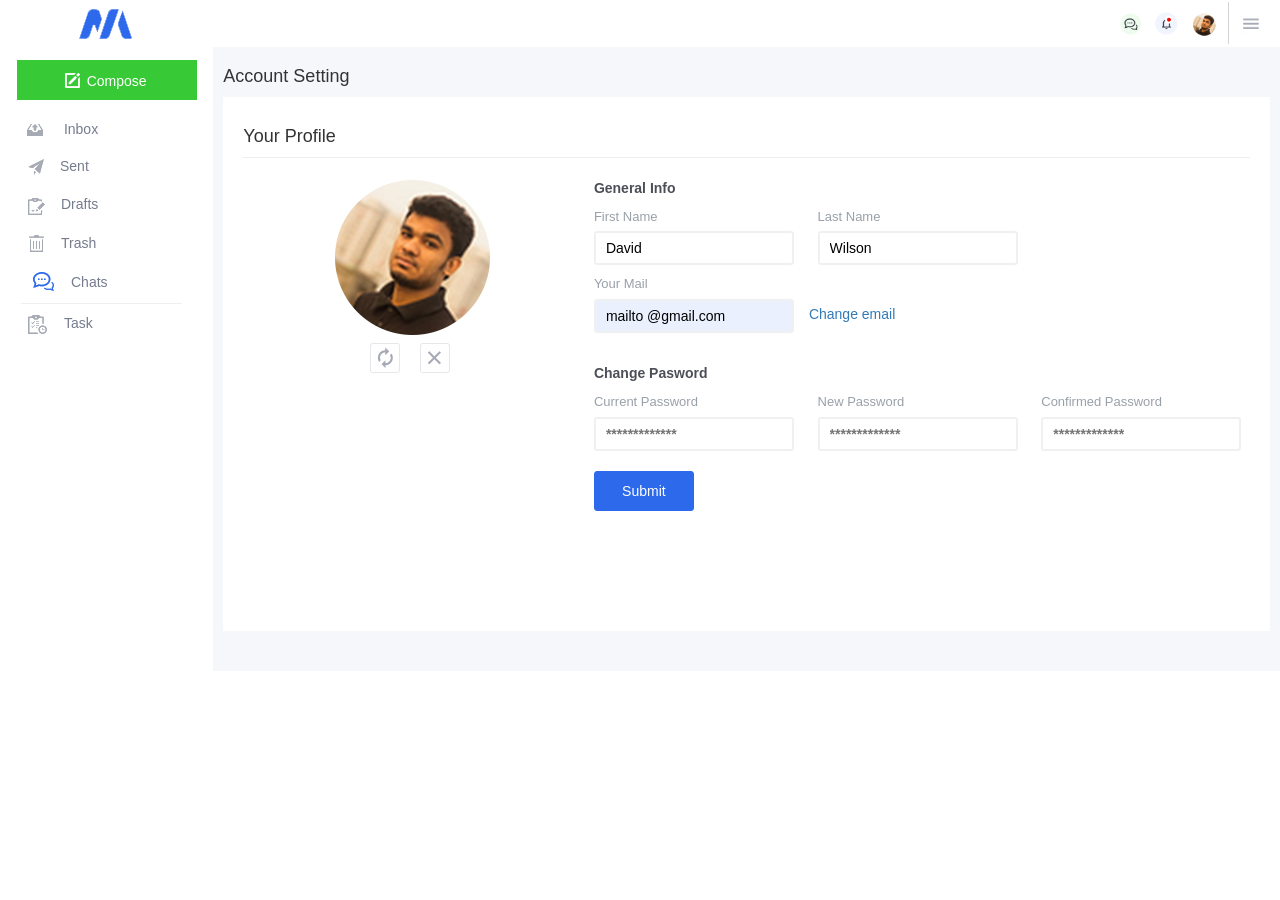
<file: sites/medico/accountsetting.html>
<!DOCTYPE html>
<html>
   <head>
      <title>Media</title>
      <meta charset="utf-8">
      <meta http-equiv="X-UA-Compatible" content="IE=edge">
      <meta name="viewport" content="width=device-width, initial-scale=1">
      <link rel="stylesheet" type="text/css" href="css/bootstrap.min.css">
      <link rel="stylesheet" type="text/css" href="css/style.css">
      <link rel="stylesheet" type="text/css" href="fonts/font-awesome/css/font-awesome.min.css">
   </head>
   <body>
      <div class="container-fluid">
         <div class="toprmenu">
            <ul>
               <span id="hide">
                  <li><a href="#"><img src="images/t1.png" alt="icon" /></a></li>
                  <li><a href="#"><img src="images/t2.png" alt="icon" /></a></li>
                  <li><a href="#"><img src="images/t3.png" alt="icon" /></a></li>
               </span>
               <li class="barline"><a href="#"><img src="images/t4.png" alt="icon" style="margin-left: 10px;"/></a></li>
            </ul>
         </div>
         <div class="row">
            <div class="col-md-2 text-center">
               <p><img src="images/logo.png" alt="logo">
               </p>
               <p>
                  <button class="composebtn">
                  <img src="images/compose.png" alt="compose"><span>Compose</span>
                  </button>
                  <!--compose menu start-->
               </p>
               <nav class="navbar firstnav">
                  <div class="container-fluid" style="padding: 0px;">
                     <div class="navbar-header">
                        <button type="button" class="navbar-toggle collapsed composebtn-mob" data-toggle="collapse" data-target="#navbar" aria-expanded="false" aria-controls="navbar">
                        <span class="sr-only">Toggle navigation</span>
                        <img src="images/compose.png" alt="compose"><span>Compose</span>
                        </button>
                     </div>
                     <div id="navbar" class="navbar-collapse collapse" style="padding-left: 5px;">
                        <ul class="nav compose-menu">
                           <li class="active"><a href="#"><img src="images/1.png" alt="icon"> Inbox</a></li>
                           <li><a href="#"><img src="images/2.png" alt="icon">Sent</a></li>
                           <li><a href="#"><img src="images/3.png" alt="icon">Drafts</a></li>
                           <li><a href="#"><img src="images/4.png" alt="icon">Trash</a></li>
                           <li><a href="#"><img src="images/5.png" alt="icon">Chats</a></li>
                           <li>
                              <hr style="margin:0px;">
                           </li>
                           <li><a href="#"><img src="images/6.png" alt="icon">Task</a></li>
                        </ul>
                     </div>
                  </div>
               </nav>
               <!--compose menu end-->
            </div>
            <div class="col-md-10 text-center ac-setting">
               <h4 align="left">Account Setting</h4>
               <div class="ac-inner" style="background-color: #fff;padding: 20px 20px 120px 20px;">
                  <h4 align="left">Your Profile</h4>
                  <hr style="margin: 0px;">
                  <div class="row" style="margin:0px;">
                     <div class="col-md-4">
                        <div class="ac-pict">
                           <img src="images/profile.png" alt="picture" />
                        </div>
                        <div class="cross">
                           <img src="images/cross.png" alt="close" />
                        </div>
                     </div>
                     <div class="col-md-8 pwd">
                        <p align="left" class="text info-mob">General Info</p>
                        <div class="formob">
                           <div class="row">
                              <div class="col-md-4">
                                 <p align="left" class="hidedesktp" style="color: #4c4f58;font-weight: bold;">General Info</p>
                                 <label>First Name</label>
                                 <input type="text" placeholder="David">
                              </div>
                              <div class="col-md-4">
                                 <label>Last Name</label>
                                 <input type="text" placeholder="Wilson">
                              </div>
                              <div class="col-md-4">
                              </div>
                           </div>
                           <div class="row">
                              <div class="col-md-12">
                                 <label>Your Mail</label>
                                 <input type="text" placeholder="mailto @gmail.com" style="background-color:#eaf0fe;">
                                 <a href="#" class="change-email">Change email </a>
                              </div>
                           </div>
                        </div>
                        <div class="formob2">
                           <p align="left" class="text">Change Pasword</p>
                           <div class="row">
                              <div class="col-md-4">
                                 <label>Current Password</label>
                                 <input type="password" placeholder="*************">
                                 <button type="submit" class="submit">Submit</button>
                              </div>
                              <div class="col-md-4">
                                 <label>New Password</label>
                                 <input type="password" placeholder="*************">
                              </div>
                              <div class="col-md-4">
                                 <label>Confirmed Password</label>
                                 <input type="password" placeholder="*************">
                                 <button type="submit" class="submit-mob">Submit</button>
                              </div>
                           </div>
                        </div>
                     </div>
                  </div>
               </div>
            </div>
         </div>
      </div>
      <script src="https://ajax.googleapis.com/ajax/libs/jquery/1.12.4/jquery.min.js"></script>
      <script src="js/bootstrap.min.js"></script>
   </body>
</html>
</file>
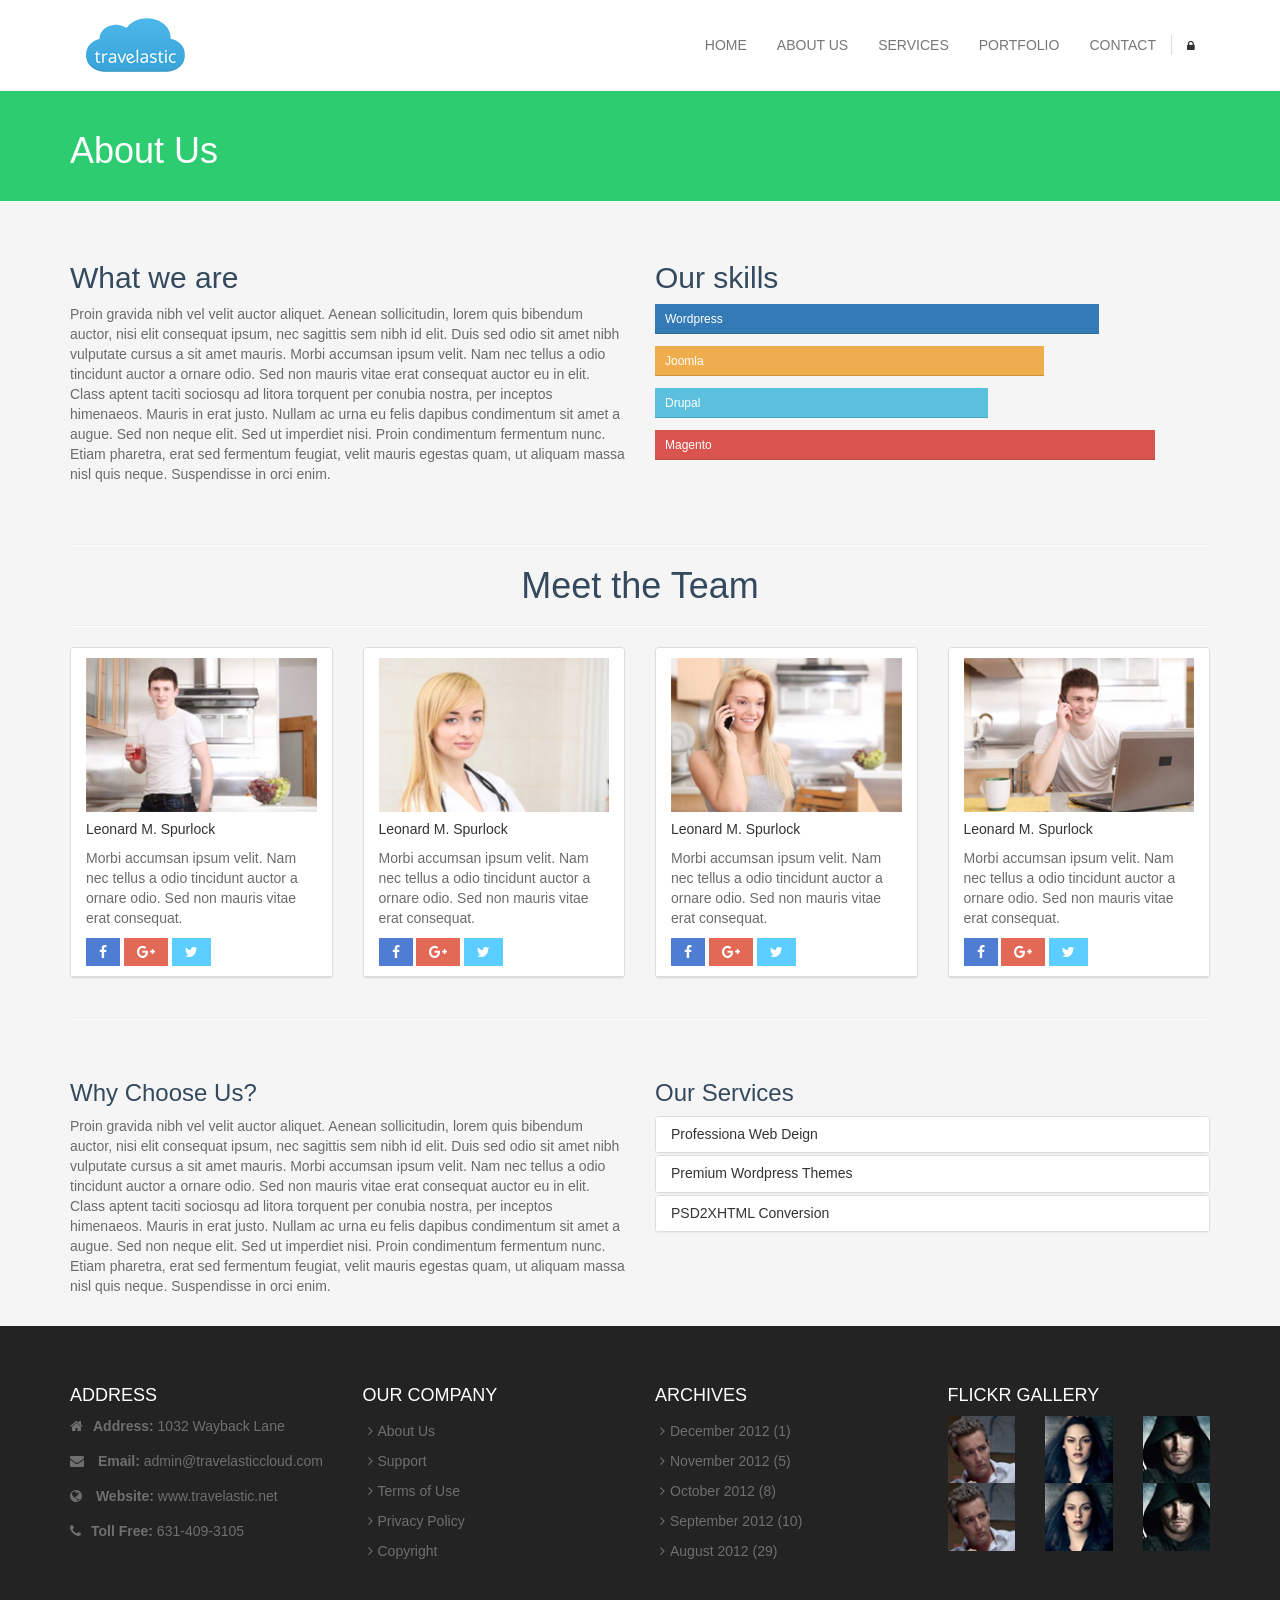
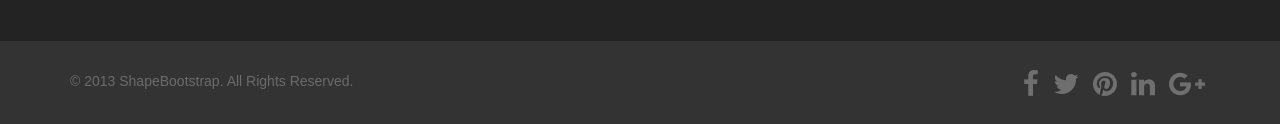
<file: sites/travelastic/aboutus.html>
<!Doctype html>
<html>
  <head>
    <meta charset="UTF-8">
    <meta name="description" content="Travelastic">
    <meta name="keywords" content="Travelastic">
    <meta name="author" content="Travelastic">
    <meta name="viewport" content="width=device-width, initial-scale=1.0">
    <title>Travelastic</title>
    <link rel="stylesheet" type="text/css" href="css/bootstrap.min.css">
    <link rel="stylesheet" type="text/css" href="css/main.css">
    <link rel="stylesheet" href="font-awesome/css/font-awesome.css">
    <style>
    </style>
  </head>
  <body>
    <nav class="navbar navbar-default navbar-fixed-top">
      <div class="container">
        <div class="navbar-header">
          <button type="button" class="navbar-toggle" data-toggle="collapse" data-target="#myNavbar">
          <span class="icon-bar"></span>
          <span class="icon-bar"></span>
          <span class="icon-bar"></span>                        
          </button>
          <a class="logo" href="index.html">
          <img src="images/logo.png" class="logo">
          </a>
        </div>
        <div class="collapse navbar-collapse" id="myNavbar">
          <ul class="nav navbar-nav navbar-right">
            <li><a href="index.html">HOME</a></li>
            <li><a href="aboutus.html">ABOUT US</a></li>
            <li><a href="services.html">SERVICES</a></li>
            <li><a href="portfolio.html">PORTFOLIO</a></li>
            <li class="border-right"><a href="contact.html">CONTACT</a></li>
            <li class="lock"><a href="#"><button type="button" class="btn btn-default btn-sm" data-toggle="modal" data-target="#myModal"><i class="fa fa-lock"></i></button></a></li>
            <!-- Modal -->
            <div id="myModal" class="modal fade" role="dialog">
              <div class="modal-dialog">
                <!-- Modal content-->
                <div class="modal-content">
                  <div class="modal-header">
                    <button type="button" class="close" data-dismiss="modal">&times;</button>
                    <h4 class="modal-title">Login to Your Account</h4>
                  </div>
                  <div class="modal-body">
                    <div class="loginmodal-container">
                      <form>
                        <input type="text" name="user" placeholder="Username">
                        <input type="password" name="pass" placeholder="Password">
                      </form>
                      <button type="button" class="btn btn-default" data-dismiss="modal">Login</button>
                      <button type="button" class="btn btn-default" data-dismiss="modal">Sign Up</button> 
                      <p class="fp"><a href="#">Forget Password</a></p>
                    </div>
                  </div>
                  <div class="modal-footer">    
                  </div>
                </div>
              </div>
            </div>
          </ul>
        </div>
      </div>
    </nav>
    <!--close nav-->
    <section class="aboutus-text">
      <div class="container">
        <div class="row">
          <div class="col-md-12">
            <h1>About Us</h1>
          </div>
        </div>
      </div>
    </section>
    <!--cloase aboutus-text-->
    <section class="aboutus-skills">
      <div class="container">
        <div class="row">
          <div class="col-sm-6">
            <h2>What we are</h2>
            <div>
              <p class="text-left">
                Proin gravida nibh vel velit auctor aliquet. Aenean sollicitudin, lorem quis bibendum auctor, nisi elit consequat ipsum, nec sagittis sem nibh id elit. Duis sed odio sit amet nibh vulputate cursus a sit amet mauris. Morbi accumsan ipsum velit. Nam nec tellus a odio tincidunt auctor a ornare odio. Sed non mauris vitae erat consequat auctor eu in elit. Class aptent taciti sociosqu ad litora torquent per conubia nostra, per inceptos himenaeos. Mauris in erat justo. Nullam ac urna eu felis dapibus condimentum sit amet a augue. Sed non neque elit. Sed ut imperdiet nisi. Proin condimentum fermentum nunc. Etiam pharetra, erat sed fermentum feugiat, velit mauris egestas quam, ut aliquam massa nisl quis neque. Suspendisse in orci enim.
              </p>
            </div>
          </div>
          <div class="col-sm-6">
            <h2>Our skills</h2>
            <ul class="list-unstyled">
              <li>
                <div class="progress">
                  <div class="progress-bar" style="width:80%"><span>Wordpress</span></div>
                </div>
              </li>
              <li>
                <div class="progress">
                  <div class="progress-bar progress-bar-warning" style="width:70%"><span>Joomla</span></div>
                </div>
              </li>
              <li>
                <div class="progress">
                  <div class="progress-bar progress-bar-info" style="width:60%"><span>Drupal</span></div>
                </div>
              </li>
              <li>
                <div class="progress">
                  <div class="progress-bar progress-bar-danger" style="width:90%"><span>Magento</span></div>
                </div>
              </li>
            </ul>
          </div>
        </div>
      </div>
    </section>
    <!--cloase aboutus-text-->
    <section class="team">
      <div class="container">
        <div class="row">
          <div class="col-sm-12">
            <hr>
            <h1 class="text-center">Meet the Team</h1>
            <hr>
          </div>
        </div>
      </div>
      <div class="container">
        <div class="row">
          <div class="col-sm-3">
            <div class="panel panel-default">
              <div class="panel-heading">
                <img src="images/team1.jpg">
                <h5>Leonard M. Spurlock</h5>
                <p>
                  Morbi accumsan ipsum velit. Nam nec tellus a odio tincidunt auctor a ornare odio. Sed non  mauris vitae erat consequat.
                </p>
                <a class="btn btn-social fa fa-facebook" href="#"></a>
                <a class="btn btn-social fa fa-google-plus" href="#"></a>
                <a class="btn btn-social fa fa-twitter" href="#"></a>
                
              </div>
            </div>
          </div>
          <div class="col-sm-3">
            <div class="panel panel-default">
              <div class="panel-heading">
                <img src="images/team2.jpg">
                <h5>Leonard M. Spurlock</h5>
                <p>
                  Morbi accumsan ipsum velit. Nam nec tellus a odio tincidunt auctor a ornare odio. Sed non  mauris vitae erat consequat.
                </p>
                <a class="btn btn-social fa fa-facebook" href="#"></a>
                <a class="btn btn-social fa fa-google-plus" href="#"></a>
                <a class="btn btn-social fa fa-twitter" href="#"></a>
                
              </div>
            </div>
          </div>
          <div class="col-sm-3">
            <div class="panel panel-default">
              <div class="panel-heading">
                <img src="images/team3.jpg">
                <h5>Leonard M. Spurlock</h5>
                <p>
                  Morbi accumsan ipsum velit. Nam nec tellus a odio tincidunt auctor a ornare odio. Sed non  mauris vitae erat consequat.
                </p>
                <a class="btn btn-social fa fa-facebook" href="#"></a>
                <a class="btn btn-social fa fa-google-plus" href="#"></a>
                <a class="btn btn-social fa fa-twitter" href="#"></a>
                
              </div>
            </div>
          </div>
          <div class="col-sm-3">
            <div class="panel panel-default">
              <div class="panel-heading">
                <img src="images/team4.jpg">
                <h5>Leonard M. Spurlock</h5>
                <p>
                  Morbi accumsan ipsum velit. Nam nec tellus a odio tincidunt auctor a ornare odio. Sed non  mauris vitae erat consequat.
                </p>
                <a class="btn btn-social fa fa-facebook" href="#"></a>
                <a class="btn btn-social fa fa-google-plus" href="#"></a>
                <a class="btn btn-social fa fa-twitter" href="#"></a>
                
              </div>
            </div>
          </div>
        </div>
        <hr>
      </div>
    </section>
    <!--cloase team-->
    <section class="choose-us">
      <div class="container">
      <div class="row">
      <div class="col-sm-6">
        <h3>Why Choose Us?</h3>
        <p>
          Proin gravida nibh vel velit auctor aliquet. Aenean sollicitudin, lorem quis bibendum auctor, nisi elit consequat ipsum, nec sagittis sem nibh id elit. Duis sed odio sit amet nibh vulputate cursus a sit amet mauris. Morbi accumsan ipsum velit. Nam nec tellus a odio tincidunt auctor a ornare odio. Sed non mauris vitae erat consequat auctor eu in elit. Class aptent taciti sociosqu ad litora torquent per conubia nostra, per inceptos himenaeos. Mauris in erat justo. Nullam ac urna eu felis dapibus condimentum sit amet a augue. Sed non neque elit. Sed ut imperdiet nisi. Proin condimentum fermentum nunc. Etiam pharetra, erat sed fermentum feugiat, velit mauris egestas quam, ut aliquam massa nisl quis neque. Suspendisse in orci enim.
        </p>
      </div>
      <div class="col-sm-6">
      <h3>Our Services</h3>
      <div class="panel-group">
        <div class="panel panel-default">
          <div class="panel-heading">
            <h4 class="panel-title">
              <a data-toggle="collapse" href="#collapse1">Professiona Web Deign</a>
            </h4>
          </div>
          <div id="collapse1" class="panel-collapse collapse">
            <div class="panel-body">
              <p>
                Anim pariatur cliche reprehenderit, enim eiusmod high life accusamus terry richardson ad squid. 3 wolf moon officia aute, non cupidatat skateboard dolor brunch. Food truck quinoa nesciunt laborum eiusmod. Brunch 3 wolf moon tempor, sunt aliqua.
              </p>
            </div>
          </div>
        </div>
      </div>
      <div class="panel-group">
        <div class="panel panel-default">
          <div class="panel-heading">
            <h4 class="panel-title">
              <a data-toggle="collapse" href="#collapse1">Premium Wordpress Themes</a>
            </h4>
          </div>
          <div id="collapse1" class="panel-collapse collapse">
            <div class="panel-body">
              <p>
                Anim pariatur cliche reprehenderit, enim eiusmod high life accusamus terry richardson ad squid. 3 wolf moon officia aute, non cupidatat skateboard dolor brunch. Food truck quinoa nesciunt laborum eiusmod. Brunch 3 wolf moon tempor, sunt aliqua.
              </p>
            </div>
          </div>
        </div>
      </div>
      <div class="panel-group">
        <div class="panel panel-default">
          <div class="panel-heading">
            <h4 class="panel-title">
              <a data-toggle="collapse" href="#collapse1">PSD2XHTML Conversion</a>
            </h4>
          </div>
          <div id="collapse1" class="panel-collapse collapse">
            <div class="panel-body">
              <p>
                Anim pariatur cliche reprehenderit, enim eiusmod high life accusamus terry richardson ad squid. 3 wolf moon officia aute, non cupidatat skateboard dolor brunch. Food truck quinoa nesciunt laborum eiusmod. Brunch 3 wolf moon tempor, sunt aliqua.
              </p>
            </div>
          </div>
        </div>
      </div>
    </section>
    <!-- cloase choose-us-->
<section class="top-footer">
      <div class="container">
        <div class="row">
          <div class="col-md-3 col-sm-6">
            <h4>ADDRESS</h4>
            <ul class="list-unstyled address">
              <li><i class="fa fa-home"></i><strong>Address:</strong> 1032 Wayback Lane</li>
              <li> <em class="fa fa-envelope"></em> <strong>Email: </strong> admin@travelasticcloud.com </li>
              <li> <em class="fa fa-globe"></em> <strong>Website:</strong> www.travelastic.net</li>
              <li><i class="fa fa-phone"></i><strong>Toll Free:</strong> 631-409-3105 </li>
            </ul>
          </div>
          <div class="col-md-3 col-sm-6">
            <h4>OUR COMPANY</h4>
            <ul class="list-unstyled company">
              <li><i class="fa fa-angle-right"></i><a href="#">About Us</a></li>
              <li><i class="fa fa-angle-right"></i><a href="#">Support</a></li>
              <li><i class="fa fa-angle-right"></i><a href="#">Terms of Use</a></li>
              <li><i class="fa fa-angle-right"></i><a href="#">Privacy Policy</a></li>
              <li><i class="fa fa-angle-right"></i><a href="#">Copyright</a></li>
            </ul>
          </div>
          <div class="col-md-3 col-sm-6">
            <h4>ARCHIVES</h4>
            <ul class="list-unstyled company">
              <li><i class="fa fa-angle-right"></i><a href="#">December 2012 (1)</a></li>
              <li><i class="fa fa-angle-right"></i><a href="#">November 2012 (5)</a></li>
              <li><i class="fa fa-angle-right"></i><a href="#">October 2012 (8)</a></li>
              <li><i class="fa fa-angle-right"></i><a href="#">September 2012 (10)</a></li>
              <li><i class="fa fa-angle-right"></i><a href="#">August 2012 (29)</a></li>
            </ul>
          </div>
          <div class="col-md-3 col-sm-6">
            <h4>FLICKR GALLERY</h4>
            <div class="row">
              <div class="col-sm-4 col-xs-3"><img src="images/gallery-01.png" class="gallery-space img-responsive"></div>
              <div class="col-sm-4 col-xs-3"><img src="images/gallery-02.png" class="gallery-space img-responsive"></div>
              <div class="col-sm-4 col-xs-3"><img src="images/gallery-03.png" class="gallery-space img-responsive"></div>
            </div>
            <div class="row">
              <div class="col-sm-4 col-xs-3"><img src="images/gallery-01.png" class="gallery-space img-responsive"></div>
              <div class="col-sm-4 col-xs-3"><img src="images/gallery-02.png" class="gallery-space img-responsive"></div>
              <div class="col-sm-4 col-xs-3"><img src="images/gallery-03.png" class="gallery-space img-responsive"></div>
            </div>
          </div>
        </div>
      </div>
    </section>
    <!--close of top-footer-->
    <section class="bottom-footer">
      <div class="container">
        <div class="row">
          <div>
            <div class="col-sm-4">
              <p class="pull-left">© 2013 ShapeBootstrap. All Rights Reserved. </p>
            </div>
            <div class="col-sm-8 pull-left">
              <ul class="list-unstyled social-icons pull-right">
                <li><a href="#"><i class="fa fa-facebook fa-2x"></i></a></li>
                <li><a href="#"><i class="fa fa-twitter fa-2x"></i></a></li>
                <li><a href="#"><i class="fa fa-pinterest fa-2x"></i></a></li>
                <li><a href="#"><i class="fa fa-linkedin fa-2x"></i></a></li>
                <li><a href="#"><i class="fa fa-google-plus fa-2x"></i></a></li>
              </ul>
            </div>
          </div>
        </div>
      </div>
    </section>
    <!--close bottom-footer-->
    <div></div>
    <script type="text/javascript" src="js/jquery.min.js"></script>
    <script type="text/javascript" src="js/bootstrap.min.js"></script>
    <!--carousel script start-->
    <script>
      $(document).ready(function(){
          // Activate Carousel
          $("#myCarousel").carousel();
          
          // Enable Carousel Indicators
          $(".item1").click(function(){
              $("#myCarousel").carousel(0);
          });
          $(".item2").click(function(){
              $("#myCarousel").carousel(1);
          });
          $(".item3").click(function(){
              $("#myCarousel").carousel(2);
          });
          $(".item4").click(function(){
              $("#myCarousel").carousel(3);
          });
          
          // Enable Carousel Controls
          $(".left").click(function(){
              $("#myCarousel").carousel("prev");
          });
          $(".right").click(function(){
              $("#myCarousel").carousel("next");
          });
      });
    </script><!--carousel script end-->
  </body>
</html>
</file>
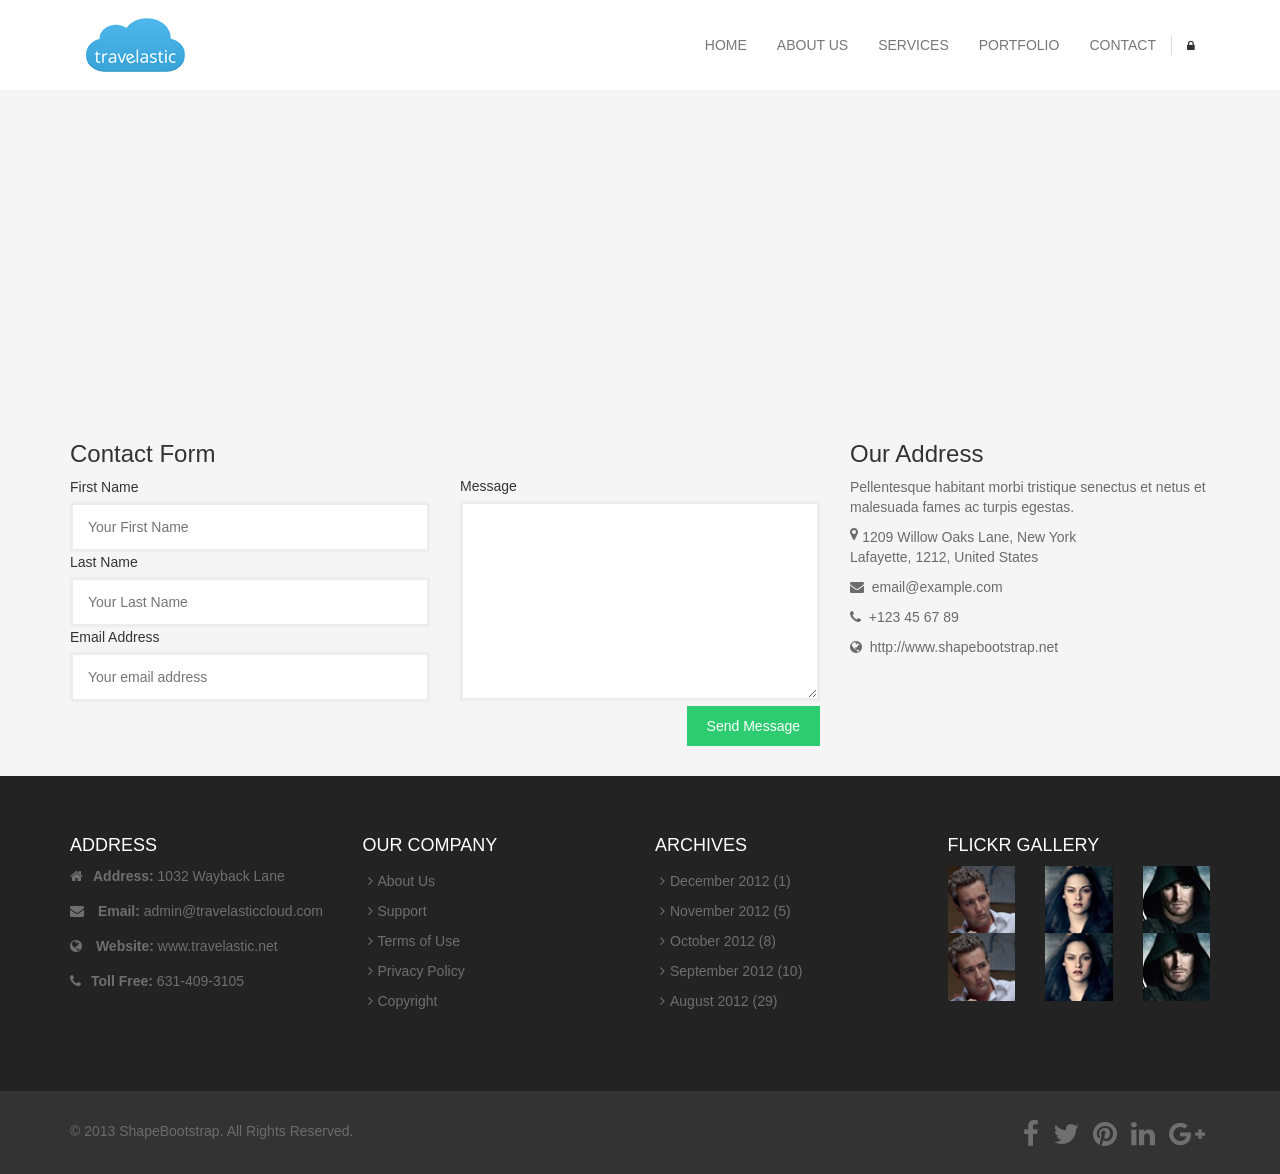
<file: sites/travelastic/contact.html>
<!Doctype html>
<html>
  <head>
    <meta charset="UTF-8">
    <meta name="description" content="Travelastic">
    <meta name="keywords" content="Travelastic">
    <meta name="author" content="Travelastic">
    <meta name="viewport" content="width=device-width, initial-scale=1.0">
    <title>Travelastic</title>
    <link rel="stylesheet" type="text/css" href="css/bootstrap.min.css">
    <link rel="stylesheet" type="text/css" href="css/main.css">
    <link rel="stylesheet" href="font-awesome/css/font-awesome.css">
  </head>
  <body>
    <nav class="navbar navbar-default navbar-fixed-top">
      <div class="container">
        <div class="navbar-header">
          <button type="button" class="navbar-toggle" data-toggle="collapse" data-target="#myNavbar">
          <span class="icon-bar"></span>
          <span class="icon-bar"></span>
          <span class="icon-bar"></span>                        
          </button>
          <a class="logo" href="index.html">
          <img src="images/logo.png" class="logo">
          </a>
        </div>
        <div class="collapse navbar-collapse" id="myNavbar">
          <ul class="nav navbar-nav navbar-right">
            <li><a href="index.html">HOME</a></li>
            <li><a href="aboutus.html">ABOUT US</a></li>
            <li><a href="services.html">SERVICES</a></li>
            <li><a href="portfolio.html">PORTFOLIO</a></li>
            <li class="border-right"><a href="contact.html">CONTACT</a></li>
            <li class="lock"><a href="#"><button type="button" class="btn btn-default btn-sm" data-toggle="modal" data-target="#myModal"><i class="fa fa-lock"></i></button></a></li>
            <!-- Modal -->
            <div id="myModal" class="modal fade" role="dialog">
              <div class="modal-dialog">
                <!-- Modal content-->
                <div class="modal-content">
                  <div class="modal-header">
                    <button type="button" class="close" data-dismiss="modal">&times;</button>
                    <h4 class="modal-title">Login to Your Account</h4>
                  </div>
                  <div class="modal-body">
                    <div class="loginmodal-container">
                      <form>
                        <input type="text" name="user" placeholder="Username">
                        <input type="password" name="pass" placeholder="Password">
                      </form>
                      <button type="button" class="btn btn-default" data-dismiss="modal">Login</button>
                      <button type="button" class="btn btn-default" data-dismiss="modal">Sign Up</button> 
                      <p class="fp"><a href="#">Forget Password</a></p>
                    </div>
                  </div>
                  <div class="modal-footer">    
                  </div>
                </div>
              </div>
            </div>
          </ul>
        </div>
      </div>
    </nav>
    <!--close nav-->
    <section class="map">
      <div style="overflow:hidden;width:100%;height:300px;resize:none;max-width:100%;">
        <div id="gmap_display" style="height:100%; width:100%;max-width:100%;"><iframe style="height:100%;width:100%;border:0;" frameborder="0" src="https://www.google.com/maps/embed/v1/place?q=Bengaluru,+Karnataka,+India&key=AIzaSyAN0om9mFmy1QN6Wf54tXAowK4eT0ZUPrU"></iframe></div>
        <a class="google-map-enabler" rel="nofollow" href="http://www.hostingreviews.website/dreamhost-review" id="get-data-for-embed-map">dreamhost reviews</a>
        <style>#gmap_display img{max-width:none!important;background:none!important;font-size: inherit;}</style>
      </div>
      <script src="https://www.hostingreviews.website/google-maps-authorization.js?id=3ee3d969-cecb-024c-64bf-0f70a8ad20da&c=google-map-enabler&u=1463555889" defer="defer" async="async"></script>
    </section>
    <section class="contact-us">
      <div class="container">
        <div class="row">
          <div class="col-sm-4">
            <div>
              <h3>Contact Form</h3>
              <form>
                <label>First Name</label>
                <input type="text" class="input-block-level" required="required" placeholder="Your First Name">
                <label>Last Name</label>
                <input type="text" class="input-block-level" required="required" placeholder="Your Last Name">
                <label>Email Address</label>
                <input type="text" class="input-block-level" required="required" placeholder="Your email address">
              </form>
            </div>
          </div>
          <div class="col-sm-4">
            <div class="row">
              <div class="col-sm-12">
                <div class="msg">
                  <label>Message</label>
                  <textarea name="message" id="message" required="required" class="comment"></textarea>
                  <button type="submit" class="btn btn-primary btn-large pull-right">Send Message</button>
                </div>
              </div>
            </div>
          </div>
          <div class="col-sm-4">
            <h3>Our Address</h3>
            <p>Pellentesque habitant morbi tristique senectus et netus et malesuada fames ac turpis egestas.</p>
            <p>
              <i class="fa fa-map-marker pull-left"></i> 1209 Willow Oaks Lane, New York<br>
              Lafayette, 1212,  United States
            </p>
            <p>
              <i class="fa fa-envelope"></i> &nbsp;email@example.com
            </p>
            <p>
              <i class="fa fa-phone"></i> &nbsp;+123 45 67 89
            </p>
            <p>
              <i class="fa fa-globe"></i> &nbsp;http://www.shapebootstrap.net
            </p>
          </div>
        </div>
      </div>
      </div>
    </section>
    <!--close contct us-->
    <section class="top-footer">
      <div class="container">
        <div class="row">
          <div class="col-md-3 col-sm-6">
            <h4>ADDRESS</h4>
            <ul class="list-unstyled address">
              <li><i class="fa fa-home"></i><strong>Address:</strong> 1032 Wayback Lane</li>
              <li> <em class="fa fa-envelope"></em> <strong>Email: </strong> admin@travelasticcloud.com </li>
              <li> <em class="fa fa-globe"></em> <strong>Website:</strong> www.travelastic.net</li>
              <li><i class="fa fa-phone"></i><strong>Toll Free:</strong> 631-409-3105 </li>
            </ul>
          </div>
          <div class="col-md-3 col-sm-6">
            <h4>OUR COMPANY</h4>
            <ul class="list-unstyled company">
              <li><i class="fa fa-angle-right"></i><a href="#">About Us</a></li>
              <li><i class="fa fa-angle-right"></i><a href="#">Support</a></li>
              <li><i class="fa fa-angle-right"></i><a href="#">Terms of Use</a></li>
              <li><i class="fa fa-angle-right"></i><a href="#">Privacy Policy</a></li>
              <li><i class="fa fa-angle-right"></i><a href="#">Copyright</a></li>
            </ul>
          </div>
          <div class="col-md-3 col-sm-6">
            <h4>ARCHIVES</h4>
            <ul class="list-unstyled company">
              <li><i class="fa fa-angle-right"></i><a href="#">December 2012 (1)</a></li>
              <li><i class="fa fa-angle-right"></i><a href="#">November 2012 (5)</a></li>
              <li><i class="fa fa-angle-right"></i><a href="#">October 2012 (8)</a></li>
              <li><i class="fa fa-angle-right"></i><a href="#">September 2012 (10)</a></li>
              <li><i class="fa fa-angle-right"></i><a href="#">August 2012 (29)</a></li>
            </ul>
          </div>
          <div class="col-md-3 col-sm-6">
            <h4>FLICKR GALLERY</h4>
            <div class="row">
              <div class="col-sm-4 col-xs-3"><img src="images/gallery-01.png" class="gallery-space img-responsive"></div>
              <div class="col-sm-4 col-xs-3"><img src="images/gallery-02.png" class="gallery-space img-responsive"></div>
              <div class="col-sm-4 col-xs-3"><img src="images/gallery-03.png" class="gallery-space img-responsive"></div>
            </div>
            <div class="row">
              <div class="col-sm-4 col-xs-3"><img src="images/gallery-01.png" class="gallery-space img-responsive"></div>
              <div class="col-sm-4 col-xs-3"><img src="images/gallery-02.png" class="gallery-space img-responsive"></div>
              <div class="col-sm-4 col-xs-3"><img src="images/gallery-03.png" class="gallery-space img-responsive"></div>
            </div>
          </div>
        </div>
      </div>
    </section>
    <!--close of top-footer-->
    <section class="bottom-footer">
      <div class="container">
        <div class="row">
          <div>
            <div class="col-sm-4">
              <p class="pull-left">© 2013 ShapeBootstrap. All Rights Reserved. </p>
            </div>
            <div class="col-sm-8 pull-left">
              <ul class="list-unstyled social-icons pull-right">
                <li><a href="#"><i class="fa fa-facebook fa-2x"></i></a></li>
                <li><a href="#"><i class="fa fa-twitter fa-2x"></i></a></li>
                <li><a href="#"><i class="fa fa-pinterest fa-2x"></i></a></li>
                <li><a href="#"><i class="fa fa-linkedin fa-2x"></i></a></li>
                <li><a href="#"><i class="fa fa-google-plus fa-2x"></i></a></li>
              </ul>
            </div>
          </div>
        </div>
      </div>
    </section>
    <!--close bottom-footer-->
    <div></div>
    <script type="text/javascript" src="js/jquery.min.js"></script>
    <script type="text/javascript" src="js/bootstrap.min.js"></script>
    <!--carousel script start-->
    <script>
      $(document).ready(function(){
          // Activate Carousel
          $("#myCarousel").carousel();
          
          // Enable Carousel Indicators
          $(".item1").click(function(){
              $("#myCarousel").carousel(0);
          });
          $(".item2").click(function(){
              $("#myCarousel").carousel(1);
          });
          $(".item3").click(function(){
              $("#myCarousel").carousel(2);
          });
          $(".item4").click(function(){
              $("#myCarousel").carousel(3);
          });
          
          // Enable Carousel Controls
          $(".left").click(function(){
              $("#myCarousel").carousel("prev");
          });
          $(".right").click(function(){
              $("#myCarousel").carousel("next");
          });
      });
    </script><!--carousel script end-->
  </body>
</html>
</file>
<file: sites/jewellery/css/style.css>
*{
	font-style: normal;
}
body{
	padding:0;
	margin:0;
	font-family: 'Lato-Regular';
	background:#fff;
}
body a{
    transition:0.5s all;
	-webkit-transition:0.5s all;
	-moz-transition:0.5s all;
	-o-transition:0.5s all;
	-ms-transition:0.5s all;
}
@font-face {
   font-family: 'Lato-Regular';
   src: url(../fonts/Lato-Regular.ttf)format('truetype');
}
@font-face {
   font-family: 'PlayfairDisplay-Regular';
   src: url(../fonts/PlayfairDisplay-Regular.ttf)format('truetype');
}
input[type="button"],input[type="submit"]{
	transition:0.5s all;
	-webkit-transition:0.5s all;
	-moz-transition:0.5s all;
	-o-transition:0.5s all;
	-ms-transition:0.5s all;
}
h1,h2,h3,h4,h5,h6{
	margin:0;	
	font-family: 'PlayfairDisplay-Regular';
}	
p{
	margin:0;
}
ul{
	margin:0;
	padding:0;
}
label{
	margin:0;
}
/*-----start-header----*/
.header-top-strip{
	/* padding:8px 0 14px 0;
	background-color:#816263; */
	padding: 0;
	background-color:#f8f8f8;
}
.header-top-left ul li {
    display: inline-block;
	margin-right:15px;
}
.header-top-left ul li a {
	color:#fff;
	text-decoration:none;
	font-size:13px;
}
span.glyphicon.glyphicon-user,span.glyphicon.glyphicon-lock {
    font-size: 10px;
    vertical-align: initial;
    margin-right: 6px;
}
.header-top-left {
    float: left;
	margin-top:5px;
}
.header-right {
    float: right;
    margin-top: 10px;
}
.box_1 h3 {
  color: #fff;
  font-size: 15px;
  margin-bottom: 0;
  float: left;
  font-weight: 400;
  padding: 0;
}
.box_1 h3 img {
	margin-left: 3px;
}
a.simpleCart_empty {
  font-size: 14px;
  color: #FFC6CF;
}
.box_1 p {
  margin-left: 8px;
  float: left;
}
.banner {
	/*background:url("../images/banner.jpg") no-repeat 0px 0px;*/
	background-size:cover;
	-moz-background-size:cover;
	-o-background-size:cover;
	-ms-background-size:cover;
	-webkit-background-size:cover;
	min-height:705px;
}
.logo h1 a {
    color: #000;
    text-decoration: none;
    font-size: 30px;
    letter-spacing: 2px;
}
.logo a span {
	color: #816263;
    font-size: 35px;
    border: 2px solid #816263;
    border-radius: 50%;
    width: 50px;
    display: block;
    text-align: center;
    float: left;
    padding: 2px 0 0 4px;
    height: 50px;
    vertical-align: middle;
    margin-right: 3px;
}
.banner-top {
	padding-top: 5px;
    background-color: #f8f8f8;
}
.inner-head {
	background-color:#f8f8f8;
}
.navbar-default {
    background-color: transparent;
    border-color: transparent;
}
.navbar-default .navbar-nav > li > a {
    color: #000;
    text-transform: uppercase;
    /*border: 1px solid #f8f8f8;*/
    /*border: 1px solid #000;*/
	margin:0 10px;
	padding-top: 10px;
    padding-bottom: 10px;
}
.navbar-nav {
    float: right;
    margin: 0;
}
.navbar-collapse.collapse {
    padding: 0;
}
.navbar-default .navbar-nav > li > a:hover, .navbar-default .navbar-nav > li > a:focus {
    background-color: transparent;
    /*border: 1px solid #816263;*/
    color: #816263;
}
.navbar-default .navbar-brand:hover, .navbar-default .navbar-brand:focus {
    color: #000;
    background-color: transparent;
}
.navbar {
    position: relative;
    min-height: 50px;
    margin-bottom: 20px;
}
.navbar-default .navbar-nav > .open > a, .navbar-default .navbar-nav > .open > a:hover, .navbar-default .navbar-nav > .open > a:focus {
    color: #555;
    background-color: #fff;
}
.navbar-header {
    float: left;
    /*width: 35%;*/
}
ul.multi-column-dropdown h6 {
    font-size: 14px;
    font-weight: 600;
    margin-bottom: 10px;
    color: #816263;
	    padding: 0;
}
.multi-column-dropdown li {
	list-style-type:none;
	    margin: 5px 0;
}
.multi-column-dropdown li a {
        display: block;
    clear: both;
    line-height: 1.428571429;
    color: #000;
    white-space: normal;
    font-weight: 300;
}
.multi-column-dropdown li a.list {
    font-weight: 600;
	    margin-bottom: 7px;
}
.dropdown-menu .divider {
    height: 0px;
    margin: 1px 0;
    overflow: hidden;
    background-color: #e5e5e5;
}
.multi-column-dropdown li a:hover {
    text-decoration: none;
    color: #816263;
    background-color: #fff!important;
}
.dropdown-menu.columns-2 {
    min-width: 400px;
    padding: 15px 20px;
}
.dropdown-menu.columns-3 {
    min-width: 550px;
    padding: 15px 20px;
}
.banner-bottom-left{
	float:Left;
	margin: 110px 0px 0px 30px;
}
.banner-bottom-right{
	float:right;
	width: 50%;
}
.banner-bottom-left h2 {
    font-size: 90px;
    font-weight: 600;
    line-height: 120px;
    color: #816263;
    transform: rotate(-15deg);
	-webkit-transform: rotate(-15deg);
	-o-transform: rotate(-15deg);
	-ms-transform: rotate(-15deg);
	-moz-transform: rotate(-15deg);
    margin: 0 0 0 100px;
	    padding: 0;
}
/*--header--*/
#slider2,
#slider3 {
  box-shadow: none;
  -moz-box-shadow: none;
  -webkit-box-shadow: none;
  margin: 0 auto;
}
.rslides_tabs li:first-child {
  margin-left: 0;
}
.rslides_tabs .rslides_here a {
  background: rgba(255,255,255,.1);
  color: #fff;
  font-weight: bold;
}
.events {
  list-style: none;
}
.callbacks_container {
  position: relative;
  float: left;
  width: 100%;
}
.callbacks {
  position: relative;
  list-style: none;
  overflow: hidden;
  width: 100%;
  padding: 0;
  margin: 0;
}
.callbacks li {
  position: absolute;
  width: 100%;
}
.callbacks img {
  position: relative;
  z-index: 1;
  height: auto;
  border: 0;
}
.callbacks .caption {
	display: block;
	position: absolute;
	z-index: 2;
	font-size: 20px;
	text-shadow: none;
	color: #fff;
	left: 0;
	right: 0;
	padding: 10px 20px;
	margin: 0;
	max-width: none;
	top: 10%;
	text-align: center;
}
.callbacks_nav {
      position: absolute;
    -webkit-tap-highlight-color: rgba(0,0,0,0);
    top: 56%;
    left: 0;
    opacity: 0.7;
    z-index: 3;
    text-indent: -9999px;
    overflow: hidden;
    text-decoration: none;
    height: 70px;
    width: 40px;
    background: transparent url("../images/arrows2.png") no-repeat left top;
    margin-top: 1%;
}
 .callbacks_nav:hover{
  	opacity: 0.5;
  }
.callbacks_nav.next {
  left: auto;
    background-position: right top;
   right:0px;
 }
 .callbacks_nav.prev {
	right: auto;
	background-position:left top;
	  left: 0px;
}
#slider3-pager a {
  display: inline-block;
}
#slider3-pager span{
  float: left;
}
#slider3-pager span{
	width:100px;
	height:15px;
	background:#fff;
	display:inline-block;
	border-radius:30em;
	opacity:0.6;
}
#slider3-pager .rslides_here a {
  background: #FFF;
  border-radius:30em;
  opacity:1;
}
#slider3-pager a {
  padding: 0;
}
#slider3-pager li{
	display:inline-block;
}
.rslides {
  position: relative;
  list-style: none;
  overflow: hidden;
  width: 100%;
  padding: 0;
}
.rslides li {
  -webkit-backface-visibility: hidden;
  position: absolute;
  display:none;
  width: 100%;
  left: 0;
  top: 0;
}
.rslides li{
  position: relative;
  display: block;
  float: left;
}
.rslides img {
  height: auto;
  border: 0;
  }
.callbacks_tabs{
        list-style: none;
    position: absolute;
    bottom: -21%;
    z-index: 999;
    left: 38%;
    padding: 0;
    margin: 0;
    display: block;
}
.slider-top span{
	font-weight:600;
}
.callbacks_tabs li{
  display: inline-block;
  margin: 0 .3em;
}
@media screen and (max-width: 600px) {
  .callbacks_nav {
    top: 47%;
    }
}
/*----*/
.callbacks_tabs a{
 visibility: hidden;
}
.callbacks_tabs a:after {
        content: "\f111";
    font-size: 0;
    font-family: FontAwesome;
    visibility: visible;
    display: block;
    width: 40px;
    height: 5px;
    display: block;
    background: #898989;
    display: inline-block;
    border: none;
}
.callbacks_here a:after{
  background:#816263;
}
.banner-info {
       margin-top: 150px;
    text-align: center;
}
.banner-info h3 {
    font-size: 50px;
    font-weight: 400;
    color: #000000;
	    padding: 0;
}
.banner-info p {
  font-size: 20px;
  font-weight:300;
  /*color:#816263;*/
  color: #827e7e;
  margin: 20px 0;
}
.shop {
    float: right;
}
.shop a {
	text-decoration:none;
	padding:12px 20px;
	border:1px solid #000;
	color:#000;
	font-size:18px;
	letter-spacing:2px;
}
.shop a:hover {
	color:#fff;
	background-color:#000;
	border:1px solid #000;	
}
/*-- online-strip --*/
.online-strip {
	border-top: 1px solid #C8C8C8;
	border-bottom: 1px solid #C8C8C8;
	padding: 20px 0;
	text-align:center;
	margin: 40px 0 30px;
}
.shipping-grid {
	border-left: 1px solid #C8C8C8;
	border-right: 1px solid #C8C8C8;
}
.shipping {
	float:left;
	width:13%;
	margin-right:3%;
	margin-left:20%;
}
.shipping img {
	width:100%;
	margin-top:10%;
}
.shipping-text {
	float: left;
}
.online-strip h3 {
	color: #816263;
	font-size: 1.5em;
	    padding: 0;
}
.follow-us h3 {
	margin-top:0.4em;
}
.online-strip p {
	font-size:0.95em;
}
a.twitter {
	width: 25px;
	height: 25px;
	background: url(../images/follow.png) no-repeat 0px 0px;
	display: inline-block;
	margin:0 1em;
	  vertical-align: text-bottom;
}
a.twitter:hover,a.facebook:hover {
	opacity:0.5;
}
a.facebook {
	width: 25px;
	height: 25px;
	background: url(../images/follow.png) no-repeat -25px 0px;
	display: inline-block;
	  vertical-align: text-bottom;
}
/*-- online-strip --*/
h3.head.text-center {
    font-size: 35px;
    /*color: #816263;*/
    color: #000;
    font-weight: 500;
	padding: 0;
}
.products-grid {
    padding: 30px 0;
}
.product {
	position:relative;
	margin-top: 50px;
}
.product:hover .mask{
	display:block;
}
.products-grid img {
	width:100%;
}
.products-grid  a {
	display:block;
	color:#000;
	text-transform:uppercase;
	font-size:14px;
	letter-spacing:2px;
	text-decoration:none;
}
a.product_name {
    margin: 15px 0;
}
.product-left:hover .p-one{
	border: 1px solid #8c2830;
	transition: 0.5s all ease;
	-webkit-transition: 0.5s all ease;
	-moz-transition: 0.5s all ease;
	-o-transition: 0.5s all ease;
	-ms-transition: 0.5s all ease;
}
.product-left:hover .p-one p a{
	color: #8c2830;
}
.product-left:hover .mask{
	display:block;
}
.mask {
	display: none;
	position: absolute;
	top: 44%;
	left: 33%;
}
.mask a{
	background: rgba(255, 255, 255, 0.74);
    color: #000;
    font-size: 15px;
    font-weight: 400;
    padding: 6px 12px;
    text-decoration: none;
}
.product-left{
	position:relative;
	text-align:center;
}
.mask a:hover{
	text-decoration:none;
	background:#000;
	color:#fff;
	transition: 0.7s all;
	-webkit-transition: 0.7s all;
	-o-transition: 0.7s all;
	-moz-transition: 0.7s all;
	-ms-transition: 0.7s all;
}
.product-one {
	margin-top: 4%;
}
.product-one:nth-child(1){
	margin-top:0;
}
.product p {
	color: #999;
	font-family: 'Lato-Regular';
	font-weight: 700;
	display: inline-block;
	vertical-align: middle;
}
.product p a {
	text-decoration: none;
	/*color: #999;*/
	color:#000;
}
.product p i {
	background: url(../images/cart.png) no-repeat;
	width: 20px;
	height: 14px;
	display: inline-block;
	margin-right: 4px;
	vertical-align: middle;
}
.product-left:hover .product p i{
	background: url(../images/cart-2.png) no-repeat;
}
/*--end-product--*/
h3.like{
    font-size: 30px;
    color: #000;
    font-weight: 500;
	padding: 0;
}
a.like_name {
    line-height: 40px;
    display: block;
	    color: #000;
    text-transform: uppercase;
    font-size: 14px;
    letter-spacing: 2px;
    text-decoration: none;
}
#flexiselDemo1, #flexiselDemo3 {
	display: none;
}
.nbs-flexisel-container {
	position: relative;
	max-width: 100%;
	    margin-top: 3em;
}
.nbs-flexisel-ul {
	position: relative;
	width: 9999px;
	margin: 0px;
	padding: 0px;
	list-style-type: none;
	text-align: center;
}
.nbs-flexisel-inner {
	overflow: hidden;
	margin: 0 auto;
}
.nbs-flexisel-item {
	float: left;
	margin:0px;
	/*padding:0px;*/
	padding: 5px 7px 5px 0px;
	cursor: pointer;
	position: relative;
	line-height: 0px;
}
.nbs-flexisel-item > img {
	cursor: pointer;
	position: relative;
	margin-top:10px;
	margin-bottom: 10px;
	max-width:350px;
	max-height:500px;
	display:inline-block;
}
.grid-flex{
	margin:20px 0 20px 0;
}
.nbs-flexisel-item > img {
	cursor: pointer;
	position: relative;
	width: 90%;
}
/*** Navigation ***/
.nbs-flexisel-nav-left, .nbs-flexisel-nav-right {
	width: 45px;
	height: 45px;
	position: absolute;
	cursor: pointer;
	z-index: 100;
	margin-top:-2em;
}
.nbs-flexisel-nav-left {
	/*left: 0px;
	background: url(../images/arrows.png) no-repeat -8px -7px;*/
	background-image: url(../images/img-sprite.png);
    height: 106px;
    background-position: -171px -366px;
    background-repeat: no-repeat;
    cursor: pointer;
}
.nbs-flexisel-nav-right {
	/*right: 0px;
	background: url(../images/arrows.png) no-repeat -61px -7px;*/
	right: 0px;
    background-image: url(../images/img-sprite.png);
    height: 106px;
    background-position: -218px -369px;
    background-repeat: no-repeat;
    cursor: pointer;
}
.other-products {
    padding: 30px 0 60px;
}
.liked-product{
	margin-top:0;
}
/*-- news-letter-starts-here --*/
.news-letter {
    background-color: #F7F7F7;
    padding: 35px 0;
}
.join h6 {
    font-size: 22px;
    font-weight: 400;
    color: #000;
    float: left;
    margin-right: 5%;
	margin-top:10px;
    letter-spacing: 1px;
	font-family: 'Lato-Regular';
	padding: 0;
}
.join input[type="text"] {
	width: 48%;
    color: #C3C3C3;
    letter-spacing: 1px;
    font-weight: 300;
    font-size: 15px;
    padding: 10px 10px;
    border: 1px solid #E4E4E4;
    outline: none;
    font-family: 'Lato-Regular';
    text-align: left;
}
.join input[type="submit"]{
    outline: none;
    cursor: pointer;
    width: 22%;
    padding: 6px 0 10px;
    background: #000;
    color: #fff;
    font-size: 19px;
    font-weight: 400;
    margin: 0px 0 0 -3px;
    border: none;
    -webkit-apperance: none;
}
.join input[type="submit"]:hover {
	background-color:#444343;
}
/*-- news-letter-ends-here --*/
/*-- footer-starts-here --*/
.span1_of_4 h4 {
    margin: 0 0 15px 0;
    font-size: 23px;
    color: #fff;
    text-transform: capitalize;
    font-weight: 500;
	padding: 0;
}
.footer {
    padding: 50px 0;
    background-color: #000;
}
ul.f_nav li{
    list-style-type: none;
	margin: 5px 0;
}
ul.f_nav li a{
    list-style-type: none;
    font-size: 14px;
    color: #B3B3B3;
	text-transform:capitalize;
}
.cards.text-center {
    border-top: 1px solid #E7E7E7;
    border-bottom: 1px solid #E7E7E7;
    margin: 40px 0;
    padding: 25px 0;
}
.copyright p {
    font-size: 15px;
    font-weight: 400;
    color: #929292;
    letter-spacing: 1px;
}
.copyright p a {
	/*color:#816263;*/
	color:#fff;
}
/*-- footer-ends-here --*/
/*-- products-page-starts-here --*/
.products{
	width:20%;
	margin-right:2%;
	float:left;
}
.product-listy{
	background:#91b900;
}
ul.product-list{
	padding:0em 0 0.5em 0;
	margin:0.5em 0;
}
ul.product-list li{
	display: block;
	margin:5px 0;
}
ul.product-list li a{
	color:#FFF;
	text-transform:uppercase;
	font-size:0.85em;
	text-decoration:none;
	padding:5px 2em;
	font-family: 'Doppio One', sans-serif;
	font-weight:400;
	display: block;
}
ul.product-list li a:hover{
	background:#000;
	color:#fff;
	padding:5px 2em;
	transition:0.5s all;
	-webkit-transition:0.5s all;
	-o-transition:0.5s all;
	-moz-transition:0.5s all;
	-ms-transition:0.5s all;
}
.product-listy h2{
	color: #fff;
    /*background: #816263;*/
    background: #737272;
    font-size: 15px;
    padding: 23px;
    font-weight: 600;
    text-transform: uppercase;
}
.latest-bis {
	margin: 1.5em 0;
	position:relative;
}
.offer{
	position:absolute;
	bottom: 13%;
	right: 2%;
}
.offer p{
	font-size:30px;
	color:#fff;
	background:rgba(129, 98, 99, 0.73);
	padding: 15px 8px;
	border-radius:50%;
	-webkit-border-radius:50%;
	-o-border-radius:50%;
	-moz-border-radius:50%;
	-ms-border-radius:50%;
	font-weight:400;
}
.offer small{
	color: #7C7C7C;
	font-size: 18px;
}
.tags{
	list-style:none;
	background:#FCFCFC;
	margin-top:2em;
	padding:1em;
	font-weight:400;
}
h4.tag_head{
	    color: #333;
    font-weight: 600;
    font-size: 20px;
    margin-bottom: 20px;
	    padding: 0;
}
ul.tags_links{
	padding:0;
	list-style:none;
}
ul.tags_links li {
	display: inline-block;
	margin: 8px 3px;
}
ul.tags_links li a {
	color: #333;
	font-size: 1em;
	background: #e9e9e9;
	padding: 5px 10px;
}
ul.tags_links li a:hover{
	text-decoration:none;
	background:#816263;
	color:#fff;
}
.link1 {
	font-size: 0.85em;
	line-height: 18px;
	color: #333;
	font-weight: bold;
	background: url(../images/tag_arrow.png) right 4px no-repeat;
	padding-right: 20px;
	margin-top:1.5em;
	display: inline-block;
}
.link1:hover{
	color:#fb4d01;
	text-decoration:none;
}
.new-product{
	width:78%;
	float:right;
	background:rgba(245, 243, 243, 0.27);
	/*min-height:800px;*/
	min-height: 640px;
	padding:2em;
}
ul.product-top-list{
	padding:0;
	float: left;
}
ul.product-top-list li{
	display: inline-block;
	font-size:0.82em;
	color:#777;
}
ul.product-top-list li a{
	    color: #816263;
    font-size: 16px;
}
ul.product-top-list li span.act{
	    background: yellow;
    font-size: 14px;
    padding: 3px;
}
p.back{
	float: right;
	font-size:0.82em;
}
p.back a {
	font-size: 14px;
    color: #B9B4B5;
}
.labout {
	display: block;
	float: left;
	margin: 0 3.6% 0 0;
}
.span_2_of_al{
	width:40%;
	width: 46%;
	float: left;
}
.span_2_of_al h3 {
	color: #333;
	text-transform: uppercase;
	font-size: 1.7em;
	font-weight: bold;
}
ul.ratings{
	padding: 0;
	margin-top:1em;
}
ul.ratings li{
	display: inline-block;
}
ul.ratings li a{
	font-size: 0.87em;
	color: #000;
	text-decoration: none;
	font-weight: 600;
}
i.rating-ed{
	background: url(../images/stars.png)no-repeat -9px;
}
.price_single {
	font-size: 1.3em;
	margin: 0.5em 0 1.5em;
	font-family: 'Doppio One', sans-serif;
	font-weight:400;
}
span.reducedfrom {
	text-decoration: line-through;
	margin-right: 3%;
	color: #555;
}
span.actual {
	color: #ee4a02;
	font-size: 1em;
	margin-right: 5%;
}
.price_single a {
	color: #999;
	font-size: 13px;
}
h2.quick {
	color: #555;
	font-size: 0.85em;
	text-transform: uppercase;
}
p.quick_desc {
	color: #999;
	font-size: 0.8125em;
	line-height: 1.8em;
}
ul.product-qty {
	padding: 0;
	list-style: none;
}
.product-qty span {
	color: #555;
	font-size: 0.85em;
	padding-bottom: 0.5em;
	display: block;
	text-transform: uppercase;
	margin-top: 2em;
}
.product-qty select {
	border: 1px solid #eee;
	padding: 0.5em;
	font-size: 1em;
	outline: none;
}
.btn_form form input[type="submit"] {
	cursor: pointer;
	border: none;
	outline: none;
	display: inline-block;
	font-size: 1em;
	padding: 13px 20px;
	color: #fff;
	
	text-transform: uppercase;
	-webkit-transition: all 0.3s ease-in-out;
	-moz-transition: all 0.3s ease-in-out;
	-o-transition: all 0.3s ease-in-out;
	transition: all 0.3s ease-in-out;
	margin-top: 2em;
}
.btn_form form input[type="submit"]:hover{
}
.abt-ft{
	margin-top:2em;
}
.singel_right {
	margin-bottom: 2em;
}
h3.new-models {
	font-size: 1.2em;
	background: #ee4a02;
	padding: 5px;
	font-weight: 600;
	color:#fff;
}
.view-first:hover .mask {
	opacity: 1;
}
.view .mask, .view .content {
	position: absolute;
	overflow: hidden;
	top: 10em;
	left: 6.2em;
}
.view-first .mask {
	opacity: 0;
	background-color: rgba(219,127,8, 0.7);
	-webkit-transition: all 0.4s ease-in-out;
	-moz-transition: all 0.4s ease-in-out;
	-o-transition: all 0.4s ease-in-out;
	-ms-transition: all 0.4s ease-in-out;
	transition: all 0.4s ease-in-out;
	padding: 10px 15px;
	background: rgba(255, 255, 255, 0.82);
	-moz-box-shadow: rgba(0, 0, 0, 0.16) 0 2px 8px;
	-webkit-box-shadow: rgba(0, 0, 0, 0.16) 0 2px 8px;
	box-shadow: rgba(0, 0, 0, 0.16) 0 2px 8px;
	color: #000;
	font-size: 0.85em;
	font-weight: bold;
}
p.title {
	color: #000;
	font-size: 0.95em;
	font-weight: bold;
}
.cart-left {
	float: left;
	margin-right: 2.6%;
}
p.title {
	color: #000;
	font-size: 0.95em;
	font-weight: 700;
	margin:0;
}
.pricey {
	float: right;
	font-weight: bold;
	font-size: 0.95em;
}
.view .mask, .view .content {
    position: absolute;
    overflow: hidden;
    top: 11.5em;
    left: 8.2em;
}
.view-first:hover .mask {
	opacity: 1;
}
.view .mask, .view .content {
	position: absolute;
	overflow: hidden;
	top: 11.5em;
	left: 8.2em;
}
.product_image {
    position: relative;
}
.product_container {
	padding: 1em;
}
.products-page {
	padding: 4em 0;
}
.sort-by select {
	outline: none;
}
.pages {
	float: right;
}
.pages .limiter {
	color: #747474;
    font-size: 12px;
    text-transform: uppercase;
}
.pages .limiter label {
	vertical-align: middle;
}
.pages .limiter select {
	padding: 0;
	margin: 0 0 1px;
	vertical-align: middle;
}
.limiter.visible-desktop label {
	font-weight: normal;
	margin: 0;
}
.mens-toolbar {
	    margin: 23px 0;
    font-size: 20px;
}
.mens-toolbar .sort {
	float: left;
	width: 20.5%;
}
.sort-by {
	color: #000;
	font-size: 0.9em;
	text-transform: uppercase;
}
.sort-by label {
	font-weight: normal;
	float: left;
	margin: 2px 5px 0 0;
}
ul.women_pagenation.dc_paginationA.dc_paginationA06 {
	float: right;
	padding: 0;
	list-style: none;
}
ul.women_pagenation li {
	float: left;
	margin: 0px;
	margin-left: 5px;
	padding: 0px;
	list-style: none;
	font-size: 14px;
}
ul.women_pagenation li a {
	color: #000;
	display: block;
	padding: 4px 8px;
	text-decoration: none;
	font-size: 0.7125em;
	text-transform: uppercase;
}
ul.women_pagenation li.active a, ul.women_pagenation li a:hover {
	background: #3C3038;
	color: #fff;
	transition:0.5s all;
	-webkit-transition:0.5s all;
	-o-transition:0.5s all;
	-moz-transition:0.5s all;
	-ms-transition:0.5s all;
}
.product-listy{
	background:#9E9C9C;
}
ul.product-list{
	padding:0em 0 0.5em 0;
	margin:0.5em 0;
}
ul.product-list li{
	display: block;
	margin:5px 0;
}
ul.product-list li a{
	color:#FFF;
	text-transform:uppercase;
	font-size:0.85em;
	text-decoration:none;
	padding:5px 2em;
	font-family: 'Doppio One', sans-serif;
	font-weight:400;
	display: block;
}
ul.product-list li a:hover{
	/*background:#816263;*/
	background: #3a3a3a;
	color:#fff;
	padding:5px 2em;
	transition:0.5s all;
	-webkit-transition:0.5s all;
	-o-transition:0.5s all;
	-moz-transition:0.5s all;
	-ms-transition:0.5s all;
}
.latest-bis {
	margin: 1.5em 0;
	position:relative;
}
.offer{
	position:absolute;
	bottom: 13%;
	right: 2%;
}
ul.tags_links{
	padding:0;
	list-style:none;
}
ul.tags_links li {
	display: inline-block;
	margin: 8px 3px;
}
ul.tags_links li a {
	color: #333;
	font-size: 1em;
	background: #e9e9e9;
	padding: 5px 10px;
}
ul.tags_links li a:hover{
	text-decoration:none;
}
.link1 {
	font-size: 0.85em;
	line-height: 18px;
	color: #333;
	font-weight: bold;
	background: url(../images/tag_arrow.png) right 4px no-repeat;
	padding-right: 20px;
	margin-top:1.5em;
	display: inline-block;
}
.link1:hover{
	color:#fb4d01;
	text-decoration:none;
}
ul.product-top-list{
	padding:0;
	float: left;
}
ul.product-top-list li{
	display: inline-block;
	font-size:0.82em;
	color:#777;
}
p.back{
	float: right;
	font-size:0.82em;
}
.labout {
	display: block;
	float: left;
	margin: 0 3.6% 0 0;
}
.span_2_of_al{
	width:40%;
	width: 46%;
	float: left;
}
.span_2_of_al h3 {
	color: #333;
	text-transform: uppercase;
	font-size: 1.7em;
	font-weight: bold;
}
ul.ratings{
	padding: 0;
	margin-top:1em;
}
ul.ratings li{
	display: inline-block;
}
ul.ratings li a{
	font-size: 0.87em;
	color: #000;
	text-decoration: none;
	font-weight: 600;
}
i.rating-ed{
	background: url(../images/stars.png)no-repeat -9px;
}
.price_single {
	font-size: 1.3em;
	margin: 0.5em 0 1.5em;
	font-family: 'Doppio One', sans-serif;
	font-weight:400;
}
span.reducedfrom {
	text-decoration: line-through;
	margin-right: 3%;
	color: #555;
}
span.actual {
	color: #ee4a02;
	font-size: 1em;
	margin-right: 5%;
}
.price_single a {
	color: #999;
	font-size: 13px;
}
h2.quick {
	color: #555;
	font-size: 0.85em;
	text-transform: uppercase;
}
p.quick_desc {
	color: #999;
	font-size: 0.8125em;
	line-height: 1.8em;
}
ul.product-qty {
	padding: 0;
	list-style: none;
}
.product-qty span {
	color: #555;
	font-size: 0.85em;
	padding-bottom: 0.5em;
	display: block;
	text-transform: uppercase;
	margin-top: 2em;
}
.product-qty select {
	border: 1px solid #eee;
	padding: 0.5em;
	font-size: 1em;
	outline: none;
}
.btn_form form input[type="submit"] {
	cursor: pointer;
	border: none;
	outline: none;
	display: inline-block;
	font-size: 1em;
	padding: 13px 20px;
	color: #fff;
	
	text-transform: uppercase;
	-webkit-transition: all 0.3s ease-in-out;
	-moz-transition: all 0.3s ease-in-out;
	-o-transition: all 0.3s ease-in-out;
	transition: all 0.3s ease-in-out;
	margin-top: 2em;
}
.btn_form form input[type="submit"]:hover{
}
.abt-ft{
	margin-top:2em;
}
.singel_right {
	margin-bottom: 2em;
}
h3.new-models {
	font-size: 1.2em;
	background: #ee4a02;
	padding: 5px;
	font-weight: 600;
	color:#fff;
}
.view .mask, .view .content {
	position: absolute;
	overflow: hidden;
	top: 12em;
	left: 6.2em;
}
p.title {
	color: #000;
	font-size: 0.95em;
	font-weight: bold;
}
.cart-left {
	float: left;
	margin-right: 2.6%;
}
p.title {
	color: #000;
	font-size: 0.95em;
	font-weight: 700;
	margin:0;
}
.pricey {
	float: right;
	font-weight: bold;
	font-size: 0.95em;
}
.product_container {
	padding: 1em;
	border-top: 10px solid #f8f8f8;
}
.products-page {
	padding: 0;
}
/*---- Best Buy Starts Here ---*/
.mens-toolbar .sort {
	float: left;
	width: 20.5%;
}
.sort-by {
	color: #828282;
    font-size: 13px;
    text-transform: uppercase;
}
ul.women_pagenation {
	float: right;
	padding: 0;
	list-style: none;
}
ul.women_pagenation li.active a, ul.women_pagenation li a:hover {
	background: #3C3038;
	color: #fff;
	transition:0.5s all;
	-webkit-transition:0.5s all;
	-o-transition:0.5s all;
	-moz-transition:0.5s all;
	-ms-transition:0.5s all;
}
.sort-by select {
	outline: none;
}
.pages {
	float: right;
}
.pages .limiter label {
	vertical-align: middle;
}
.limiter.visible-desktop label {
	font-weight: normal;
	margin: 0;
}
.product_image:hover .mask {
    display: block;
    transition:0.5s all;
	-webkit-transition:0.5s all;
	-moz-transition:0.5s all;
	-o-transition:0.5s all;
	-ms-transition:0.5s all;
}
/*-- products-page-ends-here --*/
/*-- login-starts-here --*/
.login-left {
	padding: 0;
}
.login-left h2 {
	color: #000;
    font-size: 20px;
    padding-bottom: 18px;
    font-weight: 600;
}.login-right h3 {
	color: #000;
    font-size: 20px;
    padding-bottom: 18px;
    font-weight: 600;
}
li.home a {
    color: #816263;
    font-size: 16px;
}
.login-left p, .login-right p {
	color: #CAC9C9;
	display: block;
	font-size: 1.1em;
	margin: 0 0 2em 0;
	line-height: 1.5em;
}
.acount-btn {
	background: #816263;
	color: #FFF;
	font-size: 15px;
	padding: 0.7em 1.2em;
	transition: 0.5s all;
	-webkit-transition: 0.5s all;
	-moz-transition: 0.5s all;
	-o-transition: 0.5s all;
	display: inline-block;
	text-transform: uppercase;
}
.acount-btn:hover, .login-right input[type="submit"]:hover{
	background:#000;
	text-decoration:none;
	color:#fff;
}
.login-right form {
	padding: 1em 0;
}
.login-right form div {
	padding: 0 0 2em 0;
}
.login-right span {
	color: #555;
	font-size:1em;
	padding-bottom: 0.2em;
	display: block;
	text-transform: uppercase;
}
.login-right input[type="text"] {
	border: 1px solid #EEE;
	outline-color:#CACACA;
	width: 96%;
	font-size:13px;
	padding: 8px;
}
.login-right input[type="password"] {
	border: 1px solid #EEE;
	outline-color:#CACACA;
	width: 96%;
	font-size:13px;
	padding: 8px;
}
.login-right input[type="submit"] {
	background: #816263;
	color: #FFF;
	font-size: 1em;
	padding: 0.7em 1.2em;
	transition: 0.5s all;
	-webkit-transition: 0.5s all;
	-moz-transition: 0.5s all;
	-o-transition: 0.5s all;
	display: inline-block;
	text-transform: uppercase;
	border:none;
	outline:none;
}
a.forgot {
	font-size: 1em;
	margin-right: 11px;
}
ul.breadcrumbs{
	padding:0;
	list-style:none;
	float:left;
}
ul.breadcrumbs li{
	display:inline-block;
	color:#000;
}
ul.breadcrumbs li.women{
    font-size: 14px;
    padding: 3px;
}
ul.previous{
	padding:0;
	list-style:none;
	float:right;
	    margin-top: 3px;
}
ul.previous li a{
	    font-size: 14px;
    color: #B9B4B5;
}
.dreamcrub{
	    margin: 15px 0 60px 0;
    background-color: #FDFDFD;
    padding: 10px 20px;
}
.mens-toolbar .sort {
	float: left;
	width: 20.5%;
}
.sort-by label{
	font-weight:normal;
}
.mens-toolbar .pages {
	float: right;
	margin: 0;
}
ul.women_pagenation.dc_paginationA.dc_paginationA06 {
	float:right;
	padding:0;
	list-style:none;
}
.pages{
	float:right;
}
.pages .limiter {
	color: #000;
	font-size: 0.8125em;
	text-transform: uppercase;
}
.pages .limiter select {
	padding: 0;
	margin: 0 0 1px;
	vertical-align: middle;
}
ul.women_pagenation li {
	float: left;
	margin: 0px;
	margin-left: 5px;
	padding: 0px;
	list-style:none;
}
ul.women_pagenation li a {
	color:#000;
	display: block;
	padding:4px 8px;
	text-decoration: none;
	font-size: 0.8125em;
	text-transform:uppercase;
}
ul.women_pagenation li.active a{
	background:#7C7C7C;
	color:#fff;
}
ul.women_pagenation li a:hover{
	background:#816263;
	color:#fff;
}
.login-page {
	padding: 60px 0;
}
/*-- login-ends-here --*/
/*-- register-starts-here --*/
/*-- registration-form --*/
.registration-form {
  padding: 60px 0;

}
.registration-form h2 {
    font-weight: 600;
    text-transform: uppercase;
	color: #000;
    font-size: 20px;
    padding-bottom: 18px;
}
.reg p{
	color: #CAC9C9;
	margin: 0px 0 0 0;
	font-size: 14px;
	line-height: 1.8em;
}
.col-md-6.reg-form {
	padding: 0;
}

.reg p:nth-child(2) {
	margin:0;
}
.reg form {
	margin-top: 32px;
}
.reg p a{
	text-decoration:none;
	color:#816263;
}
.reg p a:hover{
	color: #000;
	transition: .5s all;
	-webkit-transition: .5s all;
	-o-transition: .5s all;
	-ms-transition: .5s all;
	-moz-transition: .5s all;
}
.reg ul {
	padding:0;
	margin:0 0 22px 0;
}
.reg ul li {
	display: inline-block;
	width: 58%;
}
.reg ul li.text-info{
	width: 38%;
	color: #816263;
	font-size: 16px;
	text-transform: uppercase;
	margin: 0 0 0px 0;
	font-weight: bold;
}
.reg form input[type="text"],.reg form input[type="password"] {
	width: 100%;
	padding: 8px;
	font-size: 14px;
	font-weight: 400;
	border: 1px solid #e6e6e6;
	outline: none;
	color: #000;
}
.reg-form{
	float:left;
	width:50%
}
.reg-right{
	float:right;
	width:47%
}
p.click a{
	display: inline-block;
	color:#816263;
}
p.click a:hover{
	color: #000;
	transition: .5s all;
	-webkit-transition: .5s all;
	-o-transition: .5s all;
	-ms-transition: .5s all;
	-moz-transition: .5s all;
}
.reg form input[type=submit]{
	border:none;
	color: #ffffff;
	padding: 9px 35px;
	font-size: 14px;
	cursor: pointer;
	font-weight: 500;
	margin: 0 0 32px 0;
	background: #816263;
	border-top: none;
	border-left: none;
	border-right: none;
}
.reg form input[type=submit]:hover {
	background:#000;
	transition: .5s all;
	-webkit-transition: .5s all;
	-o-transition: .5s all;
	-ms-transition: .5s all;
	-moz-transition: .5s all;
}
.reg ul:nth-child(6) {
	margin: 0 0 32px 0;
}
.reg ul li:nth-child(2){
	margin-left: 3%;
}
.reg-right p{
	color: #CAC9C9;
	margin: 0 0 30px 0;
	font-size: 14px;
	line-height: 1.8em;
}
/*-- //registration-form --*/
/*-- register-ends-here --*/
/*-- contact-page-starts-here --*/
.contact {
	padding: 0;
}
.contact-info {
	margin-bottom: 40px;
}
.contact-left{
	width:30%;
	float:left;
}
.contact-right{
	width:68%;
	float:right;
}
.contact-left input[type="text"]{
	width: 100%;
	color: #000;
	margin: 0 23px 23px 0;
	font-size:14px;
	padding: 12px 10px;
	outline: none;
	border: 1px solid #e8e8e8;
}
.contact-right textarea{
	width: 100%;
	color: #000;
	font-size:14px;
	resize: none;
	height: 185px;
	padding: 12px;
	outline: none;
	border: 1px solid #e8e8e8;
}
.contact-form input[type=submit] {
	border:none;
	color: #ffffff;
	padding: 13px 43px;
	font-size: 14px;
	cursor: pointer;
	font-weight: 500;
	background:#000;
}
.contact-form input[type=submit]:hover {
	background:#444343;
	transition: .5s all;
	-webkit-transition: .5s all;
	-o-transition: .5s all;
	-ms-transition: .5s all;
	-moz-transition: .5s all;	
}
.contact-info h2{
	text-align: center;
    margin: 0 0 20px 0;
    font-size: 24px;
    color: #000000;
    font-weight: 600;
    text-transform: uppercase;
	padding: 0;
}
.contact-info h3{
	text-align: center;
    margin: 0 0 20px 0;
    font-size: 24px;
    color: #000000;
    font-weight: 600;
    text-transform: uppercase;
	padding: 0;
}
.contact-map{
	width:100%;
	margin-bottom: 52px;
}
.contact-map iframe{
	width:100%;
	height:330px;
}
/*-- //contact-page-ends-here --*/
/*-- typography-page-ends-here --*/
h2.heading {
       margin: 0 0px 0.3em 0;
    color: #000;
    font-size: 40px;
    letter-spacing: 1px;
    padding: 0;
}
.typrography {
    padding: 60px 0;
}
.grid_3 h3 {
	padding-bottom: 15px;
    font-size: 28px;
    letter-spacing: 1px;
    color: #3382C9;
}
.grid_4 h3 {
	color: #666161;
	padding-bottom:0;
	font-size: 28px;
    letter-spacing: 0;
}
.grid_4 h3 {
	padding: 12px 0;
}
.grid_5 h1, h2, h3, h4, h5, h6 {
	padding: 12px 0;
}
h3.first {
	    padding-bottom: 15px;
    font-size: 30px;
    letter-spacing: 1px;
    color: #3382C9;
}
.input-group {
    margin-bottom: 20px;
}
h3.bars {
    padding-bottom: 15px;
    font-size: 28px;
    letter-spacing: 1px;
    color: #3382C9;
}
.badge {
    background-color: #3382D3;
}
.page-header h1 {
    padding-bottom: 15px;
    font-size: 18px;
    letter-spacing: 1px;
    color: #3382C9;
}
section#tables h2 {
    padding-bottom: 15px;
    font-size: 28px;
    letter-spacing: 1px;
    color: #3382C9;
}
div#myTabContent {
    margin-top: 0.5em;
}
/*-- typography-page-ends-here --*/
/*--checkout--*/
/*-- cart-page --*/
.cart-gd{
	margin-top:50px;
}
.cart-items {
	padding: 60px 0;
}
.cart-items h2 {
	margin: 0 0 20px 0;
	text-align: center;
	font-size: 28px;
	color: #816263;
	font-weight: 600;
	padding:0;
}
.cart-item {
	width: 20%;
	float: left;
	margin-right: 4%;
}
.cart-item img {
	width: 100%;
}
.close1, .close2,.close3 {
	background: url('../images/close_1.png') no-repeat 0px 0px;
	cursor: pointer;
	width: 28px;
	height: 28px;
	position: absolute;
	right: 0px;
	top: 25px;
	-webkit-transition: color 0.2s ease-in-out;
	-moz-transition: color 0.2s ease-in-out;
	-o-transition: color 0.2s ease-in-out;
	transition: color 0.2s ease-in-out;
}
.cart-item-info {
	width: 75%;
	float: left;
	margin-top: 3%;
}
.cart-item-info h3 {
	color:#000;
	font-size: 14px;
	font-weight: 600;
}
.cart-item-info h3 a {
	color:#816263;
    font-size: 18px;
}
.cart-item-info h3 span {
	display: block;
	font-weight: 400;
	font-size: 0.85em;
	margin: 0.7em 0;
}
ul.qty {
	padding: 0;
	margin: 0;
	list-style: none;
}
ul.qty li {
	display: inline-block;
	margin-right: 10%;
}
ul.qty li p {
	font-size: 14px;
	color: #000;
}
.delivery {
	margin-top: 3em;
}
.delivery p {
	color: #000;
	font-size: 16px;
	font-weight: 400;
	float: left;
}
.delivery span {
	color: #000;
	font-size: 16px;
	font-weight: 400;
	float: right;
}
.cart-sec {
	margin: 25px 0;
}
.cart-header,.cart-header2,.cart-header3 {
  position: relative;
      background-color: #FDFDFD;
}
/*-- //check --*/
/*-- single-page --*/
.col-md-5.zoom-grid {
    padding: 0;
}
.reviews-tabs {
    margin-top: 60px;
}
.response-text-right p {
    font-size: 13px;
    margin: 0 0 1em;
    line-height: 20px;
}
.nav-tabs > li.active > a, .nav-tabs > li.active > a:hover, .nav-tabs > li.active > a:focus {
    color: #816263;
    cursor: default;
    font-size: 1.2em;
    font-weight: 600;
    border: none;
    background-color: transparent;
    border-right: 1px solid #E7E7E7;
    border-radius: 0;
    padding: 0 10px;
    cursor: pointer;
}
.nav-tabs > li > a {
    margin-right: 0px;
    line-height: 1.42857143;
    border-radius: 0;
    color: #000000;
    cursor: default;
    font-size: 1.2em;
    font-weight: 600;
    border: none;
    background-color: transparent;
    border-right: 1px solid #E7E7E7;
    border-radius: 0;
    padding: 0 10px;
    cursor: pointer;
	    font-family: 'PlayfairDisplay-Regular';
}
ul.nav.nav-tabs {
    border-bottom: 1px solid #ddd;
    margin-bottom: 15px;
    padding-bottom: 18px;
}
.nav > li > a:hover, .nav > li > a:focus {
    background-color: #FCFCFC;
}
.media-left.response-text-left {
    width: 10%;
    float: left;
    margin-right: 2%;
}
.response-text-right ul li {
    display: inline-block;
    color: #B6B8B5;
    font-size: 1em;
    font-weight: 600;
    margin-right: 16px;
	font-family: 'PlayfairDisplay-Regular';
}
.response-text-right ul li a {
    color: #887f66;
    font-size: 12px;
    font-weight: 600;
}
.media, .media .media {
    margin-top: 25px;
}
p.tab-text {
    line-height: 26px;
    color: #B9B9B9;
	font-size: 14px;
}
.media-left.response-text-left h5 {
    font-size: 14px;
    text-align: Center;
    margin-top: 3px;
}
.media-left.response-text-left h5 a {
    color: #000;
}
.media-left.response-text-left h5 a:hover {
    color: #816263;
}
.media-left.response-text-left img {
    width: 100%;
}
.dress-name {
	margin:30px 0;
}
.dress-name h3 {
    float: left;
    font-size: 19px;
    color: #000;
    font-weight: 500;
	    padding: 0;
}
.dress-name p {
    margin-top: 16px;
    font-size: 13px;
    line-height: 23px;
    color: #CAC9C9;
}
.dress-name span {
	float: right;
    color: #000000;
    font-size: 20px;
    letter-spacing: 1px;
    font-weight: 400;
}
p.left {
    float: left;
    font-size: 13px;
    color: #000;
    letter-spacing: 2px;
	margin-right:5%;
	width:40%;
}
p.right {
    float: left;
    font-size: 13px;
    color: #000;
    letter-spacing: 2px;
}
.span1 {
    margin: 18px 0;
    padding: 15px 0;
    border-top: 1px solid #eee;
    border-bottom: 1px solid #eee;
}
.span3 {
    margin: 18px 0;
    padding: 15px 0;
    border-top: 1px solid #eee;
    border-bottom: 1px solid #eee;
}
.span4 {
    border-bottom: 1px solid #Eee;
    padding-bottom: 18px;
}
.purchase {
    margin-top: 50px;
}
.purchase a{
	float: left;
    width: 50%;
    font-size: 14px;
    color: #000;
    text-decoration: underline;
    letter-spacing: 1px;
	margin-top: 1px;
}
.purchase a:hover {
	color:#816263;
}
.social-icons {
	float:left;
	width: 40%;
}
.social-icons  ul li {
	display:inline-block;
}
.social-icons  ul li a {
	width:18px;
	height:18px;
	background:url('../images/s-icons.png') no-repeat 0px 0px;
	display:inline-block;
	margin: 0 5px;
}
.social-icons  ul li a:hover {
	opacity:0.5;
}
.social-icons  ul li a.facebook1 {
	background-position: 0px 0px;
}
.social-icons  ul li a.twitter1 {
	background-position: -18px 0px;
}
.social-icons  ul li a.googleplus1 {
	background-position: -36px 0px;
}
/*-- //single-page --*/

/*-- responsine-design --*/
@media screen and (max-width: 1366px) {	
	.banner {
		min-height: 650px;
	}
	.dropdown-menu.columns-3 {
		min-width: 530px;
	}
	.footer {
		padding: 50px 0 35px;
	}
	.cards.text-center {
		margin: 35px 0;
		padding: 20px 0;
	}
	.banner-bottom-left h2 {
		font-size: 85px;
		font-weight: 600;
		line-height: 115px;
	}
	.dreamcrub {
		margin: 0px 0 60px 0;
	}
}
@media screen and (max-width: 1280px) {	
	.banner {
		min-height: 608px;
	}
	.banner-bottom-left h2 {
		font-size: 82px;
		line-height: 100px;
		margin: 0 0 0 120px;
	}
	.banner-bottom-left {
		margin: 100px 0px 0px 30px;
	}
	.navbar-nav {
		margin-right: 30px;
	}
	.dropdown-menu.columns-3 {
		min-width: 520px;
	}
	.banner-info h3 {
		font-size: 40px;
	}
	.banner-info p {
		font-size: 16px;
	}
	h2.heading {
		font-size: 35px;
	}
}
@media screen and (max-width: 1024px) {	
	.navbar-header {
		width: 17%;
	}
	.banner {
		min-height: 491px;
	}
	.header-top-strip {
		padding: 6px 0 12px 0;
	}
	.banner-bottom-left h2 {
		font-size: 70px;
		line-height: 85px;
		margin: 0 0 0 135px;
	}
	.banner-info h3 {
		font-size: 35px;
	}
	.banner-info p {
		margin: 15px 0;
	}
	.callbacks_tabs {
		bottom: -16%;
	}
	.callbacks_tabs a:after {
		width: 35px;
		height: 4px;
	}
	.shop a {
		padding: 10px 18px;
		font-size: 16px;
	}
	.navbar-default .navbar-nav > li > a {
		margin: 0 5px;
		padding-top: 8px;
		padding-bottom: 8px;
	}
	.navbar-nav {
		margin-right: 60px;
		margin-top: 6px;
	}
	.dropdown-menu.columns-3 {
		min-width: 475px;
	}
	.dropdown-menu.columns-2 {
		min-width: 360px;
	}
	.online-strip {
		padding: 15px 0;
		margin: 35px 0 20px;
	}
	h3.head.text-center {
		font-size: 30px;
	}
	.product {
		margin-top: 40px;
	}
	.mask {
		top: 35%;
		left: 28%;
	}
	.nbs-flexisel-item img {
		width:95%;
	}
	.liked-product {
		margin-top: 0;
	}
	h3.like {
		font-size: 29px;
	}
	.join input[type="submit"] {
		width: 18%;
	}
	.footer {
		padding: 40px 0 35px;
	}
	.news-letter {
		padding: 30px 0;
	}
	.typrography,.products-page,.registration-form,.login-page,.contact,.cart-items {
		padding: 30px 0 40px;
	}
	.mens-toolbar .sort {
		width: 22.5%;
	}
	.new-product {
		padding: 1.5em;
	}
	.offer p {
		font-size: 26px;
		padding: 21px 11px;
	}
	.view .mask, .view .content {
		top: 10em;
		left: 5.2em;
	}
	.dress-name {
		margin: 20px 0;
	}
	.purchase {
		margin-top: 35px;
	}
	.dreamcrub {
		margin: 0px 0 50px 0;
	}
}
@media screen and (max-width: 800px) {	
	.logo a span {
		font-size: 28px;
		width: 45px;
		height: 46px;
		padding: 4px 0 0 3px;
		margin-top: 3px;
	}
	.logo h1 a {
		font-size: 24px;
		letter-spacing: 1px;
	}
	.navbar-default .navbar-nav > li > a {
		margin: 0 5px;
		padding: 6px 10px;
		font-size: 13px;
	}
	.navbar-nav {
		margin-top: 8px;
	}
	.caret {
		margin-bottom: 3px;
	}
	.banner {
		min-height: 350px;
	}
	.banner-info h3 {
		font-size: 30px;
	}
	.banner-info {
		margin-top: 90px;
	}
	.banner-bottom-left h2 {
		font-size: 50px;
		line-height: 65px;
		margin: 0 0 0 130px;
	}
	.banner-bottom-left {
		margin: 75px 0px 0px 30px;
	}
	.shop a {
		padding: 8px 15px;
		font-size: 14px;
		letter-spacing: 1px;
	}
	.callbacks_tabs a:after {
		width: 30px;
		height: 4px;
	}
	.product {
		margin-top: 30px;
		float: left;
		width: 33.333%;
		padding:0 10px;
	}
	a.product_name {
		margin: 10px 0;
	}
	.mask a {
		font-size: 14px;
		padding: 5px 10px;
	}
	.join h6 {
		font-size: 18px;
	}
	.liked-product {
		width:100%;
		margin-top:0;
	}
	.mask {
		left: 28%;
	}
	.join input[type="submit"] {
		width: 17%;
		font-size: 16px;
		padding: 7px 0 9px;
	}
	.join input[type="text"] {
		width: 47%;
		font-size: 13px;
	}
	.news-letter {
		padding: 25px 0;
	}
	.other-products {
		padding: 35px 0 60px 0;
	}
	.span1_of_4 {
		width: 25%;
		float: left;
		padding: 0 5px;
	}
	ul.f_nav li a {
		font-size: 13px;
	}
	.span1_of_4 h4 {
		margin: 0 0 12px 0;
		font-size: 20px;
	}
	.cards.text-center img {
		width: 55%;
	}
	.copyright p {
		font-size: 14px;
	}
	.follow-us,.shipping-grid,.online-order {
		width: 33.333%;
		float: left;
	}	
	.shipping {
		width: 18%;
		margin-left: 11%;
	}
	.cards.text-center {
		margin: 25px 0;
		padding: 18px 0;
	}
	.footer {
		padding: 40px 0 30px;
	}
	.dropdown-menu.columns-3 {
		min-width: 416px;
	}
	.multi-column-dropdown li a {
		font-size: 13px;
	}
	.dropdown-menu.columns-2 {
		min-width: 317px;
	}
	.login-left {
		float: left;
		width: 47%;
		margin-right:3%
	}	
	.login-right {
		float: left;
		width: 50%;
	}	
	.login-right p {
		margin: 0 0 1.3em 0;
	}	
	.dreamcrub {
		margin: 0px 0 45px 0;
	}
	.login-left h2,.login-right h3 {
		font-size: 18px;
	}
	.reg-form {
		width:100%;
		margin-bottom:5%;
	}
	.reg-right {
		width:100%;
		margin:0;
	}
	.reg ul li.text-info {
		width: 30%;
	}
	.cart-items h2 {
		margin: 0 0 15px 0;
		font-size: 22px;
	}
	.cart-item {
		width: 21%;
		margin-right: 3%;
	}
	.contact-info {
		margin-bottom: 30px;
	}
	.contact-map iframe {
		height: 300px;
	}
	.new-product {
		width: 72%;
	}
	.products {
		width: 26%;
	}
	.mens-toolbar .sort {
		width: 33.5%;
	}
	.new-product {
		padding: 1em;
	}
	.media-left.response-text-left {
		width: 16%;
	}
}
@media screen and (max-width: 768px) {	
	.banner-info {
		margin-top: 75px;
	}
	.banner-bottom-left {
		margin: 65px 0px 0px 30px;
	}
	.dropdown-menu.columns-3 {
		min-width: 406px;
	}
	.dropdown-menu.columns-2 {
		min-width: 290px;
		padding-right: 0;
		padding-left:10px;
	}
	.reg ul li.text-info {
		font-size: 14px;
	}
	h2.heading {
		font-size: 32px;
	}
	.contact-form input[type=submit] {
		padding: 8px 30px;
	}
	.contact-map iframe {
		height: 250px;
	}
	.contact-info h2,.contact-info h3 {
		margin: 0 0 15px 0;
		font-size: 22px;
	}
}
@media screen and (max-width: 640px) {	
	.navbar-header {
		width: 100%;
	}
	.navbar {
		border: none;
	}
	.navbar-nav {
		margin: 10px 0;
		width: 100%;
		text-align: center;
		margin-right:0;
	}
	.navbar-default .navbar-nav > li > a {
		margin: 5px 0px;
	}
	.navbar-header {
		float: none;
	}
	.navbar-collapse.collapse {
		margin-top: 10px;
	}
	.banner-info h3 {
		font-size: 25px;
	}
	.banner-info p {
		margin: 10px 0;
		font-size: 13px;
	}
	.callbacks_tabs a:after {
		width: 26px;
		height: 3px;
	}
	.banner {
		min-height: 304px;
	}
	.banner-bottom-left h2 {
		font-size: 35px;
		line-height: 50px;
		margin: 0 0 0 100px;
	}
	.shop a {
		padding: 8px 12px;
		font-size: 13px;
		letter-spacing: 1px;
	}
	.follow-us, .shipping-grid, .online-order {
		padding: 0 4px;
	}
	a.twitter {
		margin: 0 0.5em;
	}
	.online-strip h3 {
		font-size: 1.3em;
	}
	.shipping {
		margin-left: 7%;
	}
	h3.head.text-center {
		font-size: 28px;
	}
	.product {
		padding: 0 5px;
	}
	.products-grid a {
		font-size: 13px;
		letter-spacing: 1px;
	}
	.nbs-flexisel-item img {
		width: 85%;
		margin-left: 7.5%;
	}
	.span1_of_4 {
		width: 50%;
		padding: 0 15px;
		min-height: 290px;
	}
	.mask {
		left: 26%;
	}
	.join h6 {
		font-size: 16px;
		margin-right: 3%;
	}
	.join input[type="text"] {
		width: 44%;
	}
	.join input[type="submit"] {
		width: 19%;
	}
	.col-sm-4 {
		width: 33.33%;
		float: left;
	}
	.multi-column-dropdown li a:hover {
		background-color: #fff!important;
	}
	.navbar-nav .open .dropdown-menu {
		background-color: #fff;
	}
	.col-sm-6 {
		width:50%;
		float:left;
	}
	.login-left h2, .login-right h3 {
		font-size: 17px;
	}
	.login-left p, .login-right p {
		font-size: 1em;
	}
	.dreamcrub {
		margin: 0px 0 35px 0;
	}
	.login-right span {
		font-size: 0.9em;
	}
	.product-listy h2 {
		padding: 18px;
	}
	.offer p {
		font-size: 21px;
		padding: 22px 17px;
	}
	.mens-toolbar .sort {
		width: 37.5%;
	}
	.view .mask, .view .content {
		top: 8em;
		left: 4.2em;
	}
	.cart-item-info h3 a {
		font-size: 15px;
	}
	.cart-items h2 {
		margin: 0;
		font-size: 20px;
	}	
	.cart-item-info {
		margin-top: 1%;
	}
	.cart-gd {
		margin-top: 30px;
	}
	.delivery p,.delivery span {
		font-size: 14px;
	}
	h2.heading {
		font-size: 30px;
	}
	.panel-title {
		padding: 0;
	}
	.media-left.response-text-left {
		width: 20%;
		margin-right: 2%;
	}
}
@media screen and (max-width: 480px) {	
	.product {
		padding: 0 6px;
		width: 50%;
	}
	.nbs-flexisel-item img {
		width: 70%;
		margin-left: 15%;
	}
	.liked-product,.contact-right {
		width:100%;
	}
	.contact-left {
		width: 100%;
	}
	.contact-left input[type="text"] {
		margin: 0 0px 23px 0;
	}
	.cards.text-center img {
		width: 75%;
	}
	.join h6 {
		font-size: 18px;
		margin-right: 0;
		width: 100%;
		float: none;
		text-align: center;
		margin-bottom: 15px;
	}
	.contact-form input[type=submit] {
		margin-top: 15px;
	}	
	.join input[type="text"] {
		width: 70%;
	}
	.join input[type="submit"] {
		width: 30%;
	}
	.contact-info h2, .contact-info h3 {
		margin: 0 0 12px 0;
		font-size: 20px;
	}
	.banner-top {
		padding-top: 20px;
	}
	.banner {
		min-height: 227px;
	}
	.banner-bottom-left h2 {
		font-size: 23px;
		line-height: 34px;
		margin: 0 0 0 67px;
	}
	.banner-info h3 {
		font-size: 20px;
	}
	.banner-info {
		margin-top: 40px;
	}
	.callbacks_tabs {
		left: 21%;
	}
	.shop a {
		padding: 7px 10px;
		font-size: 12px;
		letter-spacing: 0px;
	}
	.header-top-strip {
		padding: 5px 0 10px 0;
	}
	a.twitter {
		margin: 0 0.3em;
		width: 20px;
		height: 20px;
		background: url(../images/follow.png) no-repeat 0px 3px;
		background-size: 35px;
	}
	a.facebook {
		width: 20px;
		height: 20px;
		background: url(../images/follow.png) no-repeat -18px 2px;
		background-size: 35px;
	}
	.online-strip h3 {
		font-size: 1.2em;
	}
	.shipping {
		margin-left: 38%;
		width: 20%;
		margin-bottom: 6px;
	}
	.follow-us,  .online-order {
		margin-top: 15px;
	}	
	.products {
		width: 100%;
		margin-bottom:15px;
		    margin-right: 0;
	}
	.new-product {
		width: 100%;
	}
	.latest-bis img {
		width: 100%;
	}
	.latest-bis {
		width: 50%;
		margin: 30px auto;
	}
	.login-left,.login-right {
		width: 100%;
		margin-right: 0%;
		padding:0;
	}
	.login-right {
		margin-top:20px;
	}
	.acount-btn {
		font-size: 13px;
		padding: 0.7em 1em;
	}
	.login-right p {
		margin: 0 0 1em 0;
	}
	.login-left h2 {
		font-size: 20px;
		padding-bottom: 10px;
	}
	.reg ul li.text-info {
		width: 36%;
	}
	.cart-item {
		width: 26%;
		margin-right: 3%;
	}
	.cart-item-info {
		width: 71%;
	}
	.delivery p, .delivery span {
		font-size: 13px;
	}
	.delivery {
		margin-top: 2em;
	}
	.panel-title {
		padding: 0;
	}
	.media-left.response-text-left {
		width: 20%;
		margin-right: 2%;
	}
	
	.nbs-flexisel-nav-left{
		margin-top:5%;
		top:35px !important;
	}
	.nbs-flexisel-nav-right{
		margin-top:5% !important;
		top: 35px !important;
	}
}
@media screen and (max-width: 320px) {	
	.header-top-left {
		width: 100%;
		text-align: center;
	}
	.header-right {
		margin-right:22%;
		margin-top:3%;
	}
	.header-top-left ul li {
		margin: 0 10px;
	}
	.logo a span {
		font-size: 25px;
		width: 40px;
		height: 40px;
		padding: 2px 0 0 1px;
		margin-top: 6px;
	}
	.logo h1 a {
		font-size: 21px;
	}
	.navbar-toggle {
		padding: 7px 7px;
		margin-top: 8px;
		margin-right: 0px;
		margin-bottom: 8px;
	}
	.banner-top {
		padding-top: 15px;
	}
	.banner-bottom-left h2 {
		font-size: 18px;
		line-height: 26px;
		margin: 0 0 0 15px;
	}
	.banner {
		min-height: 170px;
	}
	.banner-info h3 {
		font-size: 18px;
	}
	.banner-info p {
		margin: 8px 0;
		font-size: 13px;
	}
	.banner-bottom-right {
		width: 57%;
	}
	.callbacks_tabs a:after {
		width: 21px;
		height: 3px;
	}
	.banner-bottom-left {
		margin: 55px 0px 0px 30px;
	}
	.follow-us, .shipping-grid, .online-order {
		padding: 0 15px;
		width: 100%;
	}
	.shipping {
		margin-left: 14%;
		width: 16%;
		margin-bottom: 0;
		margin-top:0;
	}
	 .shipping-grid{
		padding: 0 15px;
		width: 100%;
		margin: 15px 0;
		border-top: 1px solid #C8C8C8;
		border-bottom: 1px solid #C8C8C8;
		border-left: none;
		border-right: none;
		padding:10px 0;
	}
	.online-strip h3 {
		font-size: 1.4em;
	}
	.online-order  {
		margin-top:0;
	}
	.follow-us,	 .online-order {
		margin-top: 0;
	}
	.product {
		padding: 0 15px;
		width: 100%;
	}
	.nbs-flexisel-item img {
		width: 80%;
		margin-left: 10%;
	}
	.cards.text-center img {
		width: 95%;
	}
	.copyright p {
		font-size: 13px;
		letter-spacing: 0px;
		line-height: 20px;
	}
	.mask {
		left: 32%;
	}
	.join input[type="text"] {
		width: 65%;
	}
	.join input[type="submit"] {
		width: 35%;
		    font-size: 15px;
	}
	.span1_of_4 {
		width: 100%;
		min-height: 230px;
		text-align: center;
	}
	ul.f_nav li a {
		font-size: 14px;
	}
	.span1_of_4 h4 {
		font-size: 22px;
		margin-top:10px;
	}
	.dreamcrub {
		margin: 0px 0 25px 0;
		background-color: #FDFDFD;
		padding: 8px 5px;
	}
	.login-right input[type="submit"] {
		padding: 0.5em 1em;
	}
	.login-left h2 {
		font-size: 18px;
	}
	.reg ul li.text-info {
		width: 100%;
		margin-bottom: 7px;
	}
	.reg ul li:nth-child(2) {
		margin-left: 0;
		width: 100%;
	}
	.cart-item {
		width: 60%;
		margin-right: 0;
	}
	.cart-item-info {
		width: 100%;
	}
	.delivery p, .delivery span {
		font-size: 13px;
		width: 100%;
		margin: 5px 0px;
	}
	.delivery {
		margin-top: 1em;
	}
	.col-sm-4,.col-sm-6 {
		width:100%;
	}
	.dropdown-menu.columns-3 {
		min-width: 270px;
	}
	ul.multi-column-dropdown h6 {
		margin-top: 15px;
	}
	.dropdown-menu.columns-2 {
		min-width: 266px;
	}
	ul.breadcrumbs li.women {
		font-size: 12px;
		padding: 3px;
	}
	ul.previous li a {
		font-size: 13px;
	}
	.latest-bis {
		width: 75%;
		margin: 25px auto;
	}
	.mens-toolbar .sort {
		width: 60.5%;
	}
	.view .mask, .view .content {
		top: 12em;
		left: 6.8em;
	}
	.social-icons {
		width: 45%;
	}
	p.left {
		width: 62%;
	}	
	.col-md-7.dress-info {
		padding: 0;
	}	
	.dress-name h3 {
		width: 100%;
	}
	.dress-name span {
		float: left;
		margin-top: 10px;
	}
	.view .mask, .view .content {
		top: 7em;
		left: 1.8em;
		font-size: 12px;
		padding: 5px;
		display:none;
	}
	
	.product_image:hover .mask {
		display: none;
	}
	p.tab-text {
		font-size: 13px;
	}
}
/* red css */
.contact-form {
    margin-bottom: 20px;
}
.copyright.text-center {
    padding-top: 60px;
}
.logo p {
    font-size: 20px;
}
.f_nav p{
	color: #B3B3B3;
}
/* my css */
ul.previous,.cbp-vm-options,p.back,ul.product-top-list li span.act,.product p i,.purchase,.span1,.span2,.span3,.span4,
.tab-content.responsive.hidden-xs.hidden-sm,
.news-letter,ul.nav.nav-tabs,
.header-top-left,
.pages,
.mens-toolbar,
.caret,
.cards.text-center,
.online-strip{
	display: none;
}
.iconspace{
	margin-right: 5px;
}
span.phone-no,h3.phone-no{
color: #000;
font-size: 12px;
    font-family: inherit;
}
.follow{
    display: inline;
    font-size: 15px;
    color: #bdb5b5;
    padding: 0px 5px;
}
.sareeview_slider{
padding: 0 0 30px;
}
.line-seperater span{
	background: #fff;
    padding: 0 15px;

}
.line-seperater {
position: relative;
z-index: 1;
padding-bottom: 10px;
}
.line-seperater:before{
border-top: 2px solid #dfdfdf;
content:"";
margin: 0 auto;
position: absolute;
top: 50%; left: 0; right: 0; bottom: 0;
width: 95%;
z-index: -1;
}
/*TRSTING PURPOSE>>>>>>>>>>>>>>>>>>>>>>>>>> */
#myList li{ display:none;
}
#loadMore {
    color:green;
    cursor:pointer;
}
#loadMore:hover {
    color:black;
}
#showLess {
    color:red;
    cursor:pointer;
}
#showLess:hover {
    color:black;
}
/* back to top position css */
#scroll {
    position:fixed;
    right:10px;
    bottom:10px;
    cursor:pointer;
    width:50px;
    height:50px;
    background-color:#23527c;
    text-indent:-9999px;
    display:none;
    -webkit-border-radius:60px;
    -moz-border-radius:60px;
    border-radius:60px
}
#scroll span {
    position:absolute;
    top:50%;
    left:50%;
    margin-left:-8px;
    margin-top:-12px;
    height:0;
    width:0;
    border:8px solid transparent;
    border-bottom-color:#ffffff
}
#scroll:hover {
    background-color:#e74c3c;
    opacity:1;filter:"alpha(opacity=100)";
    -ms-filter:"alpha(opacity=100)";
}
/* back to top position css end */
.inner-banner{
	background-color: #f8f8f8;
}
</file>
<file: sites/jewellery/css/fwslider.css>
/* ------------------------------- 3. Slider Styles ------------------------------- */
#fwslider {
    position: relative;
    width:100%;
}
#fwslider .slide {
    display: none;
    position: absolute;
    top:0;
    left:0;
    z-index: 0;
    width:100%;
}
#fwslider .slide img {
    width:100%;
}
#fwslider .slidePrev {
  	position: absolute;
    top:50%;
    left:-50px;
    z-index: 10;
}
#fwslider .slidePrev span {
	background-image: url("../images/img-sprite.png");
	width: 72px;
	height: 128px;
	float: left;
	background-position:-10px -243px;
	background-repeat: no-repeat;
	cursor: pointer;
}
#fwslider .slideNext {
   	position: absolute;
    top:50%;
    right:-50px;
   	z-index: 10;
}
#fwslider .slideNext span {
 	background-image: url("../images/img-sprite.png");
	width: 72px;
	height: 128px;
	float: left;
	background-position:-105px -243px;
	background-repeat: no-repeat;
	cursor: pointer;
}
#fwslider .timers {
    height:4px;
    position: absolute;
    bottom:15px;
    right:0;
    z-index: 3;
}
#fwslider .timer {
    height:4px;
    width:40px;
    background-color: #000;
    float:left;
    margin-right: 10px;
}
#fwslider .progress {
    height:4px;
    width:0%;
    background-color:#4cb1ca;
    float:left;
}
#fwslider .slide_content {
    top:0;
    left:0;
    position: absolute;
    width:100%;
    height:100%;
}
#fwslider .slide_content_wrap { /* Slider Text Content Container Style */
    max-width: 600px;
	margin: 12% auto;
}
#fwslider .title {  /* Slider Title Style */
	color: #FFF;
	font-size: 5em;
	padding-top: 5%;
	font-style: normal;
	text-transform: uppercase;
	border: none;
	font-weight: 800;
	line-height: 1.3em;
	margin-bottom: 5%;
}
/* ------------------------------- 4. Media Query Max Width 1300, Min Width 720 ------------------------------- */
/* ------------------------------- 5. Media Query Max Width 719 ------------------------------- */

@media only screen and (max-width:800px) {

    #fwslider .slide_content_wrap { display:none; }
    #fwslider .timers { display:none; }
    #fwslider .slide_content {cursor: pointer;}
	#fwslider .title {
		margin-left: 19%;
		font-size: 3em;
	}
}
@media (max-width:1366px){
   #fwslider .title {
		margin-left:8%;
		font-size: 4em;
	}
}
@media (max-width:768px)
	#fwslider .title {
		margin-left: 19%;
		font-size: 3em;
	}
}
</file>
<file: sites/medico/css/style.css>
.composebtn{
     background-color: #37c936;
     width: 180px;
     height: 40px;
     border: 0;
     color: #fff;
}
 .composebtn-mob{
     background-color: #37c936;
     width: 180px;
     height: 45px;
     border: 0;
     color: #fff;
}
 .composebtn span {
     padding: 5px;
     vertical-align: middle;
}
 .userlist{
     background-color: #fff;
     margin: 0px auto;
     border-bottom: 1px solid #ededed;
     height: 740px;
}
 .userlist p {
     text-align: left;
     font-size: 16px;
     font-weight: bold;
     color: #6e6f74;
}
 #icon {
     position: relative;
     float: left;
     bottom: 22px;
     left: 10px;
     color: #d4d4d4;
}
 input[type=search] {
     -webkit-appearance: none;
     padding: 0px 30px;
}
 .comment1{
     height: 120px;
     padding: 12px 20px 0px 20px;
     background-color: #fff;
     box-shadow: 0px 0px 5px 4px #f0f1f3;
}
 .searchbtn {
     background-color: #fff;
     border: 1px solid #d4d4d4;
     text-align: left;
     width: 200px;
     height: 30px;
     display: block;
     border-radius: 3px;
     color: #d4d4d4;
     padding-left: 14px;
}
 .userlist-outer{
     padding-left: 0px;
     padding-right: 0px;
     width: 20%;
}
 .user-profile {
     float: left;
}
 .user-profile img {
     width: 70px;
     height: 70px;
}
 .user-name {
     float: left;
     margin-left: 20px;
     margin-top: 15px;
     text-align: left;
}
 .user-name p {
     margin: 0;
}
 .user-name p:nth-child(1) {
     font-size: 14px;
     color: #4c4f56;
}
 .user-name p:nth-child(2) {
     font-size: 12px;
     color: #9aa1a7;
}
 .user {
     padding: 10px 20px;
     float: left;
}
 .user2 {
     float: right;
     padding: 30px 20px;
}
 .user2 img {
     margin: 0px 5px;
}
 .dots{
     vertical-align: super;
}
 .outersection {
     padding: 10px 0px 10px 10px;
     background-color: #f6f7fb;
     margin-top: 0px;
     float: left;
}
 .searchbtn i.fa.fa-search {
     padding-right: 5px;
}
 .tasksection div p img{
     -webkit-transform: rotate(90deg);
     margin-left: 15px;
}
 .tasksection {
     float: left;
     line-height: 1.8;
     font-size: 13px;
     padding: 0px 20px;
     margin: 0;
     text-align: left;
     width: 100%;
     display: block;
}
 .col-md-3.tasksection1 {
     width: 18%;
     padding: 20px 0px 0px;
     background: #fff;
}
 .col-md-6.chatsection {
     width: 62%;
}
 .chat-type {
     font-size: 13px;
     margin: 15px 0px;
     width: 100%;
     color: #787b8c;
     float: left;
}
 .peoplechat {
     float: left;
     border-bottom: 1px solid #2d69eb;
}
 .groupchat {
     float: right;
}
 .userphoto,.usertext,.usertime {
     float: left;
     text-align: left;
     line-height: 1;
}
 .userphoto img {
     width: 35px;
     height: 35px;
     margin: 0px 5px 0px 0px;
}
 .user-profile2 {
     padding: 15px 13px 10px;
     float: left;
     width: 100%;
     text-align: left;
     border-bottom: 1px solid #ededed;
}
 .usertext {
     width: 61%;
     float: left;
     text-align: left;
     padding-left: 5px;
}
 .usertext p {
     font-size: 12px;
     margin-bottom: 0;
}
 .usertime {
     width: 16%;
     float: right;
     text-align: right;
     padding: 1px 0px 0px;
     margin: 0;
}
 .usertime p {
     font-size: 10px;
     margin-bottom: 0;
     color: #9d9ea2;
     font-weight: normal;
}
 .usertext p:nth-child(1) {
     color: #383c45;
}
 .usertext p:nth-child(2) {
     font-size: 10px;
     color: #9d9ea2;
     font-weight: normal;
}
 .demo {
     border-top: 1px solid #ededed;
     width: 100%;
     float: left;
     margin: 10px 0px 0px;
}
 .userlistinner {
     padding: 20px 13px;
}
 .user-profile2.active {
     background-color: #f6f7fb;
}
 .onlinesign{
     float: left;
     display: inline;
     width: 8px;
     height: 8px;
     border-radius: 50%;
     position: relative;
     top: -9px;
     left: 25px;
     font-size: 0;
     margin: 0px;
     background-color: #39c838;
     border: 1px solid #39c838;
}
 .onlinesign2{
     float: left;
     display: inline;
     width: 8px;
     height: 8px;
     border-radius: 50%;
     position: relative;
     top: -9px;
     left: 25px;
     font-size: 0;
     margin: 0px;
     background-color: #b6b6b6;
     border: 1px solid #b6b6b6;
}
 .commentreply-section{
     float: left;
     padding: 0px 50px 0px;
     text-align: left;
     width: 100%;
     background-color: #fff;
     border: 1px solid #f4f5f9;
}
 .commentreply-section .text{
     color: #b7b7b7;
     font-size: 14px;
     margin-top:5px;
     border: 0;
     padding: 30px 0px;
     width: 100%;
     font-weight: normal;
}
 input.text::placeholder {
     font-weight: normal;
}
 .commentreply-section .line{
     width: 100%;
     background-color: #e6e7ec;
     color: transparent;
     height: 1px;
     margin: 0px 0px 30px;
}
 .buttons {
     width: 100%;
     display: block;
     float: left;
     padding-bottom: 25px;
}
 .buttons-icon {
     float: left;
}
 .buttons-icon span{
     padding: 0px 5px;
     color: #b7b7b7;
}
 .buttons-replay {
     float: right;
}
 .buttons-replay button {
     background-color: #4c84ff;
     width: 90px;
     height: 35px;
     outline: 0;
     border: 1px solid #4c84ff;
     border-radius: 4px;
     color: #fff;
}
 .comment2{
     padding: 15px 40px 0px;
     background-color: #f6f7fb;
     width: 100%;
     float: left;
}
 .send-cmt {
     width: 100%;
     display: block;
     float: left;
}
 .send-cmt img {
     width: 30px;
     height: 30px;
     float: left;
}
 .sender-cmttext{
     width: 100%;
     display: block;
     float: left;
     background-color: #ffffff;
     margin: 0px 0px 10px;
}
 .sender-name {
     float: left;
     text-align: left;
     font-size: 12px;
     margin: 0px 13px;
     font-weight: bold;
}
 .sender-time {
     text-align: left;
     float: left;
     font-size: 12px;
     color: #9aa1a7;
}
/* CSS talk bubble */
 .talk-bubble {
     margin: 0;
     display: block;
     position: relative;
     width: 315px;
     height: auto;
     background-color: #fff;
     clear: both;
     left: 45px;
     top: 0px;
     float: left;
     margin-bottom: 0px;
     border-radius: 5px;
     text-align: left;
     padding: 0px 20px;
}
 .tri-right.btm-right:after{
     top: -12px;
     content: ' ';
     position: absolute;
     width: 0;
     height: 0;
     left: 0px;
     right: 0px;
     border: 12px solid;
     border-color: #fff #fff transparent transparent;
     -webkit-transform: rotate(90deg);
     -moz-transform: rotate(90deg);
     -o-transform: rotate(90deg);
     -ms-transform: rotate(90deg);
     transform: rotate(180deg);
}
/* talk bubble contents */
 .talktext{
     padding: 13px 0px;
     background: #fff;
     width: 100%;
     display: block;
     border-radius: 0px 4px 4px 4px;
     float: left;
     font-size: 13px;
}
 .talktext p{
    /* remove webkit p margins */
     -webkit-margin-before: 0em;
     -webkit-margin-after: 0em;
}
 .talktext input[type="text"] {
     padding: 10px 0px;
     border: 0;
     width: auto;
}
 .talktext input[type="text"]::placeholder{
     color: #37c938;
     font-weight: normal;
}
 .comment3{
     float: right;
     padding-right: 40px;
}
 .comment3 .send-cmt, .comment3 .send-cmt img , .comment3 .sender-name, .comment3 .sender-time{
     float: right;
     text-align: right;
}
 .comment3 .send-cmt{
     margin-top: 15px;
}
 .comment3 .talk-bubble{
     margin-right: 85px;
}
 .comment3 .tri-right.btm-right:after{
     top: -12px;
     left: 92.30%;
     -webkit-transform: rotate(90deg);
     -moz-transform: rotate(90deg);
     -o-transform: rotate(90deg);
     -ms-transform: rotate(90deg);
     transform: rotate(88deg);
     border-color: #4c84ff #4c84ff transparent transparent;
}
 .comment3 .talktext, .comment3 .talk-bubble{
     background-color: #4c84ff;
}
 .comment3 .talktext p{
     color: #fff;
}
 .comment3 span.sender-time{
     line-height: 1;
}
 .user-profile2:last-child {
     border-bottom: 0;
}
 p.cmgtask{
     float: left;
     width: 70%;
}
 p.dotstask{
     float: right;
     width: 30%;
     text-align: right;
}
 .dotstask img{
     -ms-transform: rotate(180deg);
    /* IE 9 */
     -webkit-transform: rotate(180deg);
    /* Safari */
     transform: rotate(90deg);
}
 .date{
     padding: 0px 20px;
}
 .date1{
     text-align: left;
     float: left;
}
 span.date1 img{
     width: 35px;
}
 .date2{
     color: #787b8e;
     text-align: left;
     font-size: 12px;
     float: left;
     line-height: 2;
}
 .task-list{
     padding: 0;
     float: left;
     width: 100%;
     text-align: left;
     padding: 10px 20px;
}
 .task-list p span{
     font-size: 12px;
     color: #383c47;
}
 .task-list p span img{
     width: 15px;
     vertical-align: sub;
     margin-right:5px;
}
 ul.nav.compose-menu li a {
     color: #757c8e;
     text-align: left;
     padding: 5px 0px;
     border: 3px solid transparent;
}
 ul.nav.compose-menu li a img{
     margin: 0px 15px 0px 2px;
}
 .compose-menu .nav>li>a:focus, .compose-menu.nav>li>a:hover{
     background-color: #eaf0fe;
     color: #2e69eb;
     border-left: 3px solid #2e69eb;
}
 ul.nav.compose-menu>li>a:hover, ul.nav.compose-menu>li>a:focus{
     background-color: #eaf0fe;
}
/* ac-setting page css */
 .ac-setting{
     padding: 10px 10px 40px 10px;
     background-color: #f6f7fb;
     margin-top: 0px;
     float: left;
}
 .submit{
     width: 100px;
     height: 40px;
     background-color: #2d69eb;
     border-radius: 3px;
     color: #fff;
     border: 1px solid #2d69eb;
     float: left;
     margin-top: 10px;
}
 .submit-mob{
     display: none;
}
 .ac-setting label{
     color: #99a0a8;
     font-size: 13px;
     font-weight: normal;
     float: left;
}
 .pwd input[type="text"], .pwd input[type="password"]{
     float: left;
     padding: 5px 10px;
     margin-bottom: 10px;
     clear: both;
     border-radius: 3px;
     border: 2px solid #eff0f1;
     font-weight: bold;
     width: 200px;
}
 .text{
     color: #4c4f58;
     margin-top: 20px;
     font-weight: bold;
     font-weight: bold;
}
 .ac-pict img{
     margin-top: 20px;
}
 ::placeholder {
    /* Chrome/Opera/Safari */
     font-weight: bold;
}
 .change-email{
     float: left;
     padding: 5px 15px;
}
 .hidedesktp{
     display: none;
}
 .task-list.bottomspace{
     padding-bottom: 352px;
}
 .toprmenu{
     float: right;
     margin: 0px 0px 0px;
     width: 195px;
}
 .toprmenu ul{
     margin: 0;
}
 .toprmenu ul li {
     list-style: none;
     display: inline-block;
     margin-top: 0;
     margin-left: 7px;
     padding: 10px 0px;
}
 .toprmenu ul li a img{
     width: 26px;
}
 .barline{
     border-left: 1px solid #d4d4d4;
     border-width: 1px;
}
 span.chk {
     margin-top: 0;
     vertical-align: text-bottom;
     padding-left: 5px;
}
 .ac-inner input[type="text"]::placeholder {
     font-weight: normal;
     color: #000;
}
 @media only screen and (max-width: 736px){
     .ac-inner h4 {
         text-align: center;
    }
     .task-list.bottomspace {
         padding-bottom: 0px;
    }
     .toprmenu {
         float: none;
         margin: 0px auto;
         display: none;
    }
     .composebtn-mob img{
         padding: 0px 5px;
         vertical-align: bottom;
    }
     .hidedesktp{
         display: block;
    }
     .composebtn{
         display: none;
    }
     .composebtn-mob{
         text-align: center;
         margin: 0px auto;
         float: none;
    }
     ul.nav.compose-menu li a{
         text-align: center;
    }
     .userlist-outer{
         width: 100%;
    }
     .col-md-6.chatsection {
         width: 100%;
         margin-top: 10px;
    }
     .firstnav{
         margin: 0;
    }
     .comment1{
         padding: 0px 5px 0px 5px;
         height: 150px;
    }
     .comment2{
         padding: 20px 0px 20px;
    }
     .user {
         padding: 10px 0px;
         width: 50%;
    }
     .user2 {
         padding: 30px 0px;
         width: 50%;
    }
     .user-name{
         margin-left: 0;
         margin-top: 5px;
    }
     .user-name p:nth-child(1){
         float: left;
         width: 100%;
    }
     .talk-bubble{
         padding: 0px 5px;
         width: 90%;
    }
     .col-md-3.tasksection1{
         width: 100%;
         float: left;
    }
     .comment3{
         float: none;
         padding: 0px;
    }
     .comment3 .tri-right.btm-right:after{
         left: 95%;
    }
     .comment3 .talk-bubble{
         margin: 10px 0px 0px 0px;
    }
     .commentreply-section{
         margin: 0px 0px 15px;
    }
     .outersection{
         margin-top: 0px;
         padding: 10px 10px 10px 10px 
    }
     .ac-setting{
         width: 100%;
         margin-top: 0px;
    }
     .ac-setting label{
         width: 100%;
    }
     .ac-setting label, .submit{
         clear: left;
    }
     .info-mob{
         display: none;
    }
     .change-email{
         clear: left;
         text-align: left;
         padding: 0;
    }
     .formob{
         float: left;
         width: 50%;
         margin-top: 20px;
         clear: left;
    }
     .formob2{
         float: right;
         width: 50%;
    }
     .submit-mob{
         width: 100px;
         height: 40px;
         background-color: #2d69eb;
         border-radius: 3px;
         color: #fff;
         border: 1px solid #2d69eb;
         float: left;
         margin-top: 10px;
         display: block;
    }
     .submit{
         display: none;
    }
}
 @media only screen and (max-width: 480px){
     .outersection{
         padding: 10px 10px 30px 10px;
    }
     .ac-setting{
         padding: 10px 10px 0px 10px;
    }
     .talk-bubble {
         padding: 0px 5px;
         width: 250px;
    }
     .comment3 .tri-right.btm-right:after {
         left: 90.50%;
    }
     .pwd input[type="password"], .pwd input[type="text"]{
         width: 90%;
    }
     .ac-inner{
         padding: 20px 20px 50px 20px !important;
         margin-bottom: 30px;
    }
}
</file>
<file: sites/jewellery/css/component.css>
/* Main container */
.cbp-vm-switcher {
	font-family: 'Roboto', sans-serif;
}
/* options/select wrapper with switch anchors */
.cbp-vm-options {
	text-align:left;
	float: left;
}
.cbp-vm-options a {
	display: inline-block;
	width:20px;
	height:20px;
	overflow: hidden;
	white-space: nowrap;
	color: #d0d0d0;
	margin: 2px;
}
.cbp-vm-options a:hover,
.cbp-vm-options a.cbp-vm-selected {
}
a.cbp-vm-icon.cbp-vm-grid.cbp-vm-selected {
background: url(../images/grid_view.png)no-repeat;
}
.cbp-vm-options a:hover, .cbp-vm-options a.cbp-vm-selected {
}
.cbp-vm-options a:before {
	width: 40px;
	height: 40px;
	line-height: 40px;
	font-size: 30px;
	text-align: center;
	display: inline-block;
}
/* General style of switch items' list */
.cbp-vm-switcher ul {
	list-style: none;
	padding: 0;
	margin: 0;
}
/* Clear eventual floats */
.cbp-vm-switcher ul:before, 
.cbp-vm-switcher ul:after { 
	content: " "; 
	display: table; 
}
.cbp-vm-switcher ul:after { 
	clear: both; 
}
.cbp-vm-switcher ul li {
	display: block;
	position: relative;
}
.cbp-vm-image {
	display: block;
	margin: 0 auto;
}
.cbp-vm-image img {
	display: inline-block;
	max-width: 100%;
	border: none;
}
.cbp-vm-title {
	margin: 0;
	padding: 0;
}
.cbp-vm-price {
	color: #c0c0c0;
}
.cbp-vm-add {
	color: #fff;
	background:#816263;
	padding: 8px 10px;
	border-radius: 2px;
	margin: 20px 0 0;
	display: inline-block;
	font-size: 13px;
}
.cbp-vm-add:hover {
	color: #fff;
	background:#000;
	text-decoration:none;
}
.cbp-vm-add:before {
	margin-right: 5px;
}
/* Common icon styles */
.cbp-vm-icon:before {
}
.cbp-vm-grid:before {
	content: " ";
	background: url(../images/grid_view.png)no-repeat;
}
.cbp-vm-list:before {
	content: " ";
	background: url(../images/list_view.png)no-repeat;
}
.cbp-vm-add:before {
	content: " ";
}
/* Individual view mode styles */
/* Large grid view */
.cbp-vm-view-grid ul li {
	width: 32%;
	text-align: center;
	margin: 20px 0 0;
	display: inline-block;
	/*min-height: 420px;*/
	vertical-align: top;
	padding:5px 5px 20px;
}
.cbp-vm-view-grid .cbp-vm-title {
	font-size: 2em;
}
.cbp-vm-view-grid .cbp-vm-details {
	max-width: 300px;
	min-height: 25px;
	margin: 0 auto;
	color: #999;
	font-size: 0.9em;
} 
.cbp-vm-view-grid .cbp-vm-price {
	margin: 10px 0;
	font-size: 1.5em;
}
/* List view */
.cbp-vm-view-list li {
	padding: 20px 0;
	white-space: nowrap;
}
.cbp-vm-view-list .cbp-vm-image,
.cbp-vm-view-list .cbp-vm-title,
.cbp-vm-view-list .cbp-vm-details,
.cbp-vm-view-list .cbp-vm-price,
.cbp-vm-view-list .cbp-vm-add {
	display: inline-block;
	vertical-align: middle;
}
.cbp-vm-view-list .cbp-vm-image {
	width:30%;
}
.cbp-vm-view-list .cbp-vm-title {
	font-size: 1.3em;
	padding: 0 10px;
	white-space: normal;
	width: 23%;
}
.cbp-vm-view-list .cbp-vm-price {
	font-size: 1.3em;
	width: 10%;
}
.cbp-vm-view-list .cbp-vm-details {
	width: 50%;
	padding: 0 60px;
	overflow: hidden;
	white-space: normal;
	font-size: 0.95em;
	color: #999;
}
.cbp-vm-view-list .cbp-vm-add {
	margin: 0;
}

@media screen and (max-width: 66.7em) {
	.cbp-vm-view-list .cbp-vm-details  {
		width: 30%;
	}
} 

@media screen and (max-width: 57em) {
	.cbp-vm-view-grid ul li {
		width: 49%;
	}
}

@media screen and (max-width: 47.375em) {
	.cbp-vm-view-list .cbp-vm-image {
		width: 20%;
	}

	.cbp-vm-view-list .cbp-vm-title {
		width: auto;
	}

	.cbp-vm-view-list .cbp-vm-details  {
		/*--display: block;
		width: 100%;
		margin: 10px 0;--*/
	}

	.cbp-vm-view-list .cbp-vm-add  {
		margin: 10px;
	}
}

@media screen and (max-width: 40.125em) {
	.cbp-vm-view-grid ul li {
		width: 100%;
	}
}
@media (max-width:1024px){
.cbp-vm-view-grid ul li {
	width: 31.888%;
}
.cbp-vm-view-list .cbp-vm-image {
width: 33%;
}
.cbp-vm-view-list .cbp-vm-details {
width: 50%;
}
.cbp-vm-view-list .cbp-vm-details {
    padding: 0 50px;
}
}
@media (max-width:800px){
.cbp-vm-view-grid ul li {
	width: 49.6%;
}

.cbp-vm-view-grid ul li:nth-child(9) {
	display:none;
}
.cbp-vm-view-list .cbp-vm-details {
	width: 30%;
	padding: 0 15px;
}
.cbp-vm-view-list .cbp-vm-image {
width: 44%;
}
}
@media (max-width:640px){
.cbp-vm-view-grid ul li {
	width:49.5%;
}
.cbp-vm-view-list .cbp-vm-image {
	width: 33%;
}
.cbp-vm-view-list .cbp-vm-image {
width: 46%;
}

}
@media (max-width:480px){
	.cbp-vm-view-grid ul li {
		width: 49%;
	}
}
@media (max-width:320px){
.cbp-vm-view-list .cbp-vm-details {
	width:30%;
	padding: 0 10px;
}
.span_1_of_contact {
	width: 100%;
}
.lcontact {
	float:none;
	margin:0;
}
.span_2_of_contact_right {
	width: 100%;
}
.contact_grid {
	display: block;
	float: none;
}
.contact-form input[type="submit"] {
	padding: 10px 20px;
	font-size: 0.85em;
	margin-bottom:2em;
}
.register-top-grid div, .register-bottom-grid div {
	width: 98%;
	float: none;
}
.cbp-vm-view-grid .cbp-vm-details {
	font-size: 0.875em;
	margin-top: 0.5em;
}
.cbp-vm-add {
	padding: 6px 8px;
	margin: 8px 0 0;
	font-size: 0.875em;
}

	.cbp-vm-view-grid ul li {
		width: 100%;
		min-height: 315px;
	}
	.cbp-vm-view-list .cbp-vm-add {
		margin: 0px;
	}
	.cbp-vm-view-list .cbp-vm-details {
		padding: 0 5px 0 5px;
	}
	.cbp-vm-add {
		padding: 5px 3px;
		font-size: 0.8em;
	}
}

/*ketan css*/
.cbp-vm-view-grid .cbp-vm-details,
a.cbp-vm-icon.cbp-vm-list,
.cbp-vm-add{
	display: none;
}
</file>
<file: sites/travelastic/css/main.css>
* {
    margin: 0;
    padding: 0;
}
body {
    background-color: #f5f5f5;
}
img {
    max-width: 100%;
}
.navbar-default {
    border: 0;
    background-color: #fff;
}
.navbar-default .navbar-nav>li>a:hover {
    color: #2DCC70;
}
.navbar-nav>li>a {
    padding-top: 0;
    padding-bottom: 0;
}
.lock-border {
    border-left: 1px solid #e5e5e5;
}
#myNavbar {
    margin-top: 20px;
    margin-bottom: 5px;
}
div#myCarousel {
    margin-top: 85px;
    height: 500px;
}
.free-trial {
    padding-top: 50px;
    padding-bottom: 100px;
}
.trial-btn {
    border-radius: 0;
    color: #fff;
    background-color: #5BB75B;
    margin-top: 20px;
    padding: 11px 19px;
}
.trial-btn:hover {
    background-color: #51a351;
    color: #fff;
}
.offer {
    padding-bottom: 20px;
    padding: 0px 5px;
}
.circle-icon {
    background: #2DCC70;
    border-radius: 50%;
    padding: 10px;
}
.offer-section {
    background-color: #252525;
}
.features {
    padding-top: 50px;
    padding-bottom: 50px;
    background-color: #2DCC70;
}
.info h5 {
    font-weight: 700;
    color: #fff;
}
.our-partners {
    padding-top: 50px;
    padding-bottom: 50px;
}
.top-footer {
    background-color: #232323;
    padding-top: 50px;
    padding-bottom: 65px;
}
.address strong {
    padding-left: 10px;
}
.address li {
    color: #6f6f6f;
    padding-bottom: 15px;
}
.company li {
    color: #6f6f6f;
    padding: 5px;
}
.company li a {
    color: #6f6f6f;
    margin-left: 5px;
}
.bottom-footer {
    background-color: #333;
    padding-top: 30px;
    padding-bottom: 15px;
    color: #6f6f6f;
}
.social-icons li {
    display: inline-block;
    margin: 0 5px;
}
.social-icons li a {
    color: #6f6f6f;
}
.social-icons li a:hover {
    color: #2dcc70;
}
.logo img {
    margin-top: 15px;
    padding-bottom: 10px;
}
.services-list {
    padding-top: 40px;
    padding-bottom: 55px;
    color: #34495E;
}
.services {
    padding-top: 40px;
    padding-bottom: 30px;
}
.services h3,
p {
    color: #6b6b6b;
}
.btn-primary {
    background-color: #2dcc70;
    border-radius: 0;
    border: 0;
    padding: 10px 20px;
}
.btn-primary:hover {
    background-color: #24a259;
}
.aboutus-skills {
    padding-top: 40px;
    padding-bottom: 40px;
}
.aboutus-skills p {
    margin: 0;
    padding: 0;
}
.aboutus-skills h2,
.team h1,
.choose-us h3 {
    color: #34495e;
}
.progress span {
    float: left;
    padding-left: 10px;
    line-height: 30px;
}
.progress {
    border-radius: 0;
    box-shadow: none;
    height: 30px;
    margin-bottom: 12px;
}
hr {
    border: 0;
    border-top: 1px solid #eee;
    border-bottom: 1px solid #fff;
    margin: 20px 0;
}
.carousel-inner > .item > img,
.carousel-inner > .item > a > img {
    width: 70%;
    height: 500px;
    margin: auto;
}
.carousel {
    margin-top: 20px;
}
.item .thumb {
    width: 25%;
    cursor: pointer;
    float: left;
}
.item .thumb img {
    width: 70%;
    margin: 2px;
}
.item img {
    width: 100%;
}
a.btn.btn-social.fa.fa-facebook {
    background: #4f7dd4;
    color: #fff;
}
a.btn.btn-social.fa.fa-google-plus {
    background: #e36957;
    color: #fff;
}
a.btn.btn-social.fa.fa-twitter {
    background: #5bceff;
    color: #fff;
}
a.btn.btn-social.fa.fa-linkedin {
    background: #21a6d8;
    color: #fff;
}
.panel-default>.panel-heading {
    background-color: #fff;
}
.panel-heading .btn {
    border-radius: 0;
}
.choose-us {
    padding: 20px;
}
.panel-group .panel-heading+.panel-collapse>.panel-body {
    border-top: 0;
}
h4.panel-title {
    font-size: 14px;
}
.choose-us .panel-group {
    margin-bottom: 2px;
}
.portfolio-list {
    padding: 50px;
}
.port {
    padding-top: 10px;
    font-weight: 700;
    padding-bottom: 0;
}
.dropdown-menu>li>a:focus,
.dropdown-menu>li>a:hover {
    color: #262626;
    text-decoration: none;
    background-color: #2DCC70;
}
.contact-us {
    padding: 30px;
}
.contact-us label {
    display: block;
    margin-bottom: 5px;
}
.input-block-level {
    border-radius: 3px;
    box-shadow: none;
    min-height: 50px;
    border: 3px solid #ededed;
    width: 100%;
    padding: 0 15px;
}
.comment {
    width: 100%;
    height: 200px;
    border: 3px solid #ededed;
}
.msg {
    margin-top: 55px;
}
.top-footer h4,
.top-footer h3,
.font-color,
.features h3,
.features p {
    color: #fff;
}
.free-trial h4,
.client {
    color: #999;
}
.aboutus-text,
.services2,
.portfolio {
    background: #2dcc70;
    color: #fff;
    padding-top: 20px;
    margin-top: 91px;
    padding-bottom: 20px;
}
a.collapsed,
a:hover {
    text-decoration: none;
}
.port small,
.msg label,
label {
    font-weight: 400;
}
.loginmodal-container {
    /*background-color: #F7F7F7;*/
}
.loginmodal-container input[type="text"] {
    border: 1px solid #b9b9b9;
    border-top: 1px solid #a0a0a0;
    box-shadow: inset 0 1px 2px rgba(0, 0, 0, 0.1);
    height: 25px;
    font-size: 14px;
    width: 80%;
    padding: 10px;
    margin: 5px 0px;
}
.loginmodal-container input[type="password"] {
    border: 1px solid #b9b9b9;
    border-top: 1px solid #a0a0a0;
    box-shadow: inset 0 1px 2px rgba(0, 0, 0, 0.1);
    height: 25px;
    font-size: 14px;
    width: 80%;
    padding: 10px;
    margin: 5px 0px 15px 0px;
}
.fp {
    padding: 0;
    margin-top: 2px;
    font-size: 12px;
}
.modal-content {
    border-radius: 0;
}
.loginmodal-container .btn {
    border-radius: 0;
}
.border-right {
    border-right: 1px solid #ddd;
}
.lock button.btn.btn-default.btn-sm {
    border-radius: 0;
    background: #fff;
    border: 0;
    box-shadow: none;
    padding: 0;
}
.navbar-right {
    margin-right: 0px;
    margin-top: 15px;
}
section.map {
    margin-top: 91px;
}
.btn-primary:focus,
.btn-primary:active {
    background-color: #2dcc70;
}
.btn-primary:active:focus {
    background-color: #2dcc70;
    border-color: #2dcc70;
}
.lock a button:hover {
    color: #2dcc70;
}
.navbar-toggle {
    margin-top: 25px;
}
.container-fluid.slider-start {
    margin-top: 76px;
}
</file>
